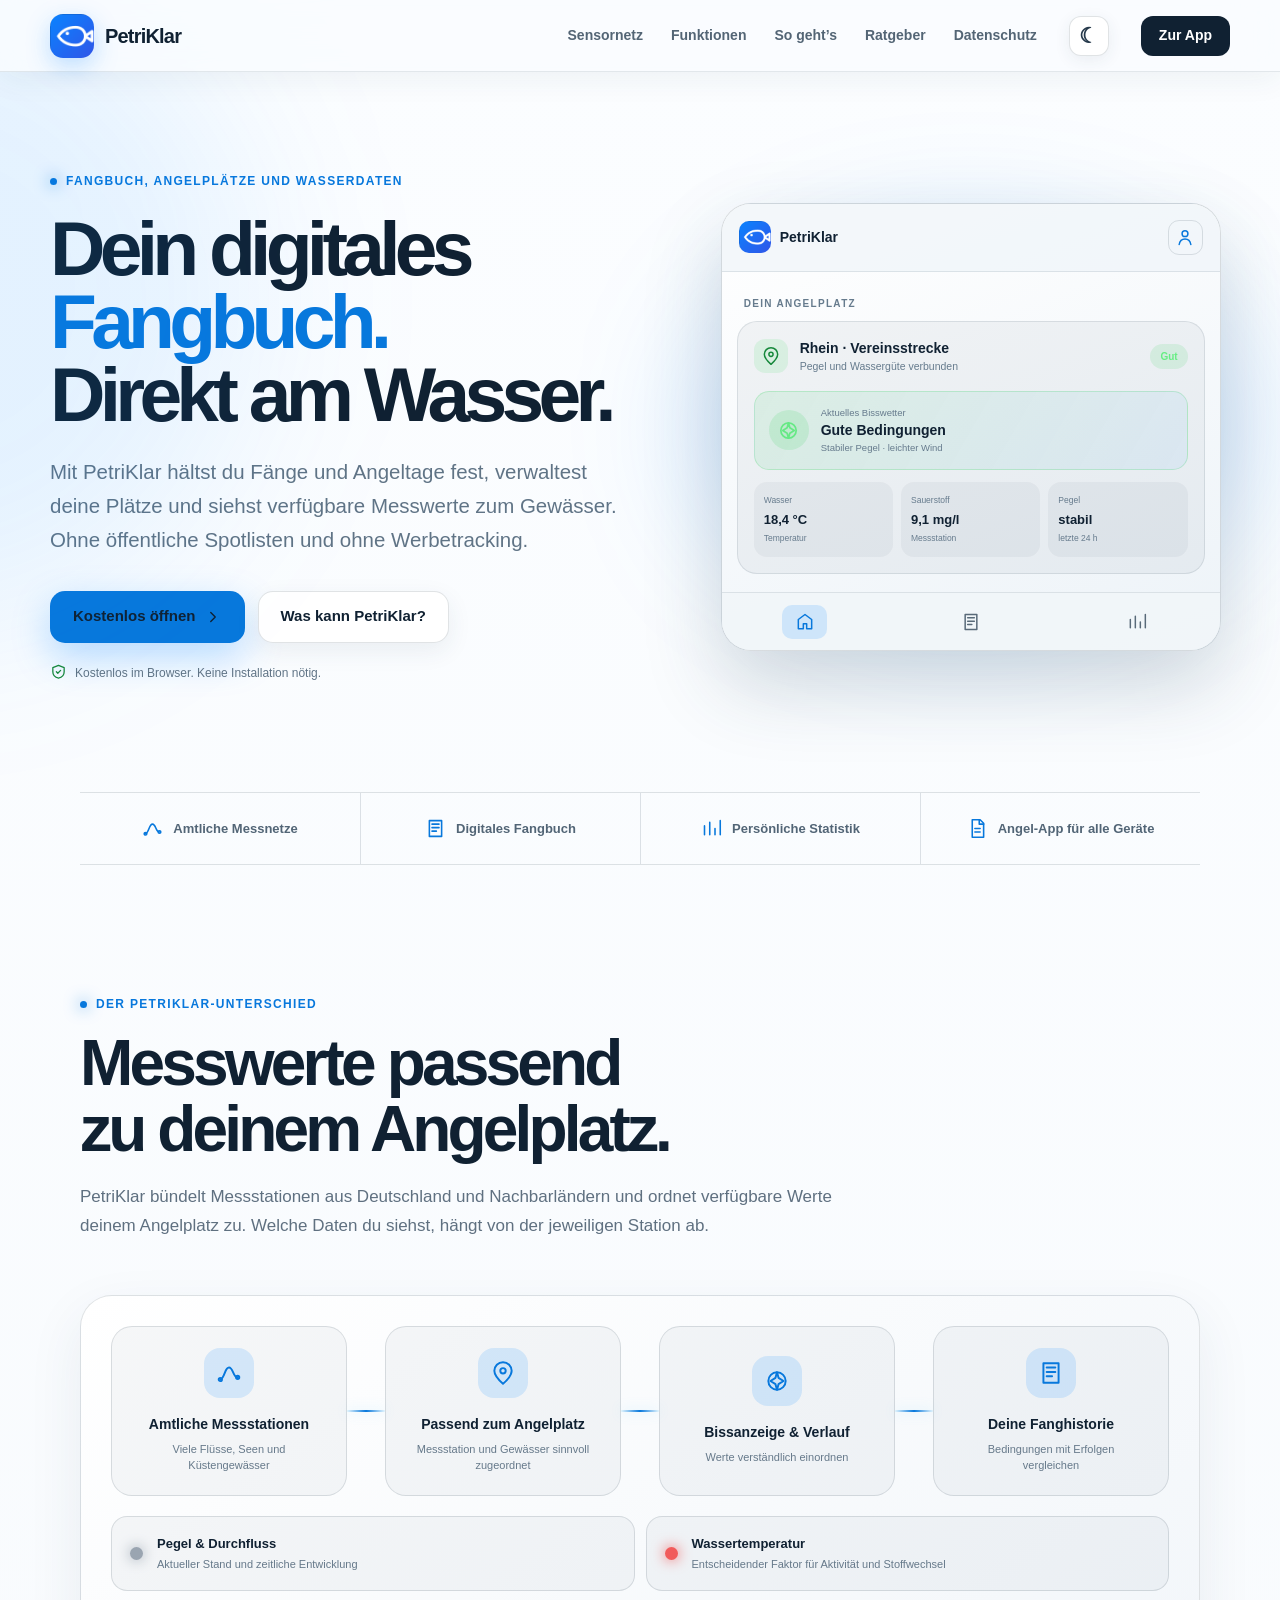
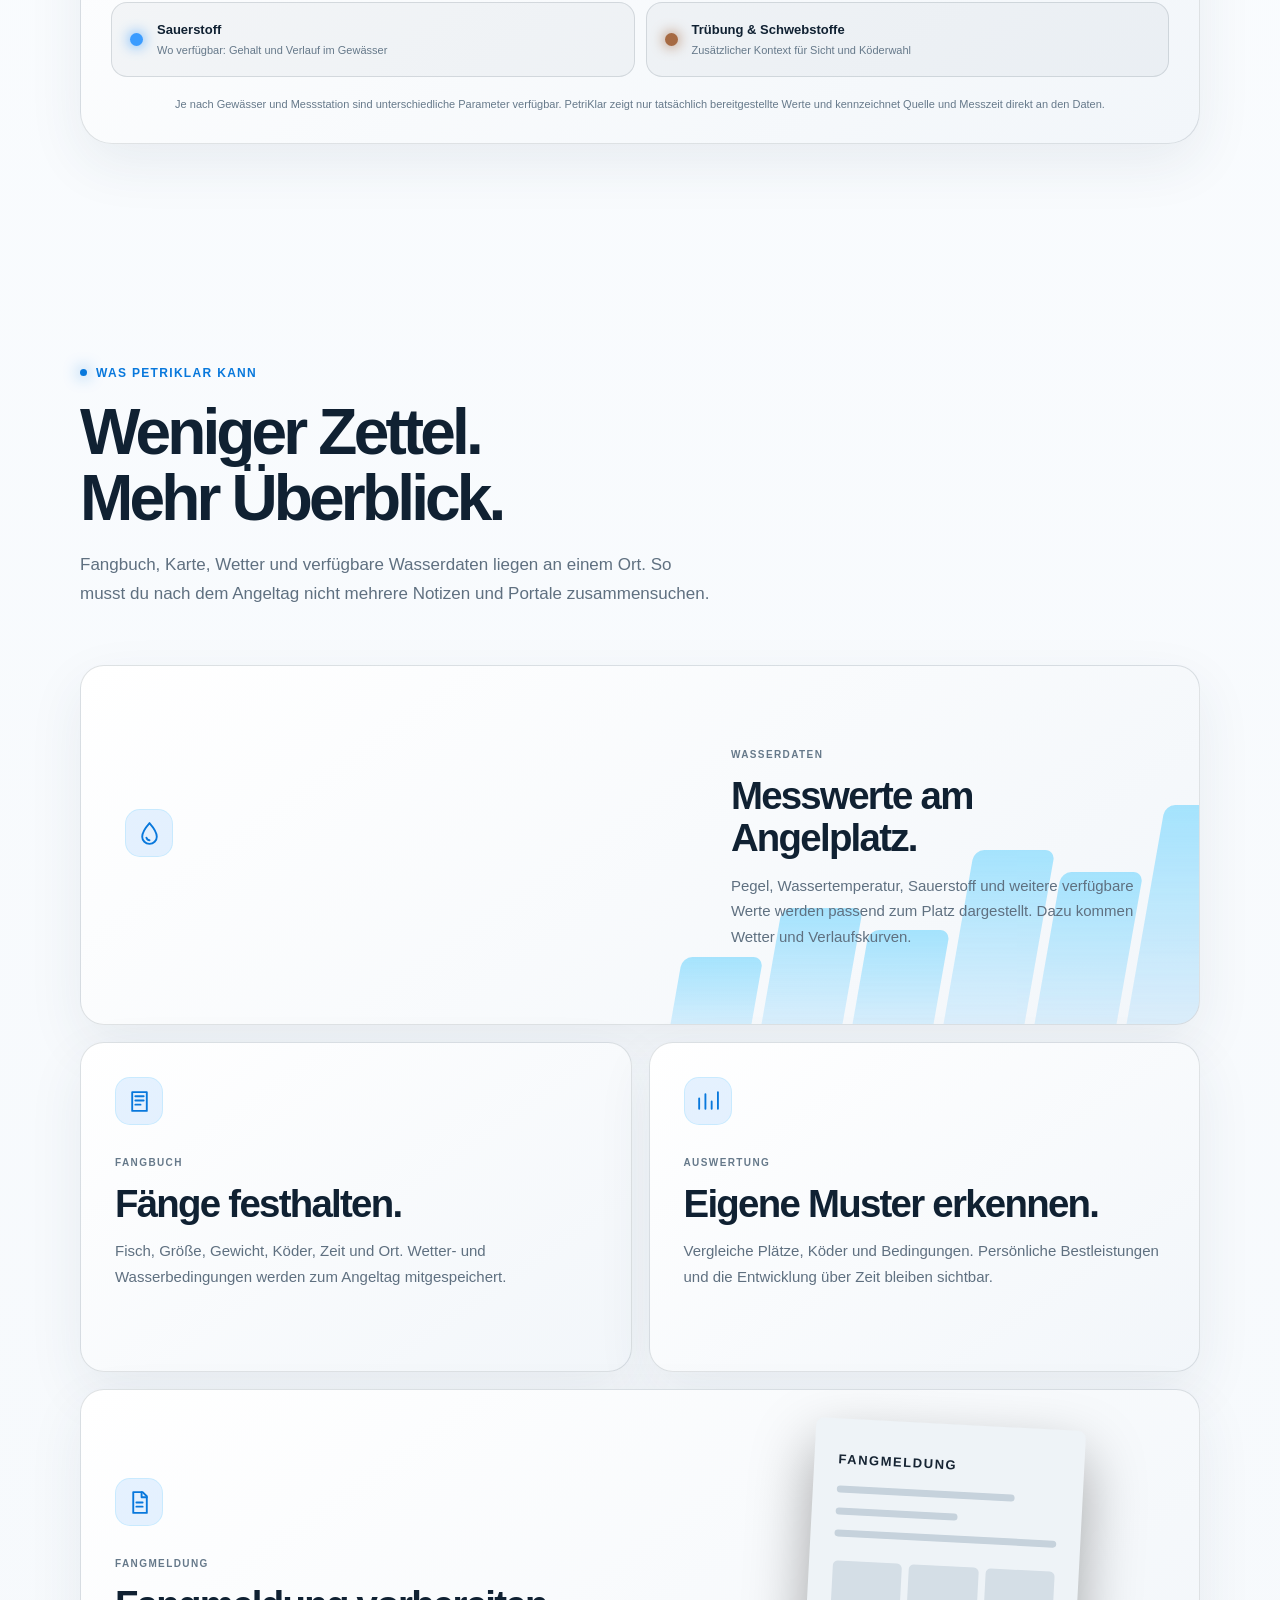
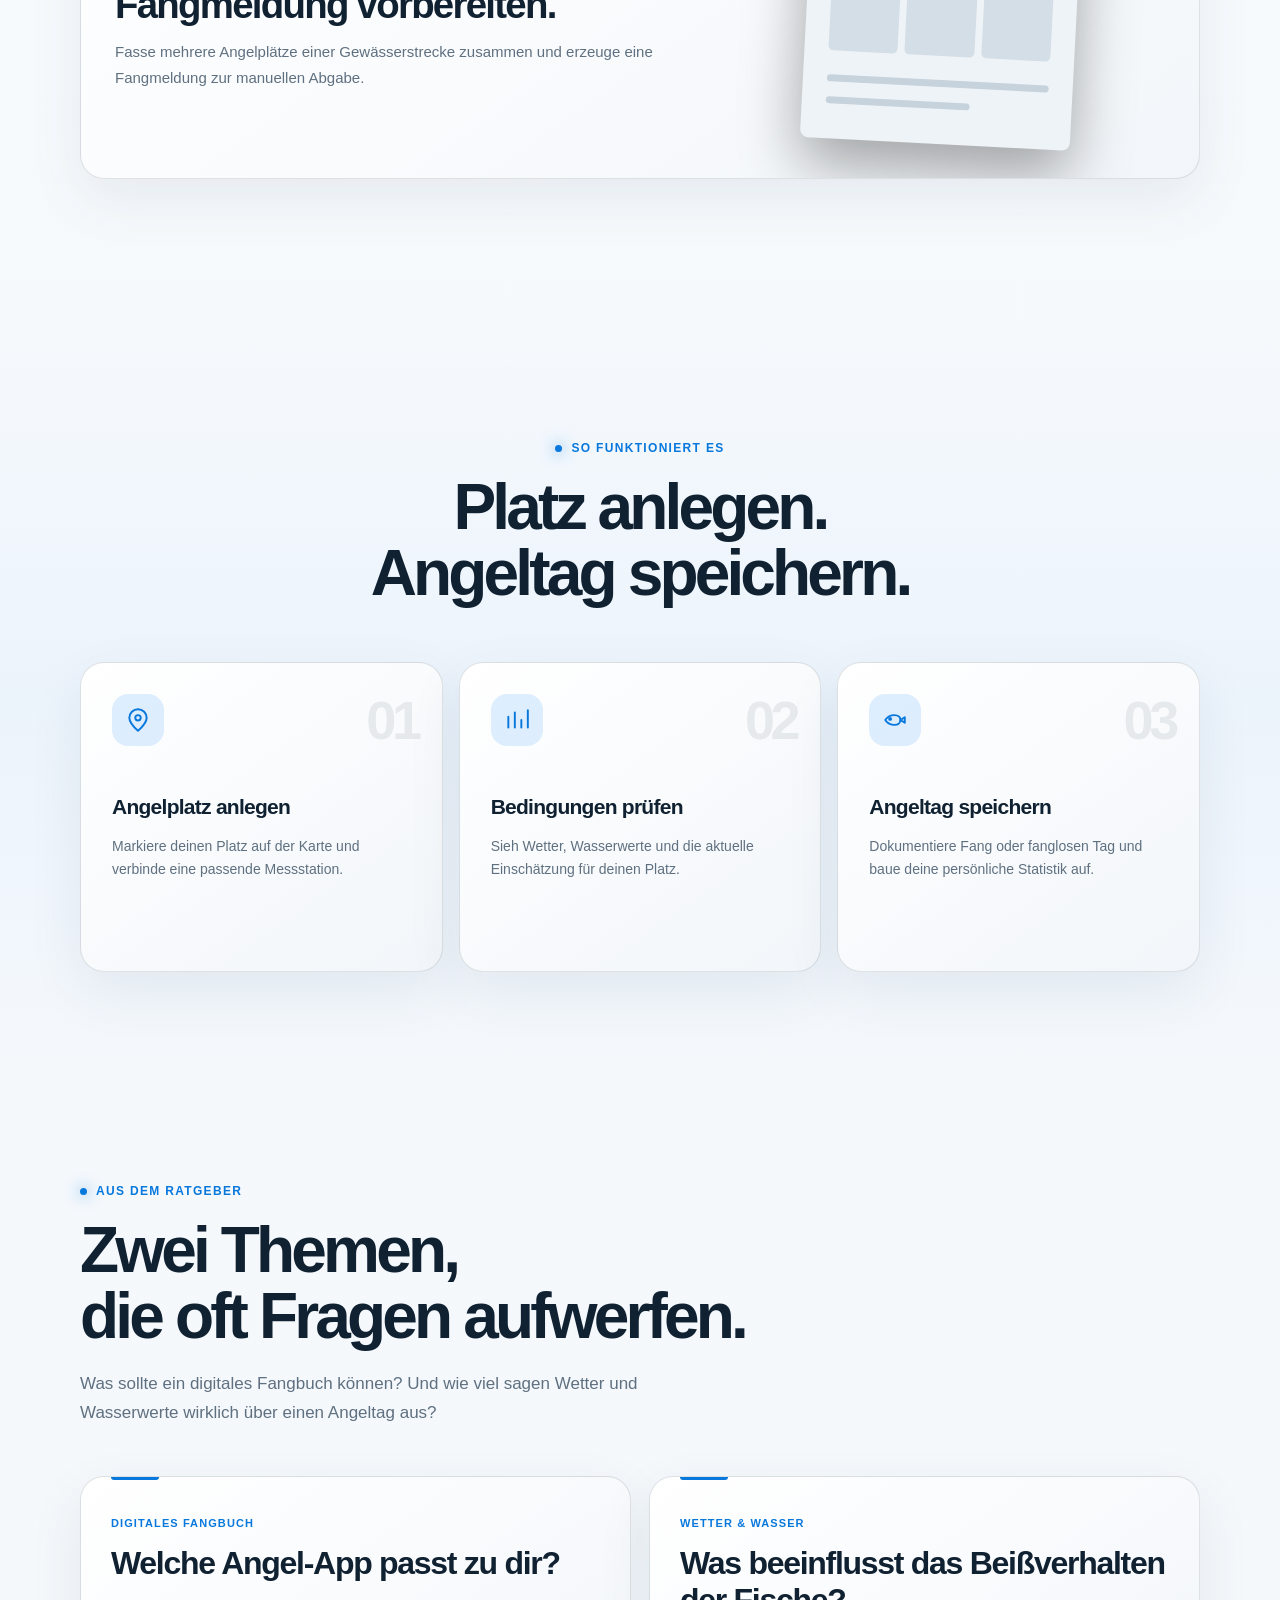
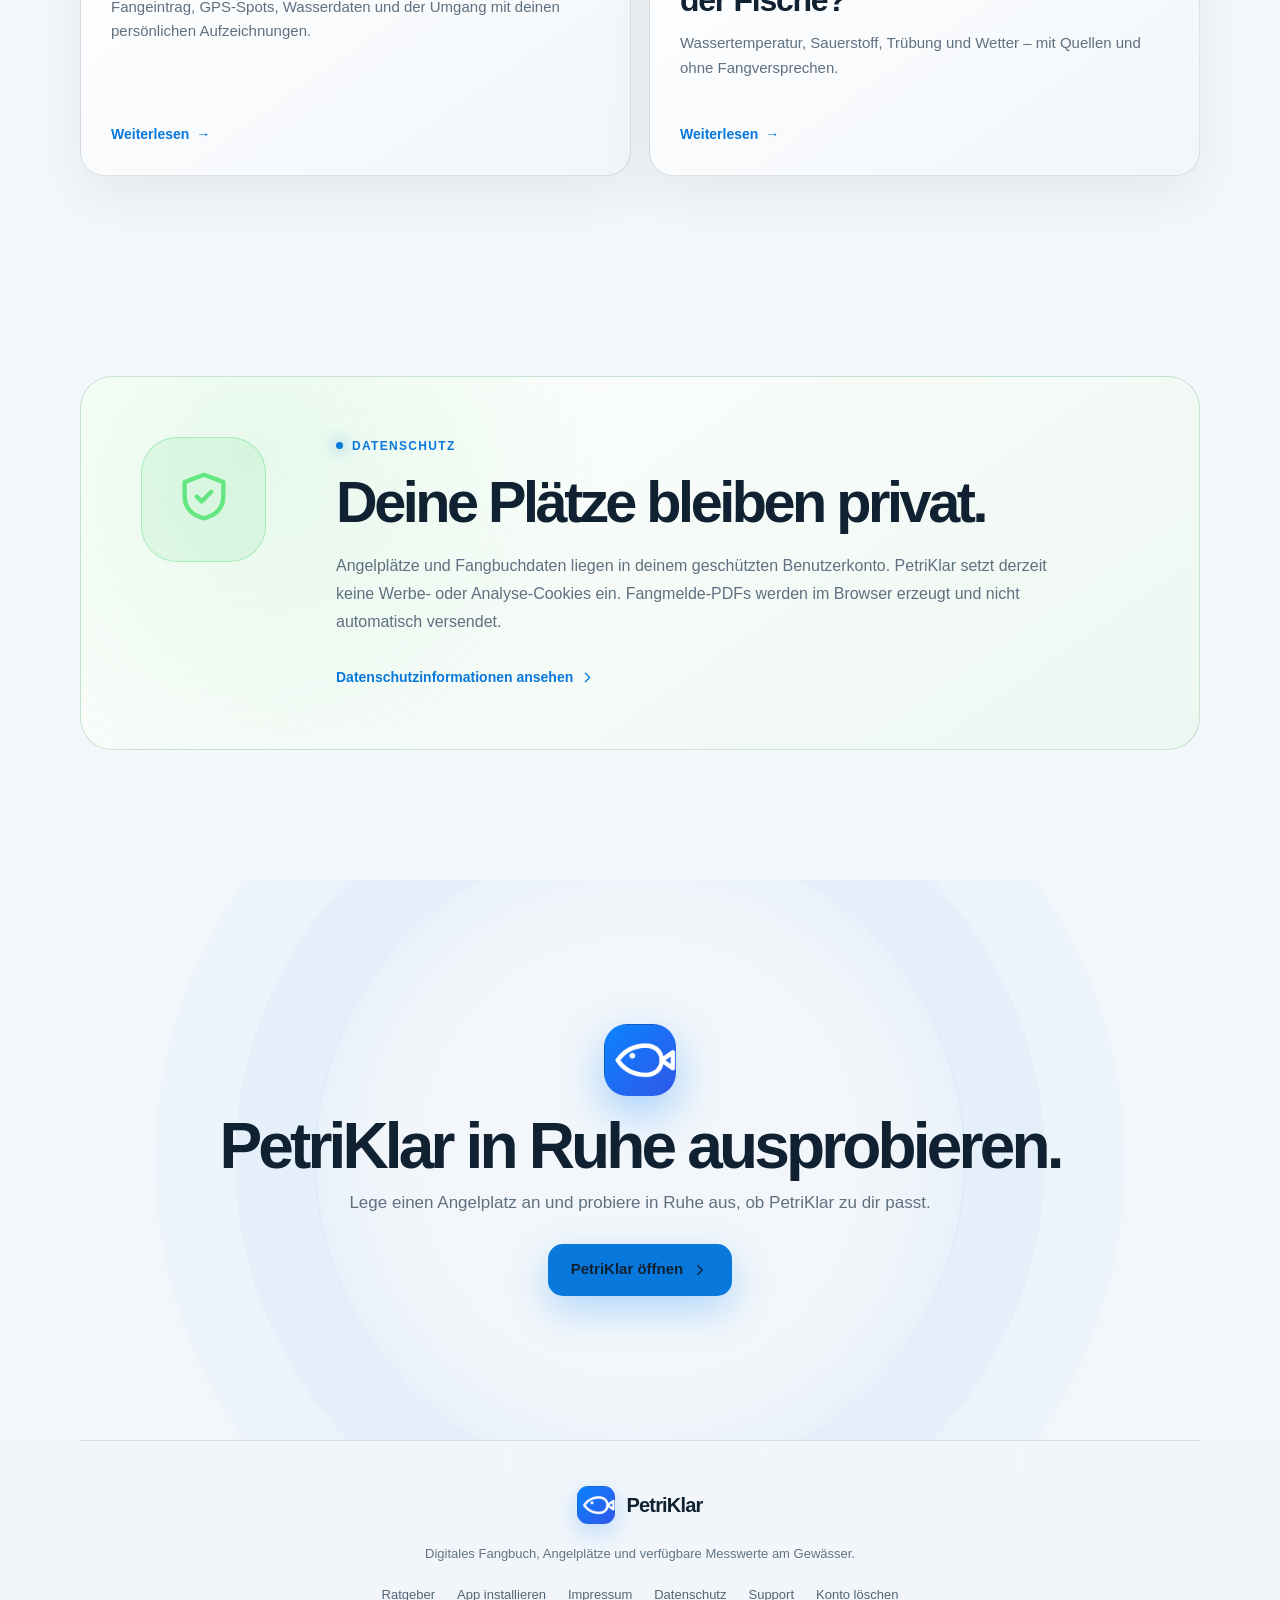
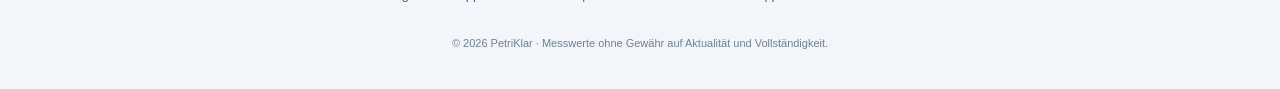
<file: index.html>
<!doctype html>
<html lang="de">
<head>
  <meta charset="utf-8">
  <meta name="viewport" content="width=device-width,initial-scale=1,viewport-fit=cover">
  <meta name="theme-color" content="#071018">
  <meta name="robots" content="index,follow,max-image-preview:large,max-snippet:-1,max-video-preview:-1">
  <meta name="description" content="PetriKlar ist ein digitales Fangbuch mit Angelplätzen und verfügbaren Messwerten am Gewässer. Privat, kostenlos und direkt im Browser.">
  <meta property="og:type" content="website">
  <meta property="og:locale" content="de_DE">
  <meta property="og:site_name" content="PetriKlar">
  <meta property="og:title" content="PetriKlar – digitales Fangbuch und Wasserdaten">
  <meta property="og:description" content="Fänge festhalten, Angelplätze verwalten und verfügbare Messwerte am Gewässer im Blick behalten.">
  <meta property="og:url" content="https://www.petriklar.com/">
  <meta name="twitter:card" content="summary">
  <meta name="twitter:title" content="PetriKlar – digitales Fangbuch und Wasserdaten">
  <meta name="twitter:description" content="Fänge festhalten, Angelplätze verwalten und Bedingungen am Gewässer einordnen.">
  <link rel="canonical" href="https://www.petriklar.com/">
  <link rel="manifest" href="manifest.webmanifest">
  <link rel="icon" href="/assets/icons/favicon.svg" type="image/svg+xml" sizes="any">
  <link rel="icon" href="/assets/icons/petriklar-192.png" type="image/png" sizes="192x192">
  <link rel="shortcut icon" href="/assets/icons/petriklar-192.png" type="image/png">
  <link rel="apple-touch-icon" href="/assets/icons/apple-touch-icon.png">
  <script src="theme.js?v=1"></script>
  <link rel="stylesheet" href="landing.css?v=7">
  <title>PetriKlar – Angel-App mit Fangbuch &amp; Live-Wasserdaten</title>
  <script type="application/ld+json">
  {
    "@context":"https://schema.org",
    "@graph":[
      {
        "@type":"WebSite",
        "@id":"https://www.petriklar.com/#website",
        "url":"https://www.petriklar.com/",
        "name":"PetriKlar",
        "alternateName":["PetriKlar Angel-App","petriklar.com"],
        "inLanguage":"de-DE",
        "publisher":{"@id":"https://www.petriklar.com/#organization"}
      },
      {
        "@type":"Organization",
        "@id":"https://www.petriklar.com/#organization",
        "name":"PetriKlar",
        "url":"https://www.petriklar.com/",
        "logo":{"@type":"ImageObject","url":"https://www.petriklar.com/assets/icons/petriklar-512.png","width":512,"height":512}
      },
      {
        "@type":"WebPage",
        "@id":"https://www.petriklar.com/#webpage",
        "url":"https://www.petriklar.com/",
        "name":"PetriKlar – Angel-App mit Fangbuch und Live-Wasserdaten",
        "description":"Digitales Fangbuch mit Angelplätzen und verfügbaren Messwerten am Gewässer.",
        "isPartOf":{"@id":"https://www.petriklar.com/#website"},
        "about":{"@id":"https://www.petriklar.com/#app"},
        "inLanguage":"de-DE"
      },
      {
        "@type":"WebApplication",
        "@id":"https://www.petriklar.com/#app",
        "name":"PetriKlar",
        "url":"https://www.petriklar.com/app.html",
        "installUrl":"https://www.petriklar.com/installieren.html",
        "applicationCategory":"LifestyleApplication",
        "applicationSubCategory":"Angel-App und digitales Fangbuch",
        "operatingSystem":"iOS, Android, Windows, macOS, Linux",
        "browserRequirements":"Moderner Browser mit JavaScript und Internetverbindung",
        "description":"PetriKlar hält Fänge und Angeltage fest und zeigt verfügbare Wasser- und Pegeldaten am gewählten Angelplatz.",
        "featureList":["Digitales Fangbuch","GPS-Angelplätze und optionale genaue Fangorte","Wetter-, Pegel- und Wasserdaten","Persönliche Fangstatistik","CSV-Export und Fangmelde-PDF"],
        "isAccessibleForFree":true,
        "offers":{"@type":"Offer","price":"0","priceCurrency":"EUR","availability":"https://schema.org/OnlineOnly"},
        "publisher":{"@id":"https://www.petriklar.com/#organization"},
        "inLanguage":"de-DE"
      }
    ]
  }
  </script>
</head>
<body>
  <header class="site-header">
    <a class="brand" href="./" aria-label="PetriKlar Startseite">
      <img src="assets/icons/petriklar-192.png" alt="" width="44" height="44">
      <span>PetriKlar</span>
    </a>
    <nav aria-label="Hauptnavigation">
      <a href="#sensornetz">Sensornetz</a>
      <a href="#funktionen">Funktionen</a>
      <a href="#ablauf">So geht’s</a>
      <a href="ratgeber/">Ratgeber</a>
      <a href="#vertrauen">Datenschutz</a>
    </nav>
    <button type="button" class="theme-toggle" data-theme-toggle onclick="toggleTheme()" aria-label="Darstellung wechseln" aria-pressed="false"><span aria-hidden="true">☾</span></button>
    <a class="header-cta" href="app.html">Zur App</a>
  </header>

  <main>
    <section class="hero">
      <div class="hero-copy">
        <div class="eyebrow"><span></span> Fangbuch, Angelplätze und Wasserdaten</div>
        <h1>Dein digitales<br><strong>Fangbuch.</strong><br>Direkt am Wasser.</h1>
        <p class="hero-lead">Mit PetriKlar hältst du Fänge und Angeltage fest, verwaltest deine Plätze und siehst verfügbare Messwerte zum Gewässer. Ohne öffentliche Spotlisten und ohne Werbetracking.</p>
        <div class="hero-actions">
          <a class="button primary" href="app.html">Kostenlos öffnen <svg viewBox="0 0 24 24" aria-hidden="true"><path d="m9 18 6-6-6-6"/></svg></a>
          <a class="button secondary" href="#funktionen">Was kann PetriKlar?</a>
        </div>
        <p class="hero-note"><svg viewBox="0 0 24 24" aria-hidden="true"><path d="M20 11c0 5-3.5 8-8 9-4.5-1-8-4-8-9V5l8-3 8 3v6Z"/><path d="m9 11 2 2 4-4"/></svg> Kostenlos im Browser. Keine Installation nötig.</p>
      </div>

      <div class="hero-demo" aria-label="Beispiel einer PetriKlar-Gewässeransicht">
        <div class="demo-glow"></div>
        <div class="app-window">
          <div class="window-head">
            <div class="mini-brand"><img src="assets/icons/petriklar-192.png" alt="" width="32" height="32"><span>PetriKlar</span></div>
            <div class="account-dot" aria-hidden="true"><svg viewBox="0 0 24 24"><circle cx="12" cy="8" r="3.5"/><path d="M5 21c.7-4.3 3-6.5 7-6.5s6.3 2.2 7 6.5"/></svg></div>
          </div>
          <div class="demo-label">DEIN ANGELPLATZ</div>
          <div class="spot-card">
            <div class="spot-top">
              <div class="pin green"><svg viewBox="0 0 24 24"><path d="M20 10c0 5-8 12-8 12S4 15 4 10a8 8 0 1 1 16 0Z"/><circle cx="12" cy="10" r="2.5"/></svg></div>
              <div><strong>Rhein · Vereinsstrecke</strong><span>Pegel und Wassergüte verbunden</span></div>
              <span class="condition good">Gut</span>
            </div>
            <div class="bite-card">
              <div class="bite-icon"><svg viewBox="0 0 24 24"><circle cx="12" cy="12" r="8"/><path d="m12 4 1.4 5.1L18 12l-4.6 2.9L12 20l-1.4-5.1L6 12l4.6-2.9L12 4Z"/></svg></div>
              <div><span>Aktuelles Bisswetter</span><strong>Gute Bedingungen</strong><small>Stabiler Pegel · leichter Wind</small></div>
            </div>
            <div class="sensor-grid">
              <div><span>Wasser</span><strong>18,4 °C</strong><small>Temperatur</small></div>
              <div><span>Sauerstoff</span><strong>9,1 mg/l</strong><small>Messstation</small></div>
              <div><span>Pegel</span><strong>stabil</strong><small>letzte 24 h</small></div>
            </div>
          </div>
          <div class="demo-tabs" aria-hidden="true">
            <span class="active"><svg viewBox="0 0 24 24"><path d="M4 20V9l8-6 8 6v11h-6v-6h-4v6H4Z"/></svg></span>
            <span><svg viewBox="0 0 24 24"><path d="M5 3h14v18H5z"/><path d="M8 7h8M8 11h8M8 15h5"/></svg></span>
            <span><svg viewBox="0 0 24 24"><path d="M4 19V9M10 19V5M16 19v-7M22 19V3"/></svg></span>
          </div>
        </div>
      </div>
    </section>

    <section class="trust-strip" aria-label="Vorteile">
      <div><svg viewBox="0 0 24 24"><path d="M4 18c4-1 4-11 8-11s4 10 8 9"/><circle cx="4" cy="18" r="1.5"/><circle cx="20" cy="16" r="1.5"/></svg><span>Amtliche Messnetze</span></div>
      <div><svg viewBox="0 0 24 24"><path d="M5 3h14v18H5z"/><path d="M8 7h8M8 11h8M8 15h5"/></svg><span>Digitales Fangbuch</span></div>
      <div><svg viewBox="0 0 24 24"><path d="M4 19V9M10 19V5M16 19v-7M22 19V3"/></svg><span>Persönliche Statistik</span></div>
      <div><svg viewBox="0 0 24 24"><path d="M6 2h9l4 4v16H6z"/><path d="M14 2v5h5M9 12h6M9 16h6"/></svg><span>Angel-App für alle Geräte</span></div>
    </section>

    <section id="sensornetz" class="section network-section">
      <div class="section-head network-head">
        <div class="eyebrow"><span></span> Der PetriKlar-Unterschied</div>
        <h2>Messwerte passend<br>zu deinem Angelplatz.</h2>
        <p>PetriKlar bündelt Messstationen aus Deutschland und Nachbarländern und ordnet verfügbare Werte deinem Angelplatz zu. Welche Daten du siehst, hängt von der jeweiligen Station ab.</p>
      </div>
      <div class="network-panel">
        <div class="network-flow" aria-label="Vom amtlichen Messwert zur persönlichen Fangerkenntnis">
          <div><span class="flow-icon"><svg viewBox="0 0 24 24"><path d="M4 18c4-1 4-11 8-11s4 10 8 9"/><circle cx="4" cy="18" r="1.5"/><circle cx="20" cy="16" r="1.5"/></svg></span><strong>Amtliche Messstationen</strong><small>Viele Flüsse, Seen und Küstengewässer</small></div>
          <i aria-hidden="true"></i>
          <div><span class="flow-icon"><svg viewBox="0 0 24 24"><path d="M20 10c0 5-8 12-8 12S4 15 4 10a8 8 0 1 1 16 0Z"/><circle cx="12" cy="10" r="2.5"/></svg></span><strong>Passend zum Angelplatz</strong><small>Messstation und Gewässer sinnvoll zugeordnet</small></div>
          <i aria-hidden="true"></i>
          <div><span class="flow-icon"><svg viewBox="0 0 24 24"><circle cx="12" cy="12" r="8"/><path d="m12 4 1.4 5.1L18 12l-4.6 2.9L12 20l-1.4-5.1L6 12l4.6-2.9L12 4Z"/></svg></span><strong>Bissanzeige &amp; Verlauf</strong><small>Werte verständlich einordnen</small></div>
          <i aria-hidden="true"></i>
          <div><span class="flow-icon"><svg viewBox="0 0 24 24"><path d="M5 3h14v18H5z"/><path d="M8 7h8M8 11h8M8 15h5"/></svg></span><strong>Deine Fanghistorie</strong><small>Bedingungen mit Erfolgen vergleichen</small></div>
        </div>
        <div class="parameter-grid">
          <article><span class="parameter-dot level"></span><div><strong>Pegel &amp; Durchfluss</strong><small>Aktueller Stand und zeitliche Entwicklung</small></div></article>
          <article><span class="parameter-dot temperature"></span><div><strong>Wassertemperatur</strong><small>Entscheidender Faktor für Aktivität und Stoffwechsel</small></div></article>
          <article><span class="parameter-dot oxygen"></span><div><strong>Sauerstoff</strong><small>Wo verfügbar: Gehalt und Verlauf im Gewässer</small></div></article>
          <article><span class="parameter-dot turbidity"></span><div><strong>Trübung &amp; Schwebstoffe</strong><small>Zusätzlicher Kontext für Sicht und Köderwahl</small></div></article>
        </div>
        <p class="network-note">Je nach Gewässer und Messstation sind unterschiedliche Parameter verfügbar. PetriKlar zeigt nur tatsächlich bereitgestellte Werte und kennzeichnet Quelle und Messzeit direkt an den Daten.</p>
      </div>
    </section>

    <section id="funktionen" class="section features">
      <div class="section-head">
        <div class="eyebrow"><span></span> Was PetriKlar kann</div>
        <h2>Weniger Zettel.<br>Mehr Überblick.</h2>
        <p>Fangbuch, Karte, Wetter und verfügbare Wasserdaten liegen an einem Ort. So musst du nach dem Angeltag nicht mehrere Notizen und Portale zusammensuchen.</p>
      </div>
      <div class="feature-grid">
        <article class="feature feature-wide water-feature">
          <div class="feature-icon"><svg viewBox="0 0 24 24"><path d="M12 2S5 10 5 15a7 7 0 0 0 14 0c0-5-7-13-7-13Z"/><path d="M9 16c.7 1.7 1.7 2.5 3 2.5"/></svg></div>
          <div><span class="feature-kicker">WASSERDATEN</span><h3>Messwerte am Angelplatz.</h3><p>Pegel, Wassertemperatur, Sauerstoff und weitere verfügbare Werte werden passend zum Platz dargestellt. Dazu kommen Wetter und Verlaufskurven.</p></div>
          <div class="water-lines" aria-hidden="true"><i></i><i></i><i></i><i></i><i></i><i></i></div>
        </article>

        <article class="feature">
          <div class="feature-icon"><svg viewBox="0 0 24 24"><path d="M5 3h14v18H5z"/><path d="M8 7h8M8 11h8M8 15h5"/></svg></div>
          <span class="feature-kicker">FANGBUCH</span><h3>Fänge festhalten.</h3><p>Fisch, Größe, Gewicht, Köder, Zeit und Ort. Wetter- und Wasserbedingungen werden zum Angeltag mitgespeichert.</p>
        </article>

        <article class="feature">
          <div class="feature-icon"><svg viewBox="0 0 24 24"><path d="M4 19V9M10 19V5M16 19v-7M22 19V3"/></svg></div>
          <span class="feature-kicker">AUSWERTUNG</span><h3>Eigene Muster erkennen.</h3><p>Vergleiche Plätze, Köder und Bedingungen. Persönliche Bestleistungen und die Entwicklung über Zeit bleiben sichtbar.</p>
        </article>

        <article class="feature feature-wide report-feature">
          <div class="report-copy">
            <div class="feature-icon"><svg viewBox="0 0 24 24"><path d="M6 2h9l4 4v16H6z"/><path d="M14 2v5h5M9 12h6M9 16h6"/></svg></div>
            <span class="feature-kicker">FANGMELDUNG</span><h3>Fangmeldung vorbereiten.</h3><p>Fasse mehrere Angelplätze einer Gewässerstrecke zusammen und erzeuge eine Fangmeldung zur manuellen Abgabe.</p>
          </div>
          <div class="report-sheet" aria-hidden="true"><b>FANGMELDUNG</b><span></span><span></span><span></span><div><i></i><i></i><i></i></div><span></span><span></span></div>
        </article>
      </div>
    </section>

    <section id="ablauf" class="section steps-section">
      <div class="section-head centered">
        <div class="eyebrow"><span></span> So funktioniert es</div>
        <h2>Platz anlegen.<br>Angeltag speichern.</h2>
      </div>
      <div class="steps">
        <article><span class="step-number">01</span><div class="step-icon"><svg viewBox="0 0 24 24"><path d="M20 10c0 5-8 12-8 12S4 15 4 10a8 8 0 1 1 16 0Z"/><circle cx="12" cy="10" r="2.5"/></svg></div><h3>Angelplatz anlegen</h3><p>Markiere deinen Platz auf der Karte und verbinde eine passende Messstation.</p></article>
        <article><span class="step-number">02</span><div class="step-icon"><svg viewBox="0 0 24 24"><path d="M4 19V9M10 19V5M16 19v-7M22 19V3"/></svg></div><h3>Bedingungen prüfen</h3><p>Sieh Wetter, Wasserwerte und die aktuelle Einschätzung für deinen Platz.</p></article>
        <article><span class="step-number">03</span><div class="step-icon"><svg viewBox="0 0 24 24"><path d="M3 12c2-3 5-4.5 8.5-4.5S17 9.5 17 12s-2 4.5-5.5 4.5S5 15 3 12Z"/><path d="M17 12l4-2.5v5z"/><circle cx="7.5" cy="11" r=".9"/></svg></div><h3>Angeltag speichern</h3><p>Dokumentiere Fang oder fanglosen Tag und baue deine persönliche Statistik auf.</p></article>
      </div>
    </section>

    <section id="ratgeber" class="section guide-section">
      <div class="section-head">
        <div class="eyebrow"><span></span> Aus dem Ratgeber</div>
        <h2>Zwei Themen,<br>die oft Fragen aufwerfen.</h2>
        <p>Was sollte ein digitales Fangbuch können? Und wie viel sagen Wetter und Wasserwerte wirklich über einen Angeltag aus?</p>
      </div>
      <div class="home-guide-grid">
        <article class="home-guide-card">
          <div class="home-guide-copy"><span>Digitales Fangbuch</span><h3><a href="ratgeber/angel-app-digitales-fangbuch.html">Welche Angel-App passt zu dir?</a></h3><p>Fangeintrag, GPS-Spots, Wasserdaten und der Umgang mit deinen persönlichen Aufzeichnungen.</p><a class="guide-link" href="ratgeber/angel-app-digitales-fangbuch.html">Weiterlesen <span aria-hidden="true">→</span></a></div>
        </article>
        <article class="home-guide-card">
          <div class="home-guide-copy"><span>Wetter &amp; Wasser</span><h3><a href="ratgeber/beissverhalten-der-fische.html">Was beeinflusst das Beißverhalten der Fische?</a></h3><p>Wassertemperatur, Sauerstoff, Trübung und Wetter – mit Quellen und ohne Fangversprechen.</p><a class="guide-link" href="ratgeber/beissverhalten-der-fische.html">Weiterlesen <span aria-hidden="true">→</span></a></div>
        </article>
      </div>
    </section>

    <section id="vertrauen" class="section privacy-section">
      <div class="privacy-card">
        <div class="privacy-icon"><svg viewBox="0 0 24 24"><path d="M20 11c0 5-3.5 8-8 9-4.5-1-8-4-8-9V5l8-3 8 3v6Z"/><path d="m9 11 2 2 4-4"/></svg></div>
        <div><div class="eyebrow"><span></span> Datenschutz</div><h2>Deine Plätze bleiben privat.</h2><p>Angelplätze und Fangbuchdaten liegen in deinem geschützten Benutzerkonto. PetriKlar setzt derzeit keine Werbe- oder Analyse-Cookies ein. Fangmelde-PDFs werden im Browser erzeugt und nicht automatisch versendet.</p><a href="legal/datenschutz.html">Datenschutzinformationen ansehen <svg viewBox="0 0 24 24"><path d="m9 18 6-6-6-6"/></svg></a></div>
      </div>
    </section>

    <section class="final-cta">
      <div class="cta-rings" aria-hidden="true"></div>
      <img src="assets/icons/petriklar-192.png" alt="" width="72" height="72">
      <h2>PetriKlar in Ruhe ausprobieren.</h2>
      <p>Lege einen Angelplatz an und probiere in Ruhe aus, ob PetriKlar zu dir passt.</p>
      <a class="button primary" href="app.html">PetriKlar öffnen <svg viewBox="0 0 24 24" aria-hidden="true"><path d="m9 18 6-6-6-6"/></svg></a>
    </section>
  </main>

  <footer>
    <a class="brand footer-brand" href="./"><img src="assets/icons/petriklar-192.png" alt="" width="38" height="38"><span>PetriKlar</span></a>
    <p>Digitales Fangbuch, Angelplätze und verfügbare Messwerte am Gewässer.</p>
    <div class="footer-links"><a href="ratgeber/">Ratgeber</a><a href="installieren.html">App installieren</a><a href="legal/impressum.html">Impressum</a><a href="legal/datenschutz.html">Datenschutz</a><a href="legal/support.html">Support</a><a href="legal/konto-loeschen.html">Konto löschen</a></div>
    <small>© <span id="year"></span> PetriKlar · Messwerte ohne Gewähr auf Aktualität und Vollständigkeit.</small>
  </footer>
  <script>document.getElementById("year").textContent=new Date().getFullYear();</script>
</body>
</html>
</file>
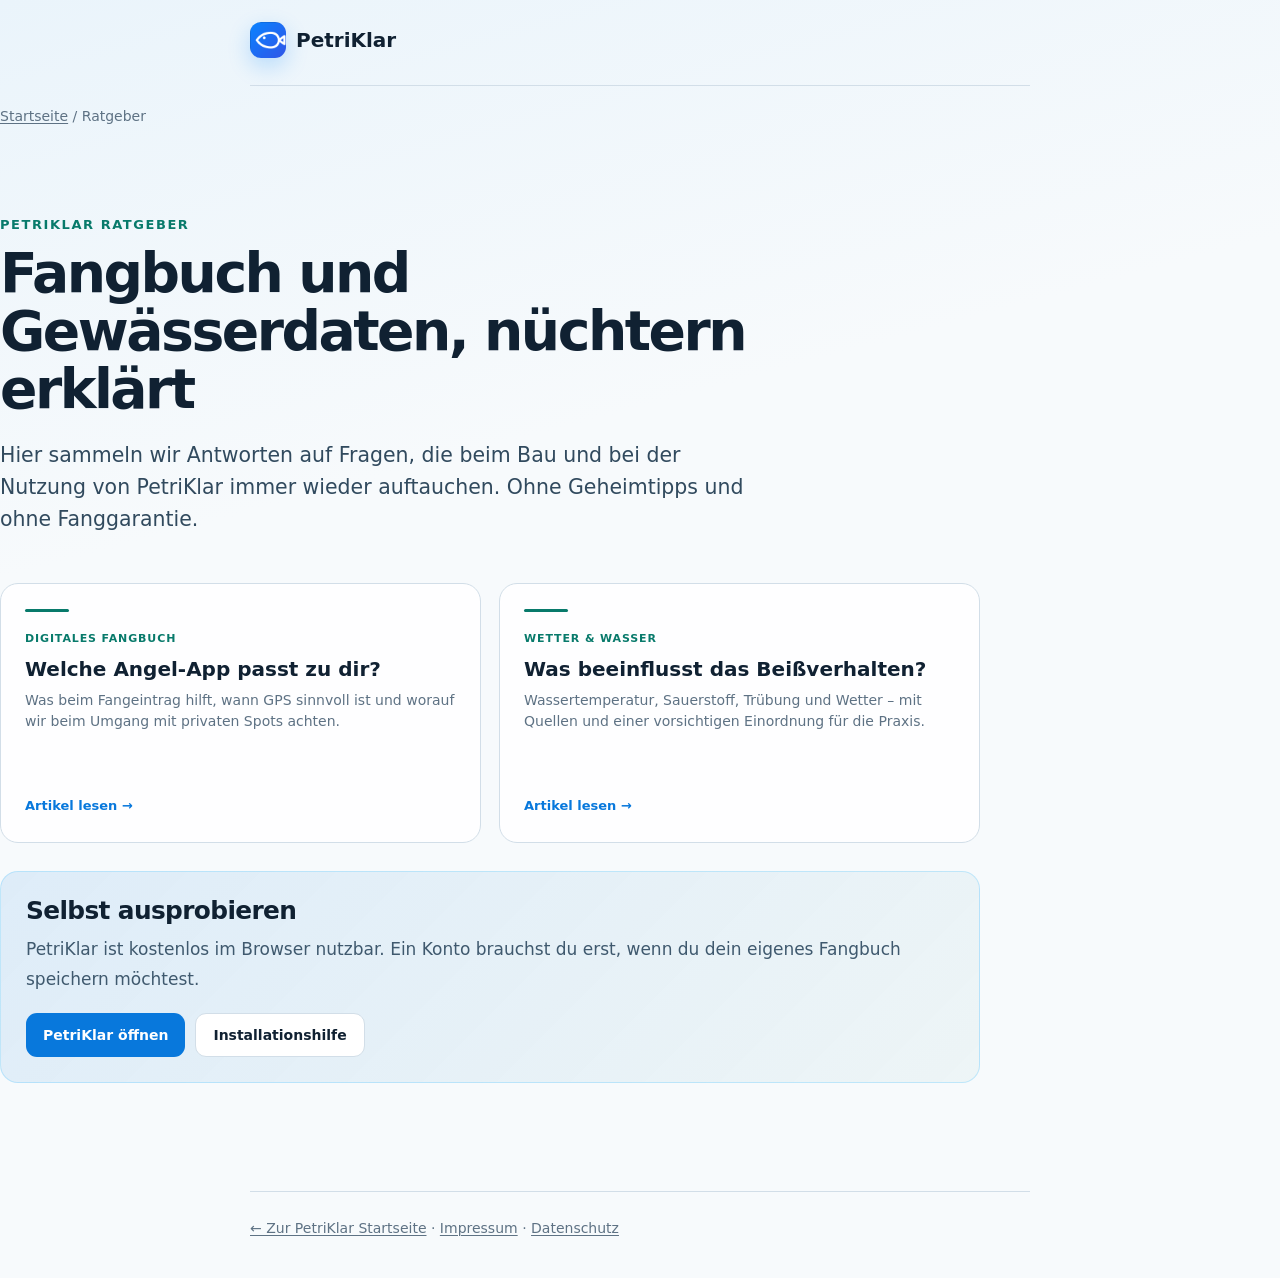
<file: ratgeber/index.html>
<!doctype html>
<html lang="de">
<head>
  <meta charset="utf-8">
  <meta name="viewport" content="width=device-width,initial-scale=1,viewport-fit=cover">
  <meta name="theme-color" content="#071019">
  <meta name="robots" content="index,follow,max-image-preview:large,max-snippet:-1,max-video-preview:-1">
  <title>Ratgeber zu Fangbuch und Gewässerdaten | PetriKlar</title>
  <meta name="description" content="PetriKlar ordnet Fragen zu digitalen Fangbüchern, privaten GPS-Spots, Wasserdaten und Beißverhalten verständlich und mit Quellen ein.">
  <link rel="canonical" href="https://www.petriklar.com/ratgeber/">
  <link rel="icon" href="../assets/icons/favicon.svg" type="image/svg+xml" sizes="any">
  <link rel="apple-touch-icon" href="../assets/icons/apple-touch-icon.png">
  <meta property="og:type" content="website">
  <meta property="og:locale" content="de_DE">
  <meta property="og:site_name" content="PetriKlar">
  <meta property="og:title" content="Ratgeber zu Fangbuch und Gewässerdaten | PetriKlar">
  <meta property="og:description" content="Zwei nüchterne Einordnungen zu digitalen Fangbüchern und Bedingungen am Gewässer.">
  <meta property="og:url" content="https://www.petriklar.com/ratgeber/">
  <meta name="twitter:card" content="summary">
  <meta name="twitter:title" content="Ratgeber zu Fangbuch und Gewässerdaten | PetriKlar">
  <meta name="twitter:description" content="Digitale Fangbücher und Bedingungen am Gewässer, verständlich und ohne Fangversprechen eingeordnet.">
  <link rel="stylesheet" href="ratgeber.css?v=2">
  <script type="application/ld+json">
  {
    "@context":"https://schema.org",
    "@type":"CollectionPage",
    "name":"Ratgeber von PetriKlar",
    "description":"Einordnungen zu digitalen Fangbüchern, privaten GPS-Spots, Gewässerdaten und Beißverhalten.",
    "url":"https://www.petriklar.com/ratgeber/",
    "inLanguage":"de-DE",
    "isPartOf":{"@type":"WebSite","name":"PetriKlar","url":"https://www.petriklar.com/"}
  }
  </script>
  <script type="application/ld+json">
  {"@context":"https://schema.org","@type":"BreadcrumbList","itemListElement":[{"@type":"ListItem","position":1,"name":"Startseite","item":"https://www.petriklar.com/"},{"@type":"ListItem","position":2,"name":"Ratgeber","item":"https://www.petriklar.com/ratgeber/"}]}
  </script>
</head>
<body>
  <header class="shell site-head"><a class="brand" href="../" aria-label="PetriKlar Startseite"><img src="../assets/icons/petriklar-192.png" alt="" width="36" height="36">PetriKlar</a></header>
  <main class="collection">
    <nav class="crumbs" aria-label="Brotkrümelnavigation"><a href="../">Startseite</a> <span aria-hidden="true">/</span> Ratgeber</nav>
    <div class="collection-intro">
      <p class="eyebrow">PetriKlar Ratgeber</p>
      <h1>Fangbuch und Gewässerdaten, nüchtern erklärt</h1>
      <p class="lead">Hier sammeln wir Antworten auf Fragen, die beim Bau und bei der Nutzung von PetriKlar immer wieder auftauchen. Ohne Geheimtipps und ohne Fanggarantie.</p>
    </div>
    <div class="guide-grid">
      <a class="guide-card" href="angel-app-digitales-fangbuch.html">
        <span class="guide-card-copy"><small>Digitales Fangbuch</small><strong>Welche Angel-App passt zu dir?</strong><p>Was beim Fangeintrag hilft, wann GPS sinnvoll ist und worauf wir beim Umgang mit privaten Spots achten.</p><span class="card-link">Artikel lesen →</span></span>
      </a>
      <a class="guide-card" href="beissverhalten-der-fische.html">
        <span class="guide-card-copy"><small>Wetter &amp; Wasser</small><strong>Was beeinflusst das Beißverhalten?</strong><p>Wassertemperatur, Sauerstoff, Trübung und Wetter – mit Quellen und einer vorsichtigen Einordnung für die Praxis.</p><span class="card-link">Artikel lesen →</span></span>
      </a>
    </div>
    <aside class="app-cta">
      <h2>Selbst ausprobieren</h2>
      <p>PetriKlar ist kostenlos im Browser nutzbar. Ein Konto brauchst du erst, wenn du dein eigenes Fangbuch speichern möchtest.</p>
      <div class="cta-actions"><a class="cta-button" href="../app.html">PetriKlar öffnen</a><a class="cta-button secondary" href="../installieren.html">Installationshilfe</a></div>
    </aside>
  </main>
  <footer class="shell site-foot"><a href="../">← Zur PetriKlar Startseite</a> · <a href="../legal/impressum.html">Impressum</a> · <a href="../legal/datenschutz.html">Datenschutz</a></footer>
</body>
</html>
</file>
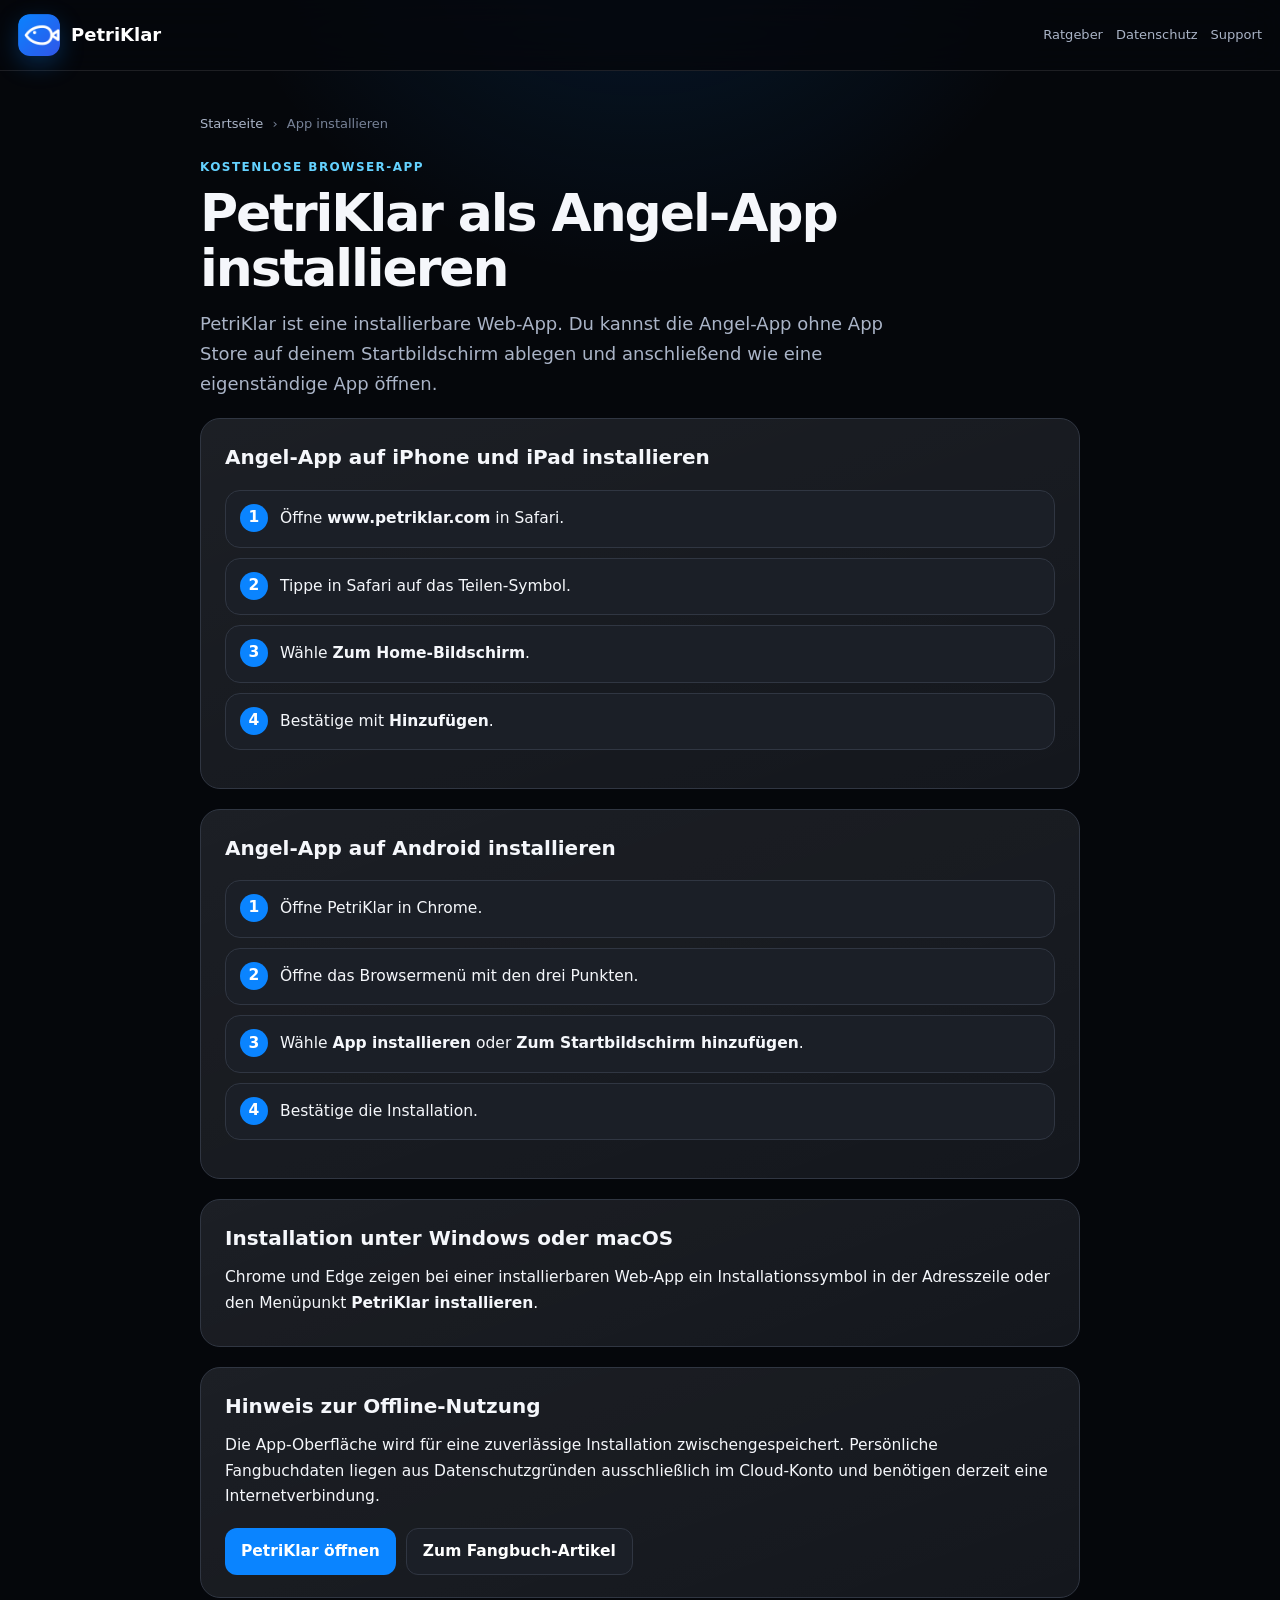
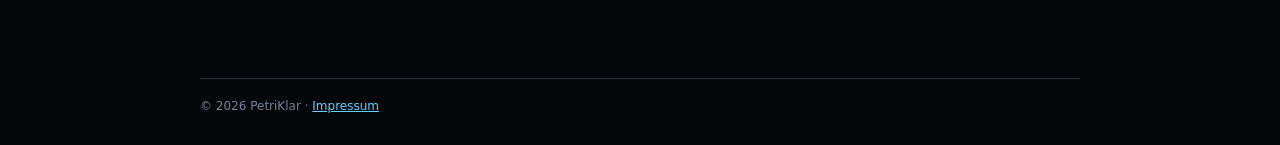
<file: installieren.html>
<!doctype html>
<html lang="de">
<head>
  <meta charset="utf-8">
  <meta name="viewport" content="width=device-width,initial-scale=1,viewport-fit=cover">
  <meta name="theme-color" content="#0a84ff">
  <meta name="robots" content="index,follow,max-image-preview:large,max-snippet:-1,max-video-preview:-1">
  <meta name="description" content="PetriKlar als Angel-App auf iPhone, Android, Windows oder Mac installieren – kostenlos und direkt aus dem Browser, ohne App Store.">
  <link rel="canonical" href="https://www.petriklar.com/installieren.html">
  <link rel="manifest" href="manifest.webmanifest">
  <link rel="icon" href="assets/icons/petriklar-192.png" sizes="192x192">
  <link rel="apple-touch-icon" href="assets/icons/apple-touch-icon.png">
  <link rel="stylesheet" href="legal/legal.css">
  <meta property="og:type" content="website">
  <meta property="og:locale" content="de_DE">
  <meta property="og:site_name" content="PetriKlar">
  <meta property="og:title" content="Angel-App installieren auf iPhone &amp; Android | PetriKlar">
  <meta property="og:description" content="Installiere PetriKlar kostenlos als Angel-App auf deinem Startbildschirm – ohne App Store.">
  <meta property="og:url" content="https://www.petriklar.com/installieren.html">
  <meta name="twitter:card" content="summary">
  <meta name="twitter:title" content="PetriKlar als Angel-App installieren">
  <meta name="twitter:description" content="Kostenlos auf iPhone, Android, Windows oder Mac installieren – ohne App Store.">
  <title>Angel-App installieren auf iPhone &amp; Android | PetriKlar</title>
  <script type="application/ld+json">
  {
    "@context":"https://schema.org",
    "@graph":[
      {
        "@type":"WebPage",
        "@id":"https://www.petriklar.com/installieren.html#webpage",
        "url":"https://www.petriklar.com/installieren.html",
        "name":"Angel-App installieren auf iPhone & Android | PetriKlar",
        "description":"Anleitung, um PetriKlar kostenlos als Angel-App auf iPhone, Android, Windows oder Mac zu installieren.",
        "inLanguage":"de-DE",
        "isPartOf":{"@id":"https://www.petriklar.com/#website"},
        "breadcrumb":{"@id":"https://www.petriklar.com/installieren.html#breadcrumb"}
      },
      {
        "@type":"BreadcrumbList",
        "@id":"https://www.petriklar.com/installieren.html#breadcrumb",
        "itemListElement":[
          {"@type":"ListItem","position":1,"name":"Startseite","item":"https://www.petriklar.com/"},
          {"@type":"ListItem","position":2,"name":"Angel-App installieren","item":"https://www.petriklar.com/installieren.html"}
        ]
      }
    ]
  }
  </script>
</head>
<body>
  <header class="sitehead">
    <a class="brand" href="./"><img src="assets/icons/petriklar-192.png" alt="" width="42" height="42">PetriKlar</a>
    <nav><a href="ratgeber/">Ratgeber</a><a href="legal/datenschutz.html">Datenschutz</a><a href="legal/support.html">Support</a></nav>
  </header>
  <main class="legal-main">
    <nav class="breadcrumbs" aria-label="Brotkrümelnavigation"><a href="./">Startseite</a> <span aria-hidden="true">›</span> <span>App installieren</span></nav>
    <div class="eyebrow">Kostenlose Browser-App</div>
    <h1>PetriKlar als Angel-App installieren</h1>
    <p class="lead">PetriKlar ist eine installierbare Web-App. Du kannst die Angel-App ohne App Store auf deinem Startbildschirm ablegen und anschließend wie eine eigenständige App öffnen.</p>
    <section>
      <h2>Angel-App auf iPhone und iPad installieren</h2>
      <ol class="steps"><li>Öffne <strong>www.petriklar.com</strong> in Safari.</li><li>Tippe in Safari auf das Teilen-Symbol.</li><li>Wähle <strong>Zum Home-Bildschirm</strong>.</li><li>Bestätige mit <strong>Hinzufügen</strong>.</li></ol>
    </section>
    <section>
      <h2>Angel-App auf Android installieren</h2>
      <ol class="steps"><li>Öffne PetriKlar in Chrome.</li><li>Öffne das Browsermenü mit den drei Punkten.</li><li>Wähle <strong>App installieren</strong> oder <strong>Zum Startbildschirm hinzufügen</strong>.</li><li>Bestätige die Installation.</li></ol>
    </section>
    <section>
      <h2>Installation unter Windows oder macOS</h2>
      <p>Chrome und Edge zeigen bei einer installierbaren Web-App ein Installationssymbol in der Adresszeile oder den Menüpunkt <strong>PetriKlar installieren</strong>.</p>
    </section>
    <section>
      <h2>Hinweis zur Offline-Nutzung</h2>
      <p>Die App-Oberfläche wird für eine zuverlässige Installation zwischengespeichert. Persönliche Fangbuchdaten liegen aus Datenschutzgründen ausschließlich im Cloud-Konto und benötigen derzeit eine Internetverbindung.</p>
      <div class="buttonrow"><a class="button" href="app.html">PetriKlar öffnen</a><a class="button secondary" href="ratgeber/angel-app-digitales-fangbuch.html">Zum Fangbuch-Artikel</a></div>
    </section>
  </main>
  <footer class="sitefoot">© <span data-current-year></span> PetriKlar · <a href="legal/impressum.html">Impressum</a></footer>
  <script>document.querySelectorAll('[data-current-year]').forEach(e=>e.textContent=new Date().getFullYear());if('serviceWorker'in navigator&&(location.protocol==='https:'||location.hostname==='localhost'))navigator.serviceWorker.register('./service-worker.js?v=90');</script>
</body>
</html>
</file>
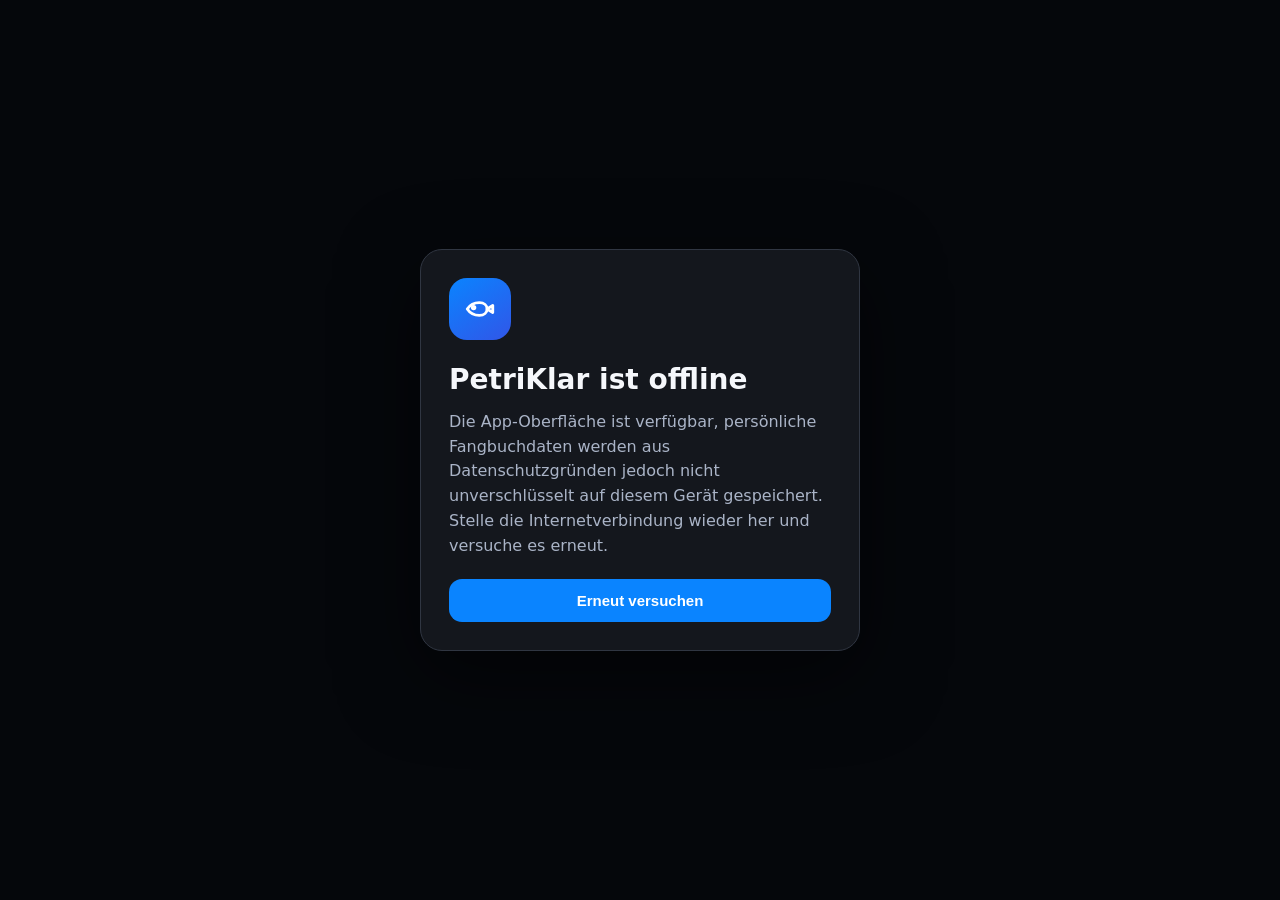
<file: offline.html>
<!doctype html>
<html lang="de">
<head>
  <meta charset="utf-8">
  <meta name="viewport" content="width=device-width,initial-scale=1,viewport-fit=cover">
  <meta name="theme-color" content="#0a84ff">
  <meta name="robots" content="noindex,nofollow">
  <title>PetriKlar · Offline</title>
  <style>html{color-scheme:dark}body{margin:0;min-height:100vh;display:grid;place-items:center;background:#05070b;color:#f5f7fb;font:16px/1.55 system-ui,-apple-system,BlinkMacSystemFont,"Segoe UI",sans-serif;padding:24px;box-sizing:border-box}.card{width:min(440px,100%);background:#14171d;border:1px solid #303642;border-radius:22px;padding:28px;box-sizing:border-box;box-shadow:0 24px 80px #0008}.logo{width:62px;height:62px;border-radius:18px;background:linear-gradient(145deg,#0a84ff,#3156e8);display:grid;place-items:center;margin-bottom:18px}.logo svg{width:34px;fill:none;stroke:white;stroke-width:2;stroke-linecap:round;stroke-linejoin:round}h1{margin:0 0 8px;font-size:28px}p{color:#aab4c7;margin:0 0 20px}button{width:100%;border:0;border-radius:13px;background:#0a84ff;color:white;padding:13px;font-weight:700;font-size:15px;cursor:pointer}</style>
</head>
<body><main class="card"><div class="logo"><svg viewBox="0 0 24 24"><path d="M3 12c2-3 5-4.5 8.5-4.5S17 9.5 17 12s-2 4.5-5.5 4.5S5 15 3 12Z"/><path d="M17 12l4-2.5v5z"/><circle cx="7.5" cy="11" r=".9"/></svg></div><h1>PetriKlar ist offline</h1><p>Die App-Oberfläche ist verfügbar, persönliche Fangbuchdaten werden aus Datenschutzgründen jedoch nicht unverschlüsselt auf diesem Gerät gespeichert. Stelle die Internetverbindung wieder her und versuche es erneut.</p><button onclick="location.reload()">Erneut versuchen</button></main></body>
</html>
</file>
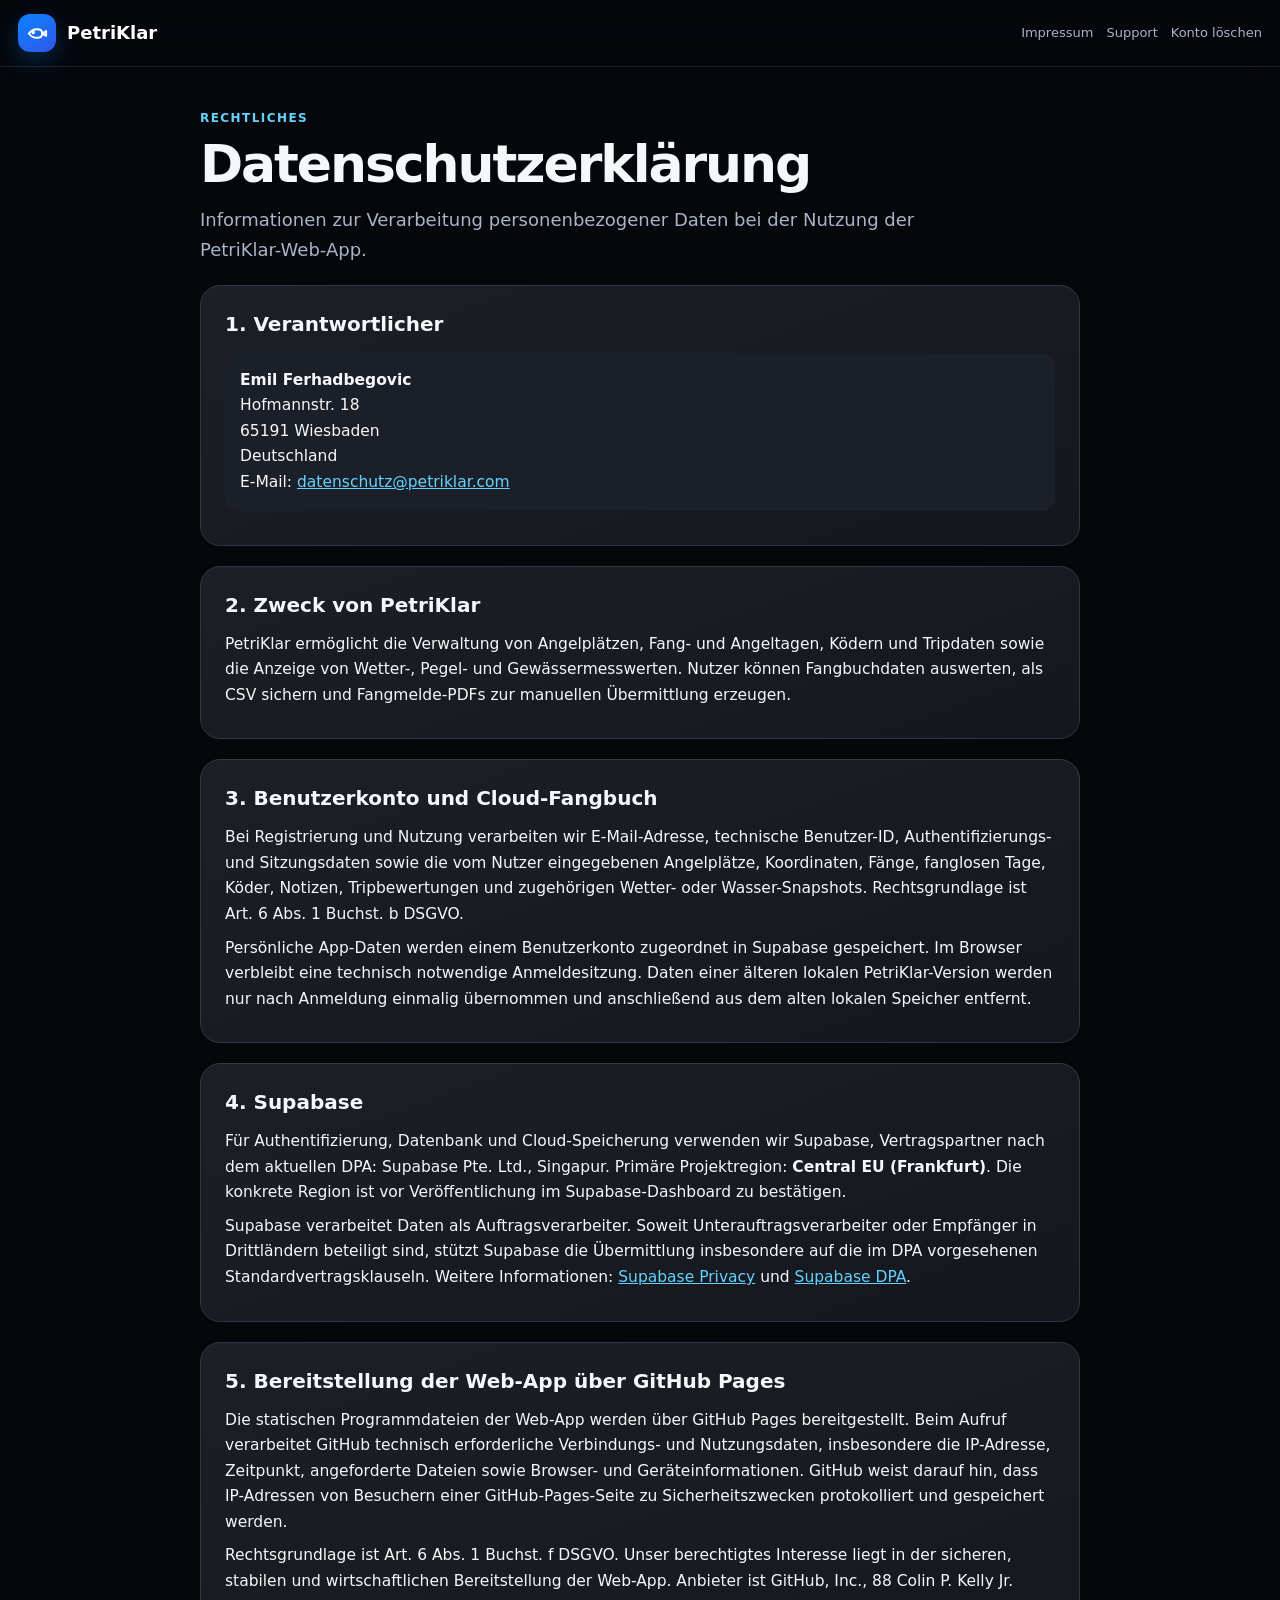
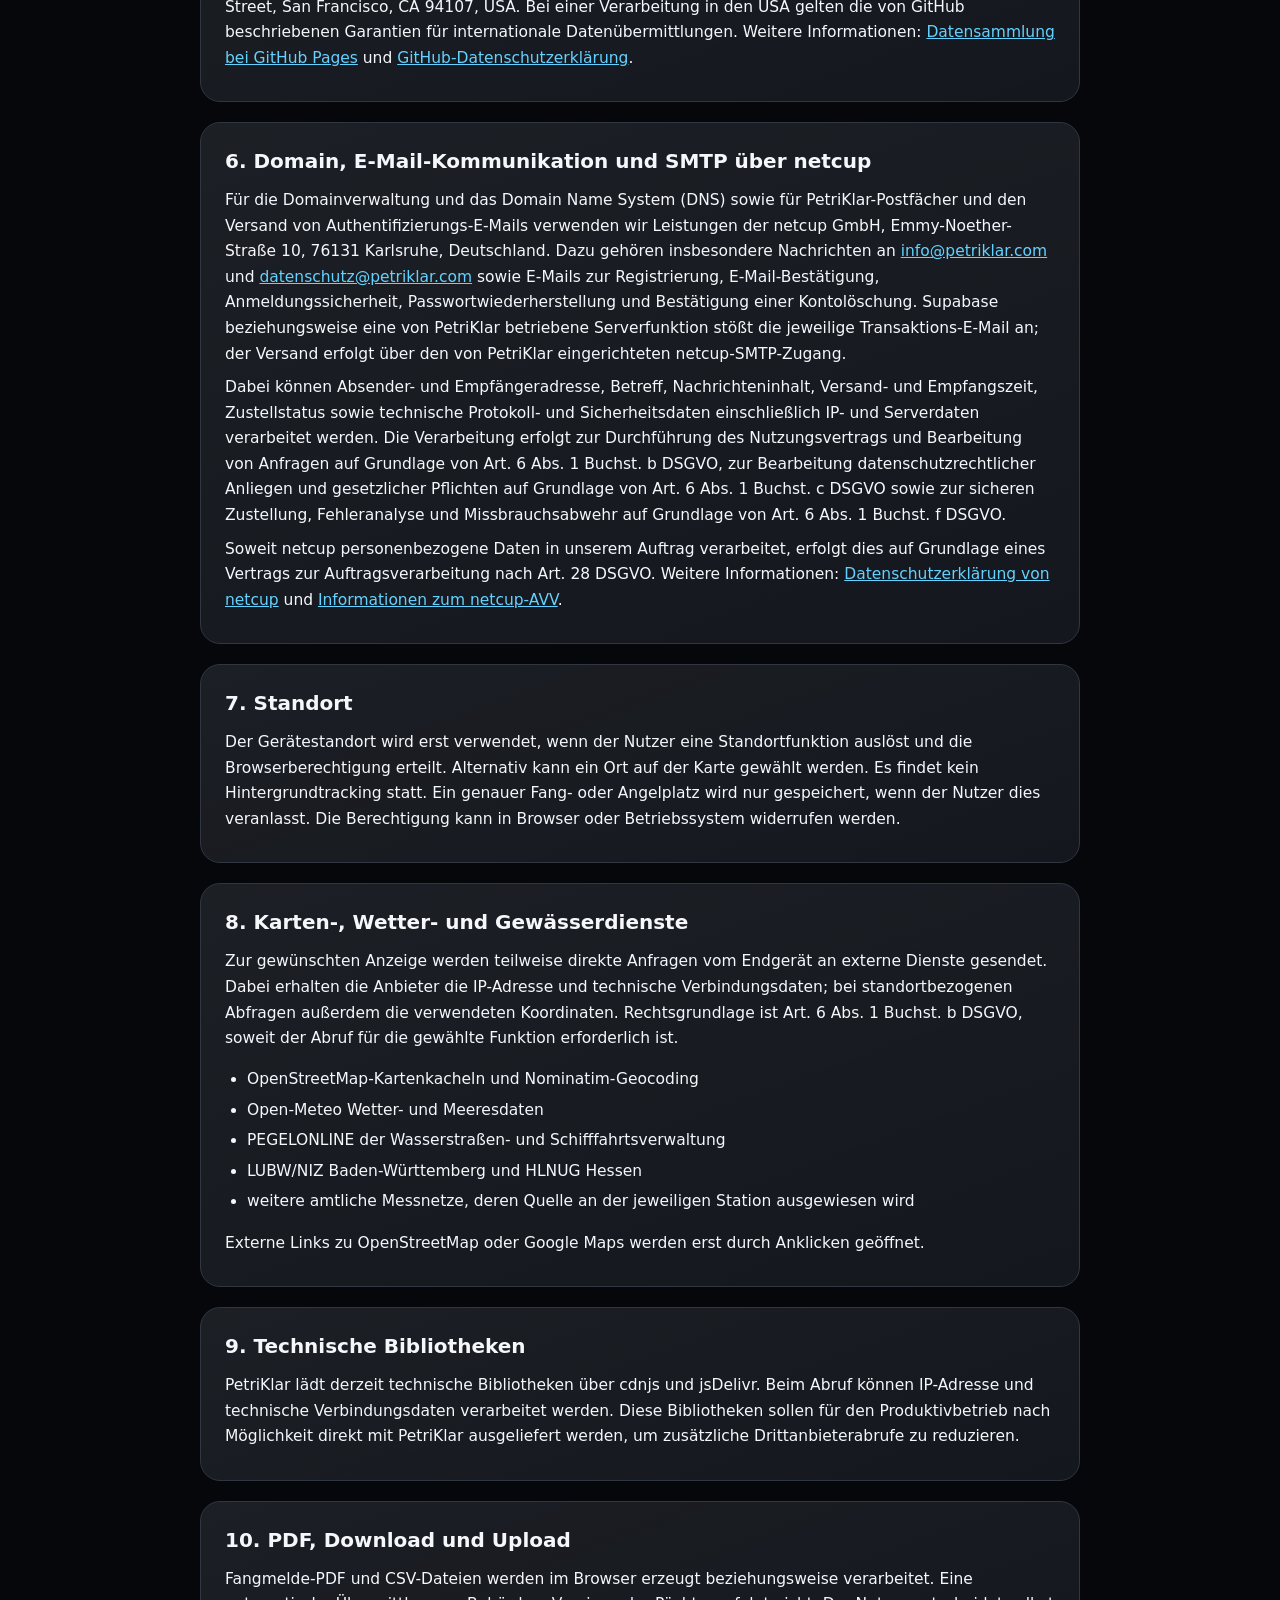
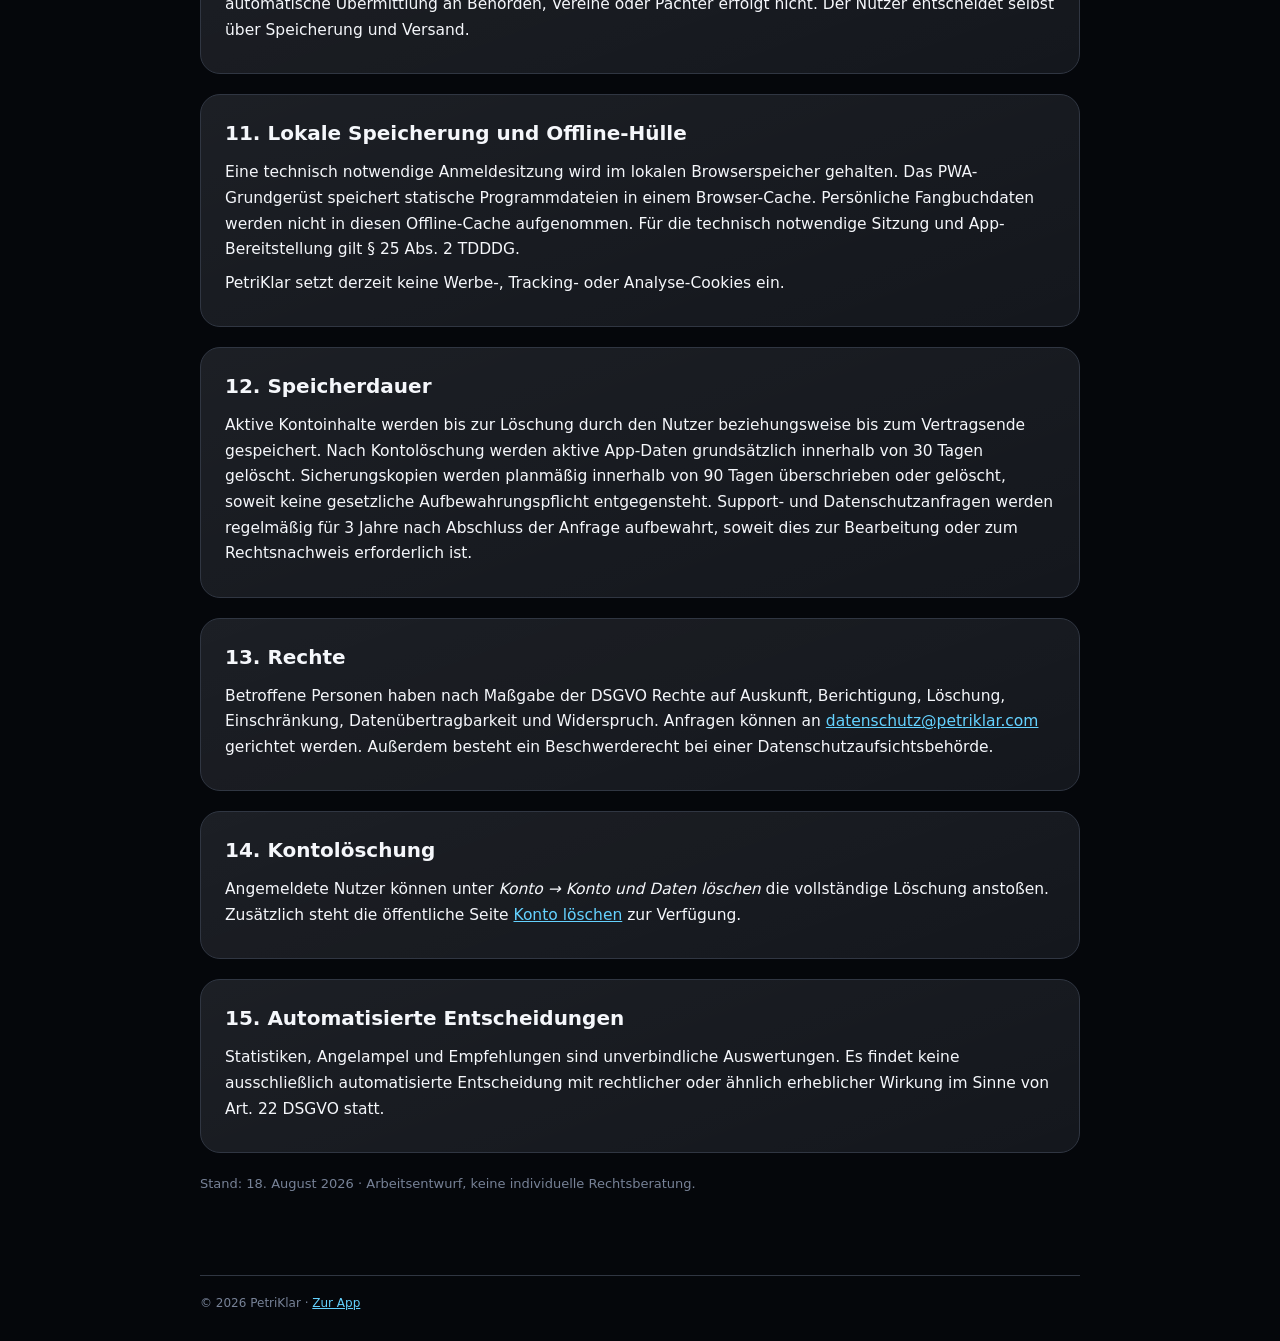
<file: legal/datenschutz.html>
<!doctype html>
<html lang="de"><head><meta charset="utf-8"><meta name="viewport" content="width=device-width,initial-scale=1,viewport-fit=cover"><meta name="theme-color" content="#0a84ff"><meta name="robots" content="noindex,follow"><title>Datenschutz · PetriKlar</title><link rel="stylesheet" href="legal.css"></head>
<body><header class="sitehead"><a class="brand" href="../"><span class="brand-icon"><svg viewBox="0 0 24 24"><path d="M3 12c2-3 5-4.5 8.5-4.5S17 9.5 17 12s-2 4.5-5.5 4.5S5 15 3 12Z"/><path d="M17 12l4-2.5v5z"/><circle cx="7.5" cy="11" r=".9"/></svg></span>PetriKlar</a><nav><a href="impressum.html">Impressum</a><a href="support.html">Support</a><a href="konto-loeschen.html">Konto löschen</a></nav></header>
<main class="legal-main"><div class="eyebrow">Rechtliches</div><h1>Datenschutzerklärung</h1><p class="lead">Informationen zur Verarbeitung personenbezogener Daten bei der Nutzung der PetriKlar-Web-App.</p>
<section id="legalDraftWarning" class="draft-warning"><strong>Hinweis:</strong> Diese Datenschutzerklärung bildet den derzeit vorgesehenen technischen Betrieb ab. Betreiberangaben, Supabase-Projektregion, Löschfristen und die abgeschlossenen Auftragsverarbeitungsverträge sollten vor dem Produktivstart fachkundig geprüft werden.</section>
<section><h2>1. Verantwortlicher</h2><address class="contact-box"><strong><span data-legal="operator"></span></strong><br><span data-legal="street"></span><br><span data-legal="city"></span><br><span data-legal="country"></span><br>E-Mail: <a data-legal="privacyEmail"></a></address></section>
<section><h2>2. Zweck von PetriKlar</h2><p>PetriKlar ermöglicht die Verwaltung von Angelplätzen, Fang- und Angeltagen, Ködern und Tripdaten sowie die Anzeige von Wetter-, Pegel- und Gewässermesswerten. Nutzer können Fangbuchdaten auswerten, als CSV sichern und Fangmelde-PDFs zur manuellen Übermittlung erzeugen.</p></section>
<section><h2>3. Benutzerkonto und Cloud-Fangbuch</h2><p>Bei Registrierung und Nutzung verarbeiten wir E-Mail-Adresse, technische Benutzer-ID, Authentifizierungs- und Sitzungsdaten sowie die vom Nutzer eingegebenen Angelplätze, Koordinaten, Fänge, fanglosen Tage, Köder, Notizen, Tripbewertungen und zugehörigen Wetter- oder Wasser-Snapshots. Rechtsgrundlage ist Art. 6 Abs. 1 Buchst. b DSGVO.</p><p>Persönliche App-Daten werden einem Benutzerkonto zugeordnet in Supabase gespeichert. Im Browser verbleibt eine technisch notwendige Anmeldesitzung. Daten einer älteren lokalen PetriKlar-Version werden nur nach Anmeldung einmalig übernommen und anschließend aus dem alten lokalen Speicher entfernt.</p></section>
<section><h2>4. Supabase</h2><p>Für Authentifizierung, Datenbank und Cloud-Speicherung verwenden wir Supabase, Vertragspartner nach dem aktuellen DPA: Supabase Pte. Ltd., Singapur. Primäre Projektregion: <strong data-legal="region"></strong>. Die konkrete Region ist vor Veröffentlichung im Supabase-Dashboard zu bestätigen.</p><p>Supabase verarbeitet Daten als Auftragsverarbeiter. Soweit Unterauftragsverarbeiter oder Empfänger in Drittländern beteiligt sind, stützt Supabase die Übermittlung insbesondere auf die im DPA vorgesehenen Standardvertragsklauseln. Weitere Informationen: <a href="https://supabase.com/privacy" target="_blank" rel="noopener">Supabase Privacy</a> und <a href="https://supabase.com/legal/dpa" target="_blank" rel="noopener">Supabase DPA</a>.</p></section>
<section><h2>5. Bereitstellung der Web-App über GitHub Pages</h2><p>Die statischen Programmdateien der Web-App werden über GitHub Pages bereitgestellt. Beim Aufruf verarbeitet GitHub technisch erforderliche Verbindungs- und Nutzungsdaten, insbesondere die IP-Adresse, Zeitpunkt, angeforderte Dateien sowie Browser- und Geräteinformationen. GitHub weist darauf hin, dass IP-Adressen von Besuchern einer GitHub-Pages-Seite zu Sicherheitszwecken protokolliert und gespeichert werden.</p><p>Rechtsgrundlage ist Art. 6 Abs. 1 Buchst. f DSGVO. Unser berechtigtes Interesse liegt in der sicheren, stabilen und wirtschaftlichen Bereitstellung der Web-App. Anbieter ist GitHub, Inc., 88 Colin P. Kelly Jr. Street, San Francisco, CA 94107, USA. Bei einer Verarbeitung in den USA gelten die von GitHub beschriebenen Garantien für internationale Datenübermittlungen. Weitere Informationen: <a href="https://docs.github.com/de/pages/getting-started-with-github-pages/what-is-github-pages#datensammlung" target="_blank" rel="noopener">Datensammlung bei GitHub Pages</a> und <a href="https://docs.github.com/de/site-policy/privacy-policies/github-general-privacy-statement" target="_blank" rel="noopener">GitHub-Datenschutzerklärung</a>.</p></section>
<section><h2>6. Domain, E-Mail-Kommunikation und SMTP über netcup</h2><p>Für die Domainverwaltung und das Domain Name System (DNS) sowie für PetriKlar-Postfächer und den Versand von Authentifizierungs-E-Mails verwenden wir Leistungen der netcup GmbH, Emmy-Noether-Straße 10, 76131 Karlsruhe, Deutschland. Dazu gehören insbesondere Nachrichten an <a data-legal="infoEmail"></a> und <a data-legal="privacyEmail"></a> sowie E-Mails zur Registrierung, E-Mail-Bestätigung, Anmeldungssicherheit, Passwortwiederherstellung und Bestätigung einer Kontolöschung. Supabase beziehungsweise eine von PetriKlar betriebene Serverfunktion stößt die jeweilige Transaktions-E-Mail an; der Versand erfolgt über den von PetriKlar eingerichteten netcup-SMTP-Zugang.</p><p>Dabei können Absender- und Empfängeradresse, Betreff, Nachrichteninhalt, Versand- und Empfangszeit, Zustellstatus sowie technische Protokoll- und Sicherheitsdaten einschließlich IP- und Serverdaten verarbeitet werden. Die Verarbeitung erfolgt zur Durchführung des Nutzungsvertrags und Bearbeitung von Anfragen auf Grundlage von Art. 6 Abs. 1 Buchst. b DSGVO, zur Bearbeitung datenschutzrechtlicher Anliegen und gesetzlicher Pflichten auf Grundlage von Art. 6 Abs. 1 Buchst. c DSGVO sowie zur sicheren Zustellung, Fehleranalyse und Missbrauchsabwehr auf Grundlage von Art. 6 Abs. 1 Buchst. f DSGVO.</p><p>Soweit netcup personenbezogene Daten in unserem Auftrag verarbeitet, erfolgt dies auf Grundlage eines Vertrags zur Auftragsverarbeitung nach Art. 28 DSGVO. Weitere Informationen: <a href="https://www.netcup.com/de/kontakt/datenschutzerklaerung" target="_blank" rel="noopener">Datenschutzerklärung von netcup</a> und <a href="https://www.netcup.com/de/helpcenter/dokumentation/general/avv" target="_blank" rel="noopener">Informationen zum netcup-AVV</a>.</p></section>
<section><h2>7. Standort</h2><p>Der Gerätestandort wird erst verwendet, wenn der Nutzer eine Standortfunktion auslöst und die Browserberechtigung erteilt. Alternativ kann ein Ort auf der Karte gewählt werden. Es findet kein Hintergrundtracking statt. Ein genauer Fang- oder Angelplatz wird nur gespeichert, wenn der Nutzer dies veranlasst. Die Berechtigung kann in Browser oder Betriebssystem widerrufen werden.</p></section>
<section><h2>8. Karten-, Wetter- und Gewässerdienste</h2><p>Zur gewünschten Anzeige werden teilweise direkte Anfragen vom Endgerät an externe Dienste gesendet. Dabei erhalten die Anbieter die IP-Adresse und technische Verbindungsdaten; bei standortbezogenen Abfragen außerdem die verwendeten Koordinaten. Rechtsgrundlage ist Art. 6 Abs. 1 Buchst. b DSGVO, soweit der Abruf für die gewählte Funktion erforderlich ist.</p><ul><li>OpenStreetMap-Kartenkacheln und Nominatim-Geocoding</li><li>Open-Meteo Wetter- und Meeresdaten</li><li>PEGELONLINE der Wasserstraßen- und Schifffahrtsverwaltung</li><li>LUBW/NIZ Baden-Württemberg und HLNUG Hessen</li><li>weitere amtliche Messnetze, deren Quelle an der jeweiligen Station ausgewiesen wird</li></ul><p>Externe Links zu OpenStreetMap oder Google Maps werden erst durch Anklicken geöffnet.</p></section>
<section><h2>9. Technische Bibliotheken</h2><p>PetriKlar lädt derzeit technische Bibliotheken über cdnjs und jsDelivr. Beim Abruf können IP-Adresse und technische Verbindungsdaten verarbeitet werden. Diese Bibliotheken sollen für den Produktivbetrieb nach Möglichkeit direkt mit PetriKlar ausgeliefert werden, um zusätzliche Drittanbieterabrufe zu reduzieren.</p></section>
<section><h2>10. PDF, Download und Upload</h2><p>Fangmelde-PDF und CSV-Dateien werden im Browser erzeugt beziehungsweise verarbeitet. Eine automatische Übermittlung an Behörden, Vereine oder Pächter erfolgt nicht. Der Nutzer entscheidet selbst über Speicherung und Versand.</p></section>
<section><h2>11. Lokale Speicherung und Offline-Hülle</h2><p>Eine technisch notwendige Anmeldesitzung wird im lokalen Browserspeicher gehalten. Das PWA-Grundgerüst speichert statische Programmdateien in einem Browser-Cache. Persönliche Fangbuchdaten werden nicht in diesen Offline-Cache aufgenommen. Für die technisch notwendige Sitzung und App-Bereitstellung gilt § 25 Abs. 2 TDDDG.</p><p>PetriKlar setzt derzeit keine Werbe-, Tracking- oder Analyse-Cookies ein.</p></section>
<section><h2>12. Speicherdauer</h2><p>Aktive Kontoinhalte werden bis zur Löschung durch den Nutzer beziehungsweise bis zum Vertragsende gespeichert. Nach Kontolöschung werden aktive App-Daten grundsätzlich innerhalb von <span data-legal="activeDelete"></span> Tagen gelöscht. Sicherungskopien werden planmäßig innerhalb von <span data-legal="backupDelete"></span> Tagen überschrieben oder gelöscht, soweit keine gesetzliche Aufbewahrungspflicht entgegensteht. Support- und Datenschutzanfragen werden regelmäßig für <span data-legal="supportRetention"></span> aufbewahrt, soweit dies zur Bearbeitung oder zum Rechtsnachweis erforderlich ist.</p></section>
<section><h2>13. Rechte</h2><p>Betroffene Personen haben nach Maßgabe der DSGVO Rechte auf Auskunft, Berichtigung, Löschung, Einschränkung, Datenübertragbarkeit und Widerspruch. Anfragen können an <a data-legal="privacyEmail"></a> gerichtet werden. Außerdem besteht ein Beschwerderecht bei einer Datenschutzaufsichtsbehörde.</p></section>
<section><h2>14. Kontolöschung</h2><p>Angemeldete Nutzer können unter <em>Konto → Konto und Daten löschen</em> die vollständige Löschung anstoßen. Zusätzlich steht die öffentliche Seite <a href="konto-loeschen.html">Konto löschen</a> zur Verfügung.</p></section>
<section><h2>15. Automatisierte Entscheidungen</h2><p>Statistiken, Angelampel und Empfehlungen sind unverbindliche Auswertungen. Es findet keine ausschließlich automatisierte Entscheidung mit rechtlicher oder ähnlich erheblicher Wirkung im Sinne von Art. 22 DSGVO statt.</p></section>
<p class="legal-meta">Stand: 18. August 2026 · Arbeitsentwurf, keine individuelle Rechtsberatung.</p></main><footer class="sitefoot">© <span data-current-year></span> PetriKlar · <a href="../app.html">Zur App</a></footer><script src="legal-config.js"></script><script src="legal.js"></script></body></html>
</file>
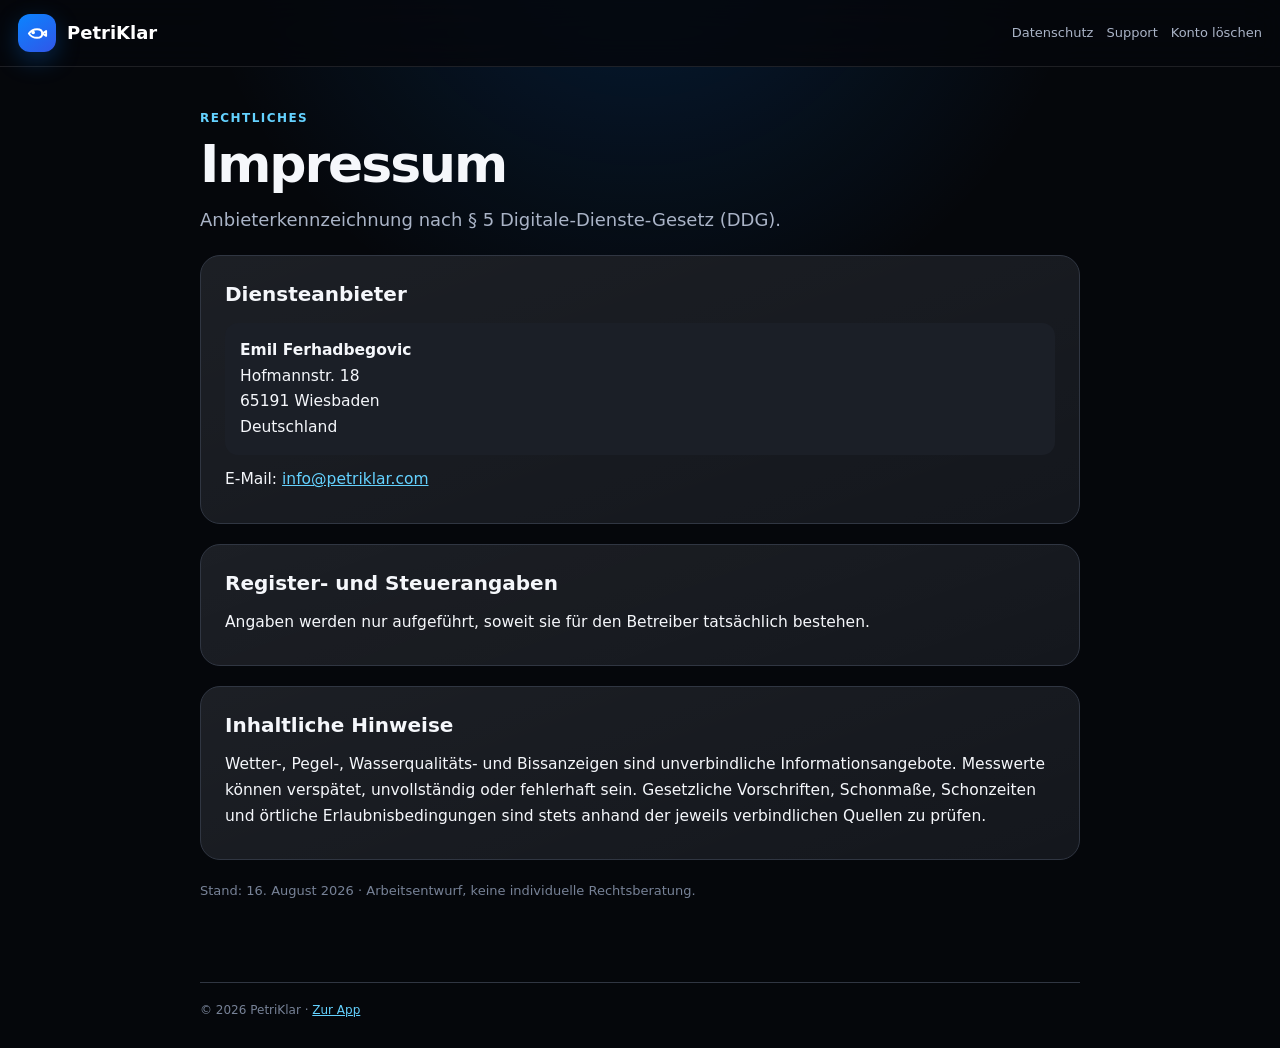
<file: legal/impressum.html>
<!doctype html>
<html lang="de"><head><meta charset="utf-8"><meta name="viewport" content="width=device-width,initial-scale=1,viewport-fit=cover"><meta name="theme-color" content="#0a84ff"><meta name="robots" content="noindex,follow"><title>Impressum · PetriKlar</title><link rel="stylesheet" href="legal.css"></head>
<body><header class="sitehead"><a class="brand" href="../"><span class="brand-icon"><svg viewBox="0 0 24 24"><path d="M3 12c2-3 5-4.5 8.5-4.5S17 9.5 17 12s-2 4.5-5.5 4.5S5 15 3 12Z"/><path d="M17 12l4-2.5v5z"/><circle cx="7.5" cy="11" r=".9"/></svg></span>PetriKlar</a><nav><a href="datenschutz.html">Datenschutz</a><a href="support.html">Support</a><a href="konto-loeschen.html">Konto löschen</a></nav></header>
<main class="legal-main"><div class="eyebrow">Rechtliches</div><h1>Impressum</h1><p class="lead">Anbieterkennzeichnung nach § 5 Digitale-Dienste-Gesetz (DDG).</p>
<section id="legalDraftWarning" class="draft-warning"><strong>Arbeitsentwurf:</strong> Die markierten Betreiber- und Anschriftsangaben müssen vor der öffentlichen Veröffentlichung in <code>legal/legal-config.js</code> ergänzt werden.</section>
<section><h2>Diensteanbieter</h2><address class="contact-box"><strong><span data-legal="operator"></span> <span data-legal="legalForm"></span></strong><br><span data-legal="street"></span><br><span data-legal="city"></span><br><span data-legal="country"></span></address><p>E-Mail: <a data-legal="infoEmail"></a></p><p data-legal-optional="phone">Telefon: <span></span></p></section>
<section><h2>Register- und Steuerangaben</h2><p data-legal-optional="registerName">Register: <span></span></p><p data-legal-optional="registerNumber">Registernummer: <span></span></p><p data-legal-optional="vatId">Umsatzsteuer-Identifikationsnummer gemäß § 27a UStG: <span></span></p><p>Angaben werden nur aufgeführt, soweit sie für den Betreiber tatsächlich bestehen.</p></section>
<section><h2>Inhaltliche Hinweise</h2><p>Wetter-, Pegel-, Wasserqualitäts- und Bissanzeigen sind unverbindliche Informationsangebote. Messwerte können verspätet, unvollständig oder fehlerhaft sein. Gesetzliche Vorschriften, Schonmaße, Schonzeiten und örtliche Erlaubnisbedingungen sind stets anhand der jeweils verbindlichen Quellen zu prüfen.</p></section>
<p class="legal-meta">Stand: 16. August 2026 · Arbeitsentwurf, keine individuelle Rechtsberatung.</p></main><footer class="sitefoot">© <span data-current-year></span> PetriKlar · <a href="../app.html">Zur App</a></footer><script src="legal-config.js"></script><script src="legal.js"></script></body></html>
</file>
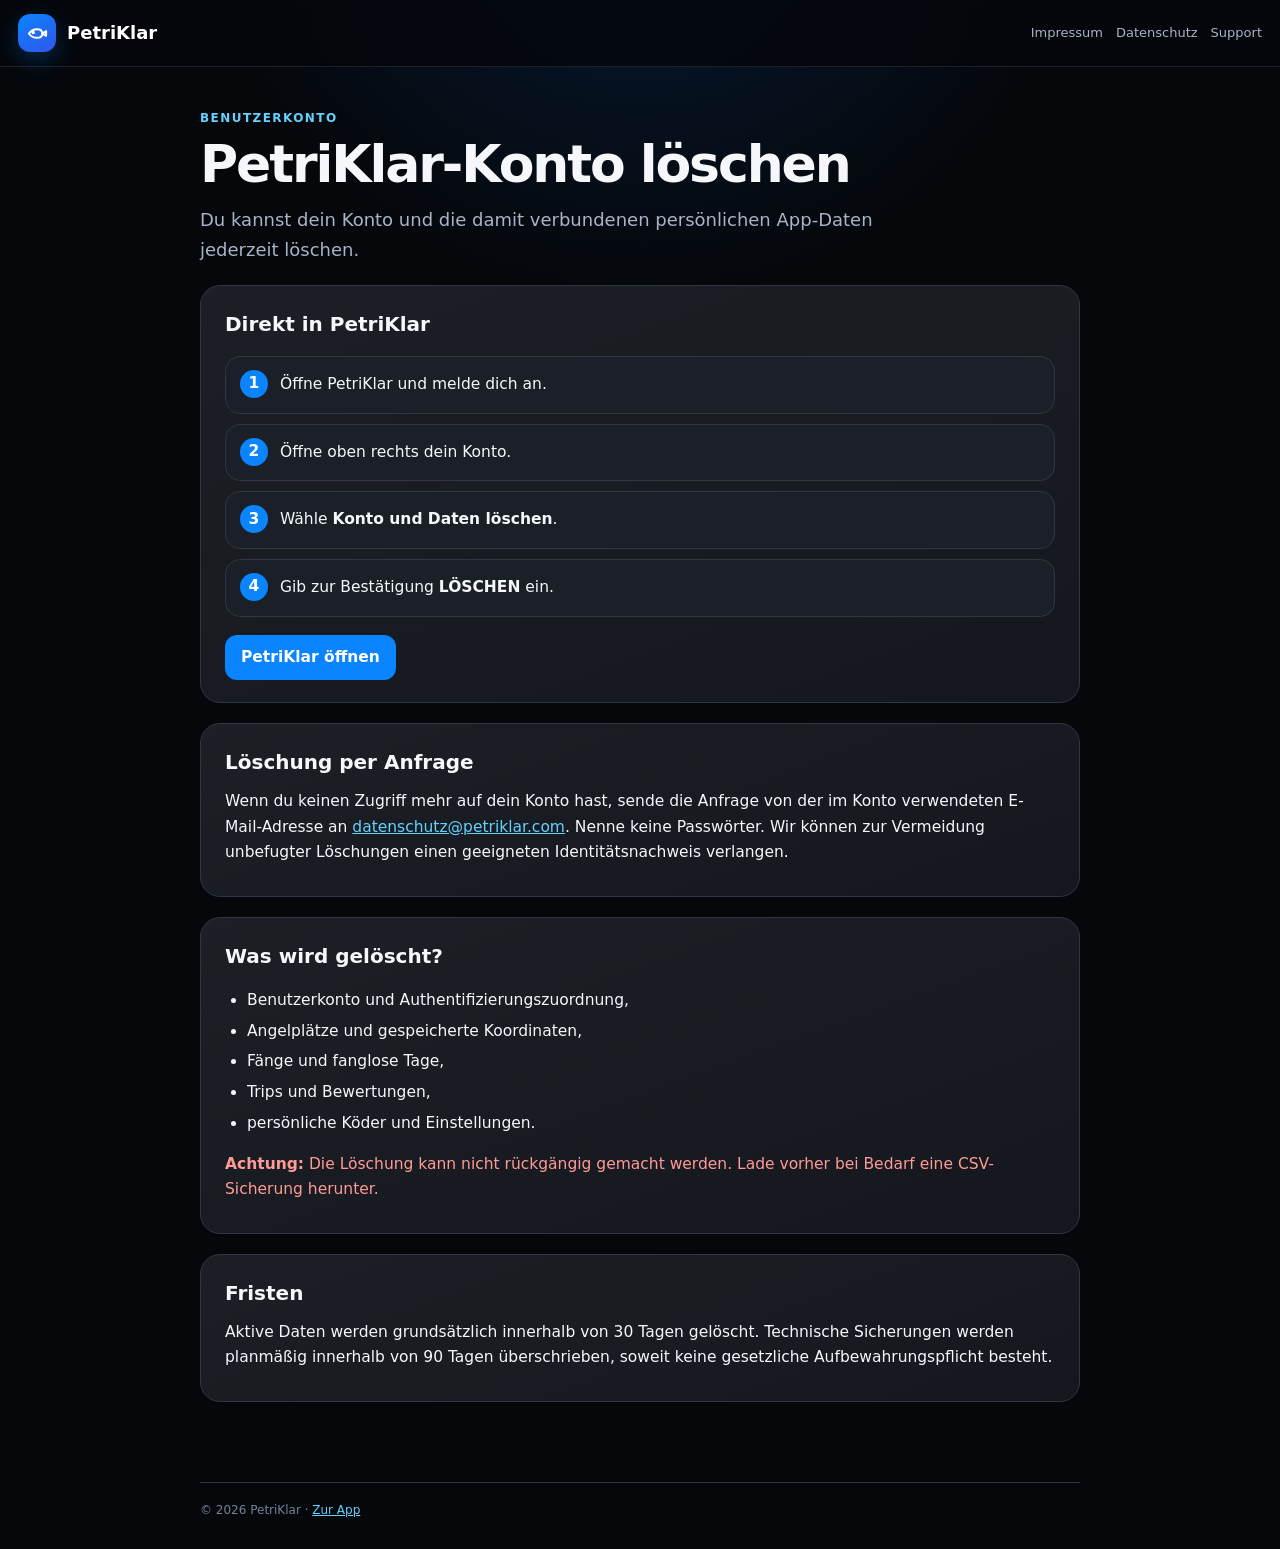
<file: legal/konto-loeschen.html>
<!doctype html>
<html lang="de"><head><meta charset="utf-8"><meta name="viewport" content="width=device-width,initial-scale=1,viewport-fit=cover"><meta name="theme-color" content="#0a84ff"><meta name="robots" content="noindex,follow"><title>Konto löschen · PetriKlar</title><link rel="stylesheet" href="legal.css"></head>
<body><header class="sitehead"><a class="brand" href="../"><span class="brand-icon"><svg viewBox="0 0 24 24"><path d="M3 12c2-3 5-4.5 8.5-4.5S17 9.5 17 12s-2 4.5-5.5 4.5S5 15 3 12Z"/><path d="M17 12l4-2.5v5z"/><circle cx="7.5" cy="11" r=".9"/></svg></span>PetriKlar</a><nav><a href="impressum.html">Impressum</a><a href="datenschutz.html">Datenschutz</a><a href="support.html">Support</a></nav></header>
<main class="legal-main"><div class="eyebrow">Benutzerkonto</div><h1>PetriKlar-Konto löschen</h1><p class="lead">Du kannst dein Konto und die damit verbundenen persönlichen App-Daten jederzeit löschen.</p>
<section><h2>Direkt in PetriKlar</h2><ol class="steps"><li>Öffne PetriKlar und melde dich an.</li><li>Öffne oben rechts dein Konto.</li><li>Wähle <strong>Konto und Daten löschen</strong>.</li><li>Gib zur Bestätigung <strong>LÖSCHEN</strong> ein.</li></ol><div class="buttonrow"><a class="button" href="../app.html">PetriKlar öffnen</a></div></section>
<section><h2>Löschung per Anfrage</h2><p>Wenn du keinen Zugriff mehr auf dein Konto hast, sende die Anfrage von der im Konto verwendeten E-Mail-Adresse an <a data-legal="privacyEmail"></a>. Nenne keine Passwörter. Wir können zur Vermeidung unbefugter Löschungen einen geeigneten Identitätsnachweis verlangen.</p></section>
<section><h2>Was wird gelöscht?</h2><ul><li>Benutzerkonto und Authentifizierungszuordnung,</li><li>Angelplätze und gespeicherte Koordinaten,</li><li>Fänge und fanglose Tage,</li><li>Trips und Bewertungen,</li><li>persönliche Köder und Einstellungen.</li></ul><p class="danger"><strong>Achtung:</strong> Die Löschung kann nicht rückgängig gemacht werden. Lade vorher bei Bedarf eine CSV-Sicherung herunter.</p></section>
<section><h2>Fristen</h2><p>Aktive Daten werden grundsätzlich innerhalb von <span data-legal="activeDelete"></span> Tagen gelöscht. Technische Sicherungen werden planmäßig innerhalb von <span data-legal="backupDelete"></span> Tagen überschrieben, soweit keine gesetzliche Aufbewahrungspflicht besteht.</p></section>
</main><footer class="sitefoot">© <span data-current-year></span> PetriKlar · <a href="../app.html">Zur App</a></footer><script src="legal-config.js"></script><script src="legal.js"></script></body></html>
</file>
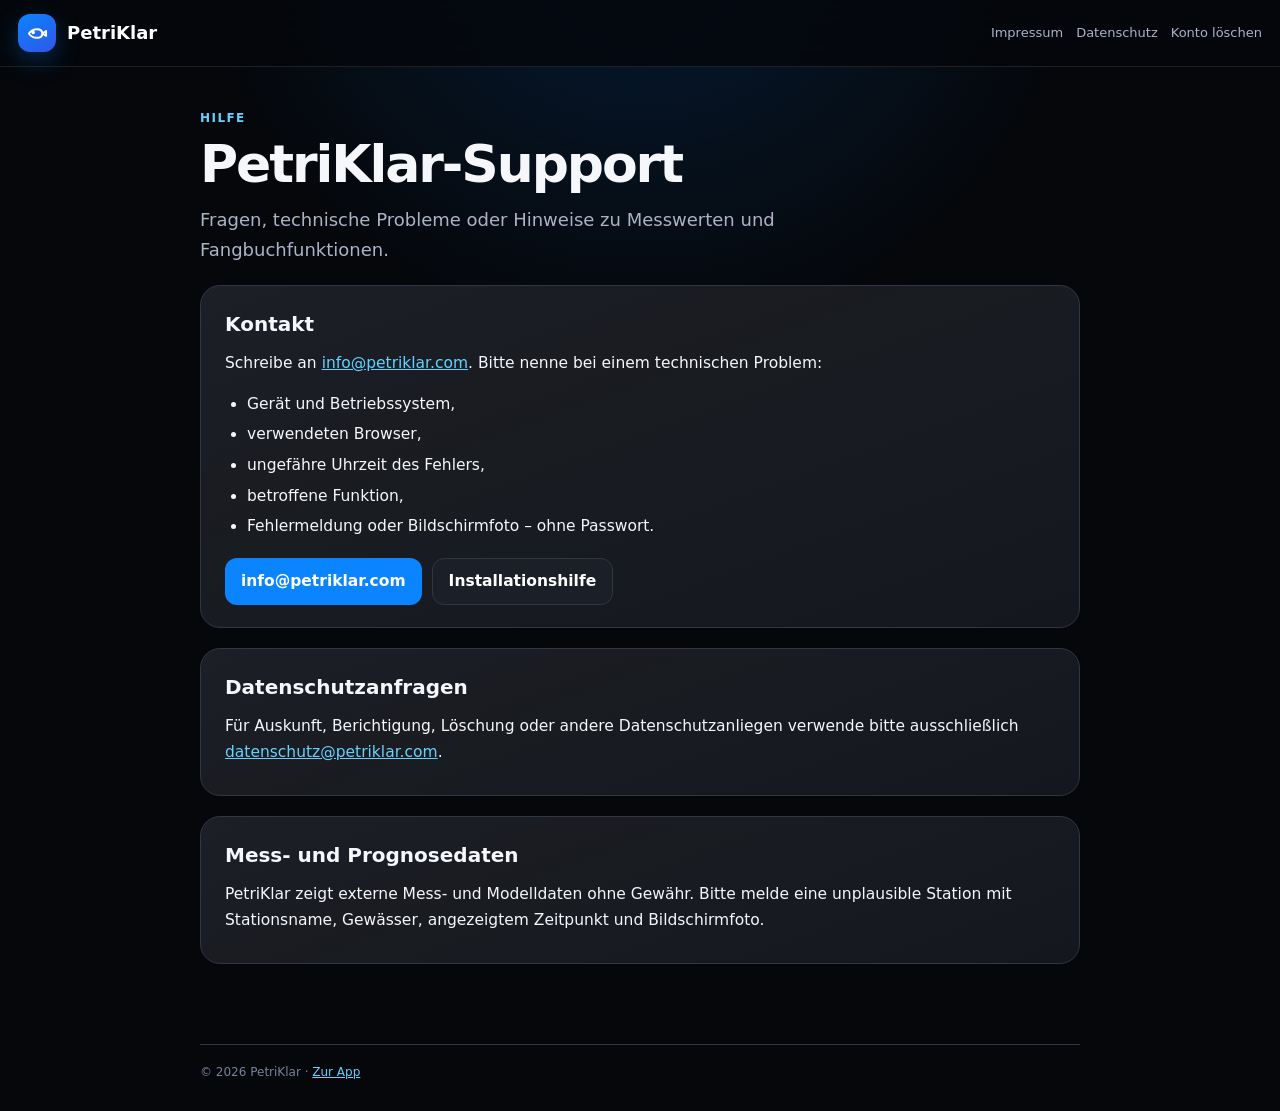
<file: legal/support.html>
<!doctype html>
<html lang="de"><head><meta charset="utf-8"><meta name="viewport" content="width=device-width,initial-scale=1,viewport-fit=cover"><meta name="theme-color" content="#0a84ff"><meta name="robots" content="noindex,follow"><title>Support · PetriKlar</title><link rel="stylesheet" href="legal.css"></head>
<body><header class="sitehead"><a class="brand" href="../"><span class="brand-icon"><svg viewBox="0 0 24 24"><path d="M3 12c2-3 5-4.5 8.5-4.5S17 9.5 17 12s-2 4.5-5.5 4.5S5 15 3 12Z"/><path d="M17 12l4-2.5v5z"/><circle cx="7.5" cy="11" r=".9"/></svg></span>PetriKlar</a><nav><a href="impressum.html">Impressum</a><a href="datenschutz.html">Datenschutz</a><a href="konto-loeschen.html">Konto löschen</a></nav></header>
<main class="legal-main"><div class="eyebrow">Hilfe</div><h1>PetriKlar-Support</h1><p class="lead">Fragen, technische Probleme oder Hinweise zu Messwerten und Fangbuchfunktionen.</p>
<section id="legalDraftWarning" class="draft-warning"><strong>Arbeitsentwurf:</strong> Vor Veröffentlichung müssen Betreiber- und Zielpostfachangaben geprüft werden.</section>
<section><h2>Kontakt</h2><p>Schreibe an <a data-legal="infoEmail"></a>. Bitte nenne bei einem technischen Problem:</p><ul><li>Gerät und Betriebssystem,</li><li>verwendeten Browser,</li><li>ungefähre Uhrzeit des Fehlers,</li><li>betroffene Funktion,</li><li>Fehlermeldung oder Bildschirmfoto – ohne Passwort.</li></ul><div class="buttonrow"><a class="button" data-legal="infoEmail">Support kontaktieren</a><a class="button secondary" href="../installieren.html">Installationshilfe</a></div></section>
<section><h2>Datenschutzanfragen</h2><p>Für Auskunft, Berichtigung, Löschung oder andere Datenschutzanliegen verwende bitte ausschließlich <a data-legal="privacyEmail"></a>.</p></section>
<section><h2>Mess- und Prognosedaten</h2><p>PetriKlar zeigt externe Mess- und Modelldaten ohne Gewähr. Bitte melde eine unplausible Station mit Stationsname, Gewässer, angezeigtem Zeitpunkt und Bildschirmfoto.</p></section>
</main><footer class="sitefoot">© <span data-current-year></span> PetriKlar · <a href="../app.html">Zur App</a></footer><script src="legal-config.js"></script><script src="legal.js"></script></body></html>
</file>
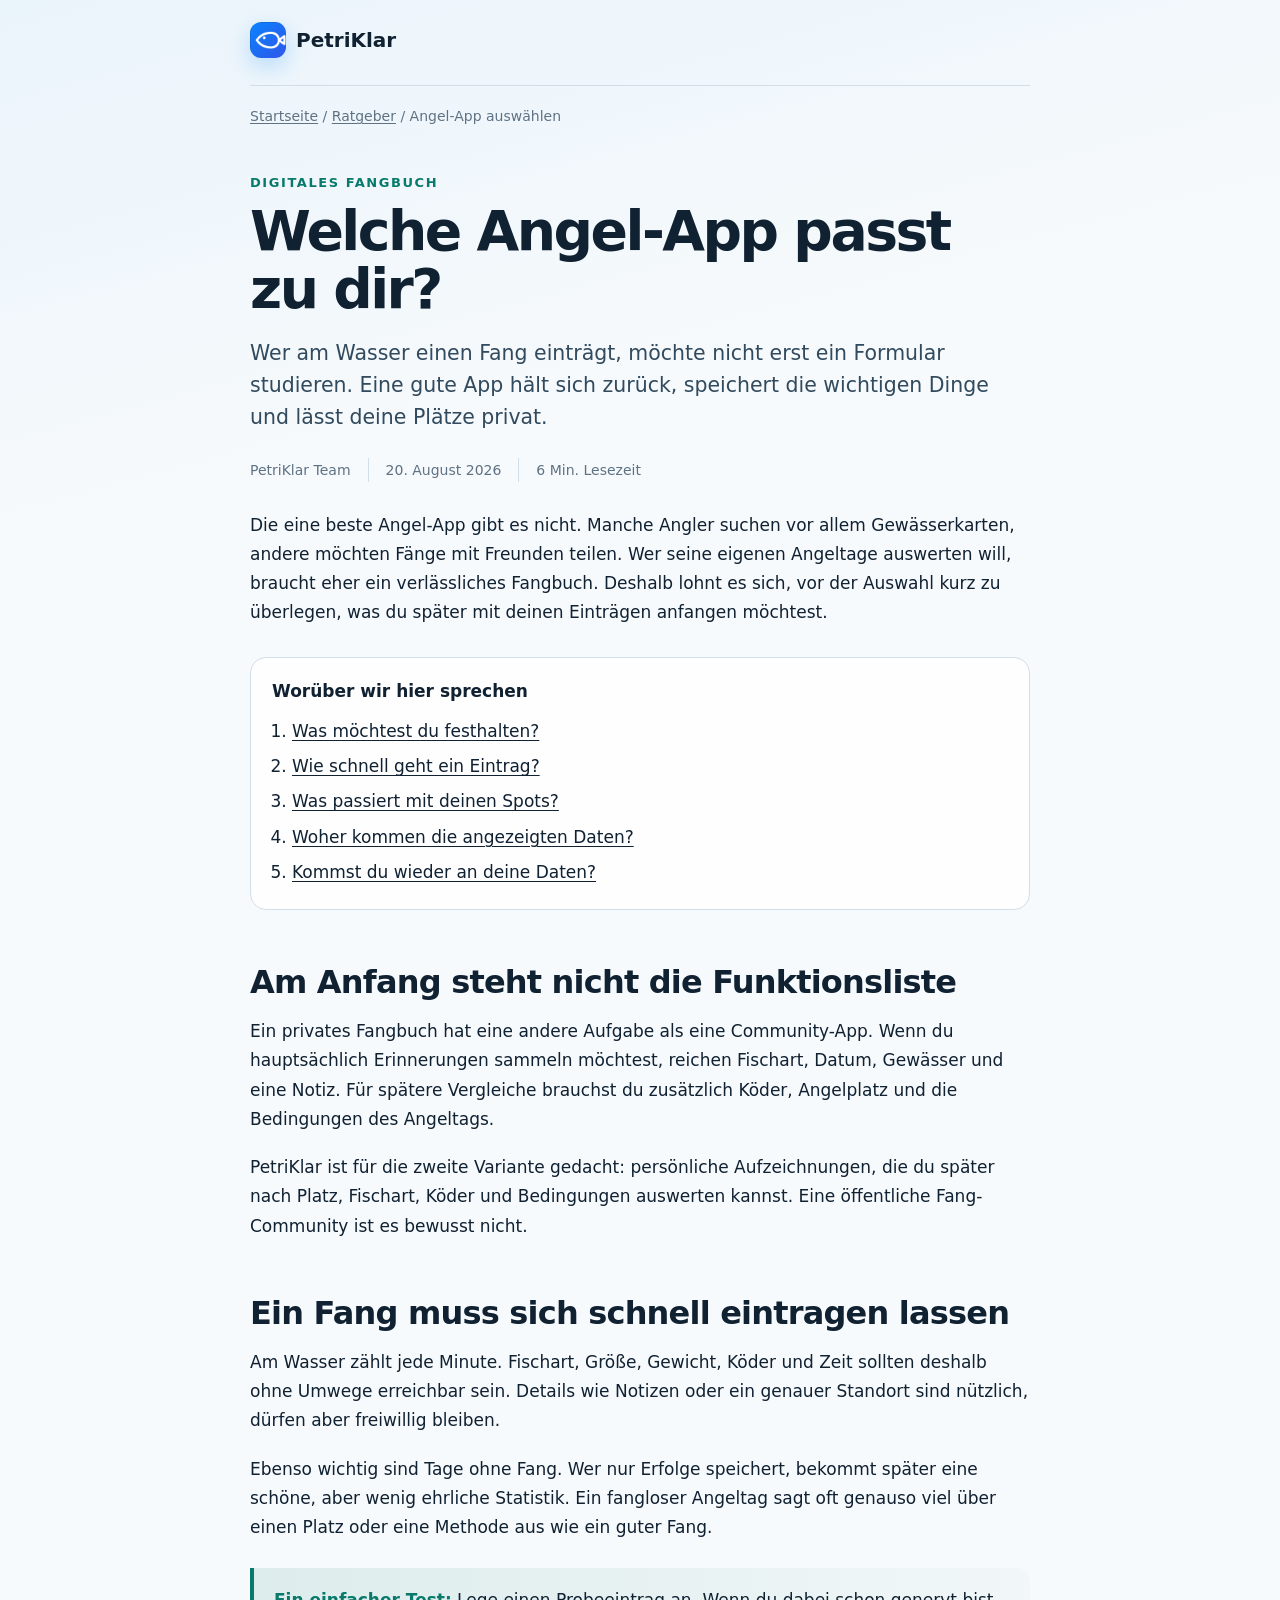
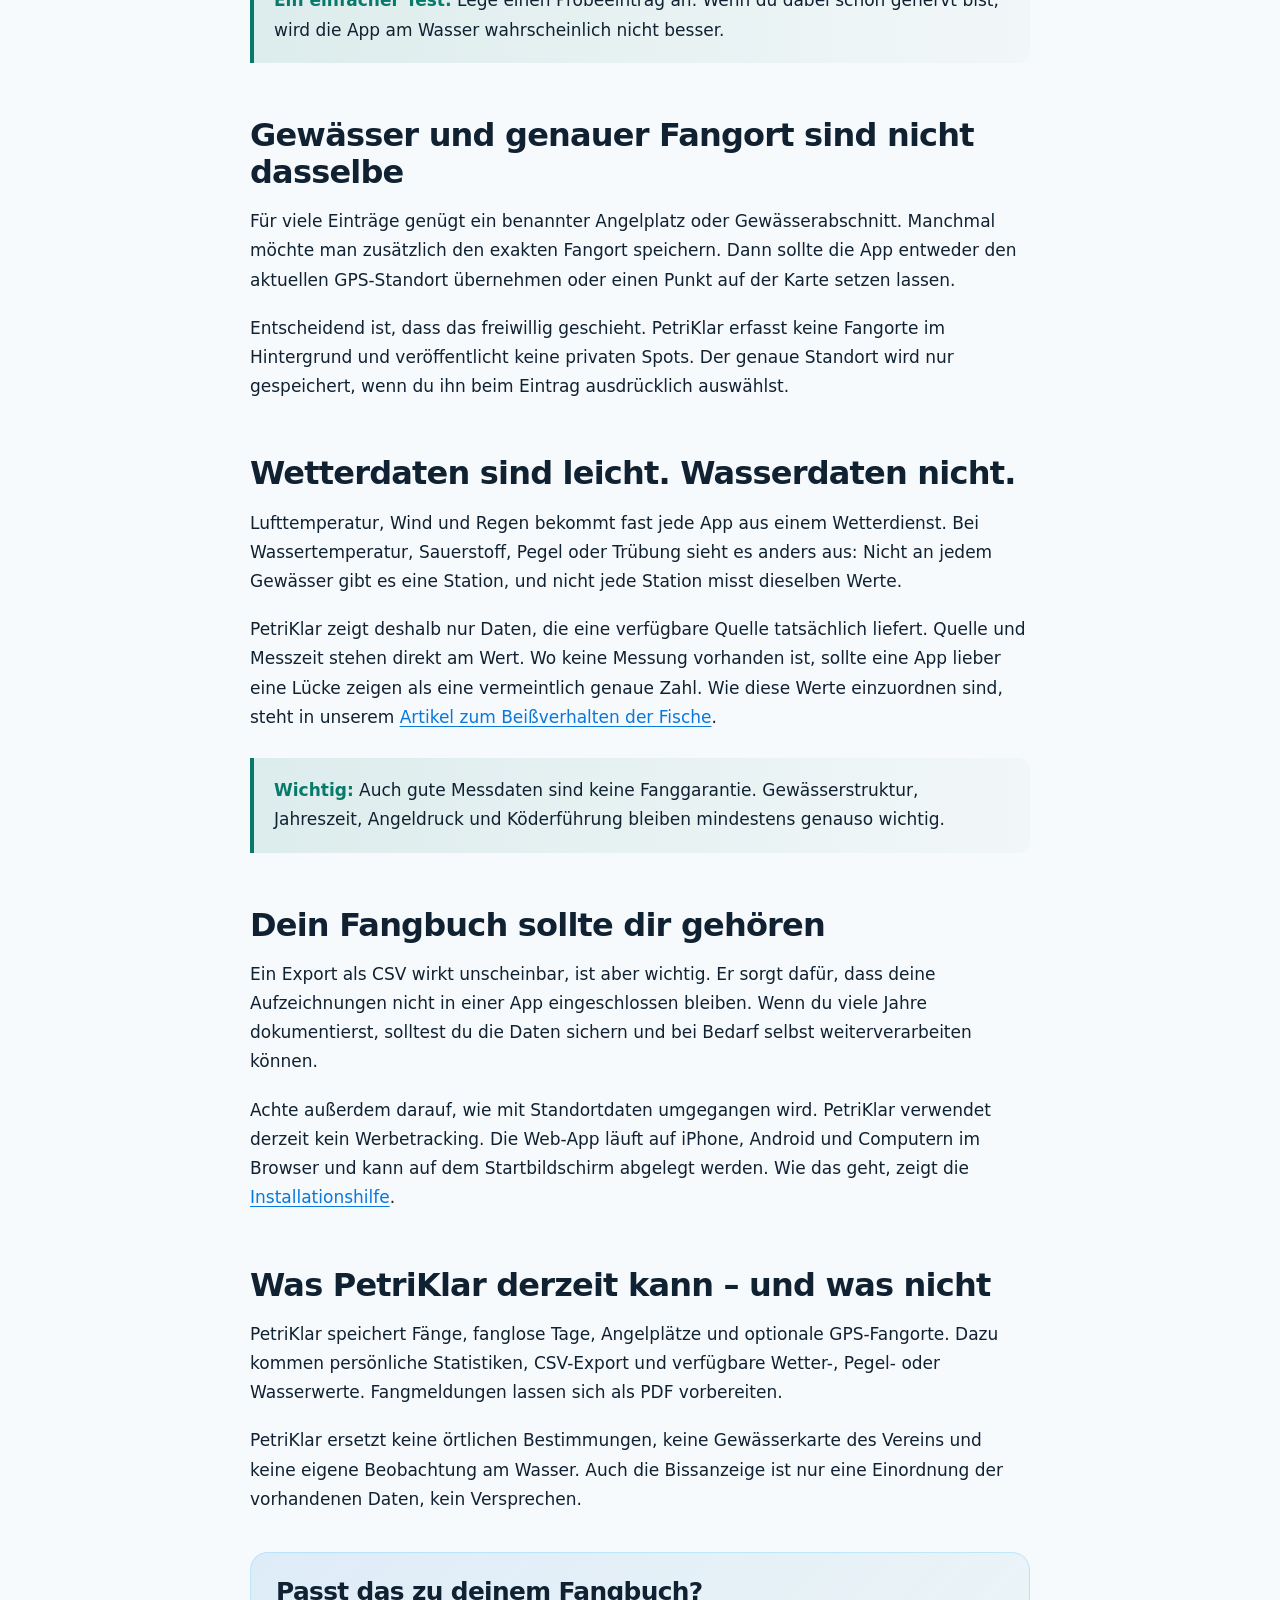
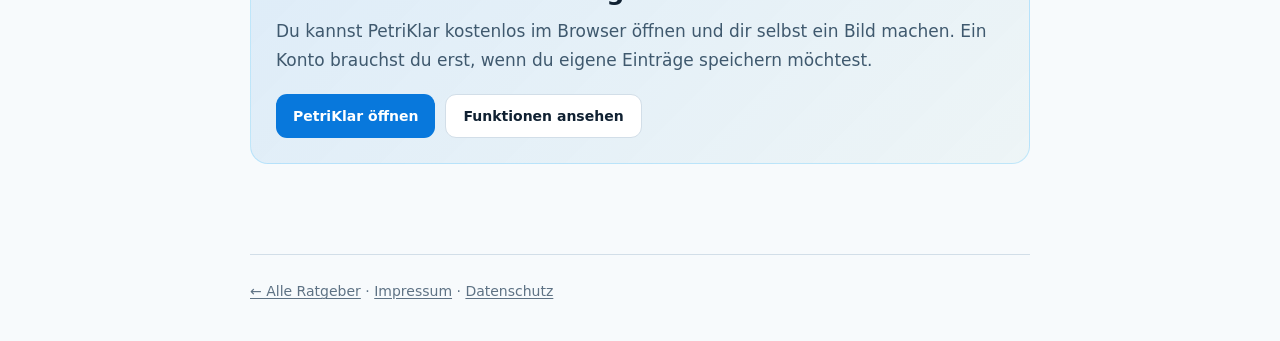
<file: ratgeber/angel-app-digitales-fangbuch.html>
<!doctype html>
<html lang="de">
<head>
  <meta charset="utf-8">
  <meta name="viewport" content="width=device-width,initial-scale=1,viewport-fit=cover">
  <meta name="theme-color" content="#071019">
  <meta name="robots" content="index,follow,max-image-preview:large,max-snippet:-1,max-video-preview:-1">
  <title>Welche Angel-App passt zu dir? | PetriKlar</title>
  <meta name="description" content="Schneller Fangeintrag, private GPS-Spots, Wasserdaten und Export: So findest du ein digitales Fangbuch, das zu deinen Angeltagen passt.">
  <link rel="canonical" href="https://www.petriklar.com/ratgeber/angel-app-digitales-fangbuch.html">
  <link rel="icon" href="../assets/icons/favicon.svg" type="image/svg+xml" sizes="any">
  <link rel="apple-touch-icon" href="../assets/icons/apple-touch-icon.png">
  <meta property="og:type" content="article">
  <meta property="og:locale" content="de_DE">
  <meta property="og:site_name" content="PetriKlar">
  <meta property="og:title" content="Welche Angel-App passt zu dir?">
  <meta property="og:description" content="Ein ehrlicher Überblick über Fangbuch, GPS-Spots, Wasserdaten, Export und Datenschutz.">
  <meta property="og:url" content="https://www.petriklar.com/ratgeber/angel-app-digitales-fangbuch.html">
  <meta property="article:published_time" content="2026-08-20">
  <meta property="article:modified_time" content="2026-08-20">
  <meta name="twitter:card" content="summary">
  <meta name="twitter:title" content="Welche Angel-App passt zu dir?">
  <meta name="twitter:description" content="Was ein digitales Fangbuch am Wasser praktisch macht – und worauf du bei deinen Spots achten solltest.">
  <link rel="stylesheet" href="ratgeber.css?v=2">
  <script type="application/ld+json">
  {
    "@context":"https://schema.org",
    "@type":"BlogPosting",
    "headline":"Welche Angel-App passt zu dir?",
    "description":"Ein ehrlicher Überblick über digitalen Fangeintrag, private GPS-Spots, Wasserdaten, Export und Datenschutz.",
    "inLanguage":"de-DE",
    "datePublished":"2026-08-20",
    "dateModified":"2026-08-20",
    "author":{"@type":"Organization","name":"PetriKlar Team","url":"https://www.petriklar.com/ratgeber/"},
    "publisher":{"@type":"Organization","name":"PetriKlar","url":"https://www.petriklar.com/","logo":{"@type":"ImageObject","url":"https://www.petriklar.com/assets/icons/petriklar-512.png","width":512,"height":512}},
    "mainEntityOfPage":{"@type":"WebPage","@id":"https://www.petriklar.com/ratgeber/angel-app-digitales-fangbuch.html"},
    "about":["Angel-App","Digitales Fangbuch","GPS-Angelplätze","Gewässerdaten"]
  }
  </script>
  <script type="application/ld+json">
  {
    "@context":"https://schema.org",
    "@type":"BreadcrumbList",
    "itemListElement":[
      {"@type":"ListItem","position":1,"name":"Startseite","item":"https://www.petriklar.com/"},
      {"@type":"ListItem","position":2,"name":"Ratgeber","item":"https://www.petriklar.com/ratgeber/"},
      {"@type":"ListItem","position":3,"name":"Welche Angel-App passt zu dir?","item":"https://www.petriklar.com/ratgeber/angel-app-digitales-fangbuch.html"}
    ]
  }
  </script>
</head>
<body>
  <header class="shell site-head"><a class="brand" href="../" aria-label="PetriKlar Startseite"><img src="../assets/icons/petriklar-192.png" alt="" width="36" height="36">PetriKlar</a></header>
  <main class="shell">
    <nav class="crumbs" aria-label="Brotkrümelnavigation"><a href="../">Startseite</a> <span aria-hidden="true">/</span> <a href="./">Ratgeber</a> <span aria-hidden="true">/</span> Angel-App auswählen</nav>
    <article>
      <p class="eyebrow">Digitales Fangbuch</p>
      <h1>Welche Angel-App passt zu dir?</h1>
      <p class="lead">Wer am Wasser einen Fang einträgt, möchte nicht erst ein Formular studieren. Eine gute App hält sich zurück, speichert die wichtigen Dinge und lässt deine Plätze privat.</p>
      <div class="meta"><span>PetriKlar Team</span><span><time datetime="2026-08-20">20. August 2026</time></span><span>6 Min. Lesezeit</span></div>

      <p>Die eine beste Angel-App gibt es nicht. Manche Angler suchen vor allem Gewässerkarten, andere möchten Fänge mit Freunden teilen. Wer seine eigenen Angeltage auswerten will, braucht eher ein verlässliches Fangbuch. Deshalb lohnt es sich, vor der Auswahl kurz zu überlegen, was du später mit deinen Einträgen anfangen möchtest.</p>

      <nav class="summary" aria-label="Inhaltsverzeichnis">
        <strong>Worüber wir hier sprechen</strong>
        <ol>
          <li><a href="#zweck">Was möchtest du festhalten?</a></li>
          <li><a href="#eingabe">Wie schnell geht ein Eintrag?</a></li>
          <li><a href="#spots">Was passiert mit deinen Spots?</a></li>
          <li><a href="#wasser">Woher kommen die angezeigten Daten?</a></li>
          <li><a href="#daten">Kommst du wieder an deine Daten?</a></li>
        </ol>
      </nav>

      <section id="zweck">
        <h2>Am Anfang steht nicht die Funktionsliste</h2>
        <p>Ein privates Fangbuch hat eine andere Aufgabe als eine Community-App. Wenn du hauptsächlich Erinnerungen sammeln möchtest, reichen Fischart, Datum, Gewässer und eine Notiz. Für spätere Vergleiche brauchst du zusätzlich Köder, Angelplatz und die Bedingungen des Angeltags.</p>
        <p>PetriKlar ist für die zweite Variante gedacht: persönliche Aufzeichnungen, die du später nach Platz, Fischart, Köder und Bedingungen auswerten kannst. Eine öffentliche Fang-Community ist es bewusst nicht.</p>
      </section>

      <section id="eingabe">
        <h2>Ein Fang muss sich schnell eintragen lassen</h2>
        <p>Am Wasser zählt jede Minute. Fischart, Größe, Gewicht, Köder und Zeit sollten deshalb ohne Umwege erreichbar sein. Details wie Notizen oder ein genauer Standort sind nützlich, dürfen aber freiwillig bleiben.</p>
        <p>Ebenso wichtig sind Tage ohne Fang. Wer nur Erfolge speichert, bekommt später eine schöne, aber wenig ehrliche Statistik. Ein fangloser Angeltag sagt oft genauso viel über einen Platz oder eine Methode aus wie ein guter Fang.</p>
        <aside class="tip"><strong>Ein einfacher Test:</strong> Lege einen Probeeintrag an. Wenn du dabei schon genervt bist, wird die App am Wasser wahrscheinlich nicht besser.</aside>
      </section>

      <section id="spots">
        <h2>Gewässer und genauer Fangort sind nicht dasselbe</h2>
        <p>Für viele Einträge genügt ein benannter Angelplatz oder Gewässerabschnitt. Manchmal möchte man zusätzlich den exakten Fangort speichern. Dann sollte die App entweder den aktuellen GPS-Standort übernehmen oder einen Punkt auf der Karte setzen lassen.</p>
        <p>Entscheidend ist, dass das freiwillig geschieht. PetriKlar erfasst keine Fangorte im Hintergrund und veröffentlicht keine privaten Spots. Der genaue Standort wird nur gespeichert, wenn du ihn beim Eintrag ausdrücklich auswählst.</p>
      </section>

      <section id="wasser">
        <h2>Wetterdaten sind leicht. Wasserdaten nicht.</h2>
        <p>Lufttemperatur, Wind und Regen bekommt fast jede App aus einem Wetterdienst. Bei Wassertemperatur, Sauerstoff, Pegel oder Trübung sieht es anders aus: Nicht an jedem Gewässer gibt es eine Station, und nicht jede Station misst dieselben Werte.</p>
        <p>PetriKlar zeigt deshalb nur Daten, die eine verfügbare Quelle tatsächlich liefert. Quelle und Messzeit stehen direkt am Wert. Wo keine Messung vorhanden ist, sollte eine App lieber eine Lücke zeigen als eine vermeintlich genaue Zahl. Wie diese Werte einzuordnen sind, steht in unserem <a href="beissverhalten-der-fische.html">Artikel zum Beißverhalten der Fische</a>.</p>
        <aside class="tip"><strong>Wichtig:</strong> Auch gute Messdaten sind keine Fanggarantie. Gewässerstruktur, Jahreszeit, Angeldruck und Köderführung bleiben mindestens genauso wichtig.</aside>
      </section>

      <section id="daten">
        <h2>Dein Fangbuch sollte dir gehören</h2>
        <p>Ein Export als CSV wirkt unscheinbar, ist aber wichtig. Er sorgt dafür, dass deine Aufzeichnungen nicht in einer App eingeschlossen bleiben. Wenn du viele Jahre dokumentierst, solltest du die Daten sichern und bei Bedarf selbst weiterverarbeiten können.</p>
        <p>Achte außerdem darauf, wie mit Standortdaten umgegangen wird. PetriKlar verwendet derzeit kein Werbetracking. Die Web-App läuft auf iPhone, Android und Computern im Browser und kann auf dem Startbildschirm abgelegt werden. Wie das geht, zeigt die <a href="../installieren.html">Installationshilfe</a>.</p>
      </section>

      <section>
        <h2>Was PetriKlar derzeit kann – und was nicht</h2>
        <p>PetriKlar speichert Fänge, fanglose Tage, Angelplätze und optionale GPS-Fangorte. Dazu kommen persönliche Statistiken, CSV-Export und verfügbare Wetter-, Pegel- oder Wasserwerte. Fangmeldungen lassen sich als PDF vorbereiten.</p>
        <p>PetriKlar ersetzt keine örtlichen Bestimmungen, keine Gewässerkarte des Vereins und keine eigene Beobachtung am Wasser. Auch die Bissanzeige ist nur eine Einordnung der vorhandenen Daten, kein Versprechen.</p>
      </section>

      <aside class="app-cta">
        <h2>Passt das zu deinem Fangbuch?</h2>
        <p>Du kannst PetriKlar kostenlos im Browser öffnen und dir selbst ein Bild machen. Ein Konto brauchst du erst, wenn du eigene Einträge speichern möchtest.</p>
        <div class="cta-actions"><a class="cta-button" href="../app.html">PetriKlar öffnen</a><a class="cta-button secondary" href="../#funktionen">Funktionen ansehen</a></div>
      </aside>
    </article>
  </main>
  <footer class="shell site-foot"><a href="./">← Alle Ratgeber</a> · <a href="../legal/impressum.html">Impressum</a> · <a href="../legal/datenschutz.html">Datenschutz</a></footer>
</body>
</html>
</file>
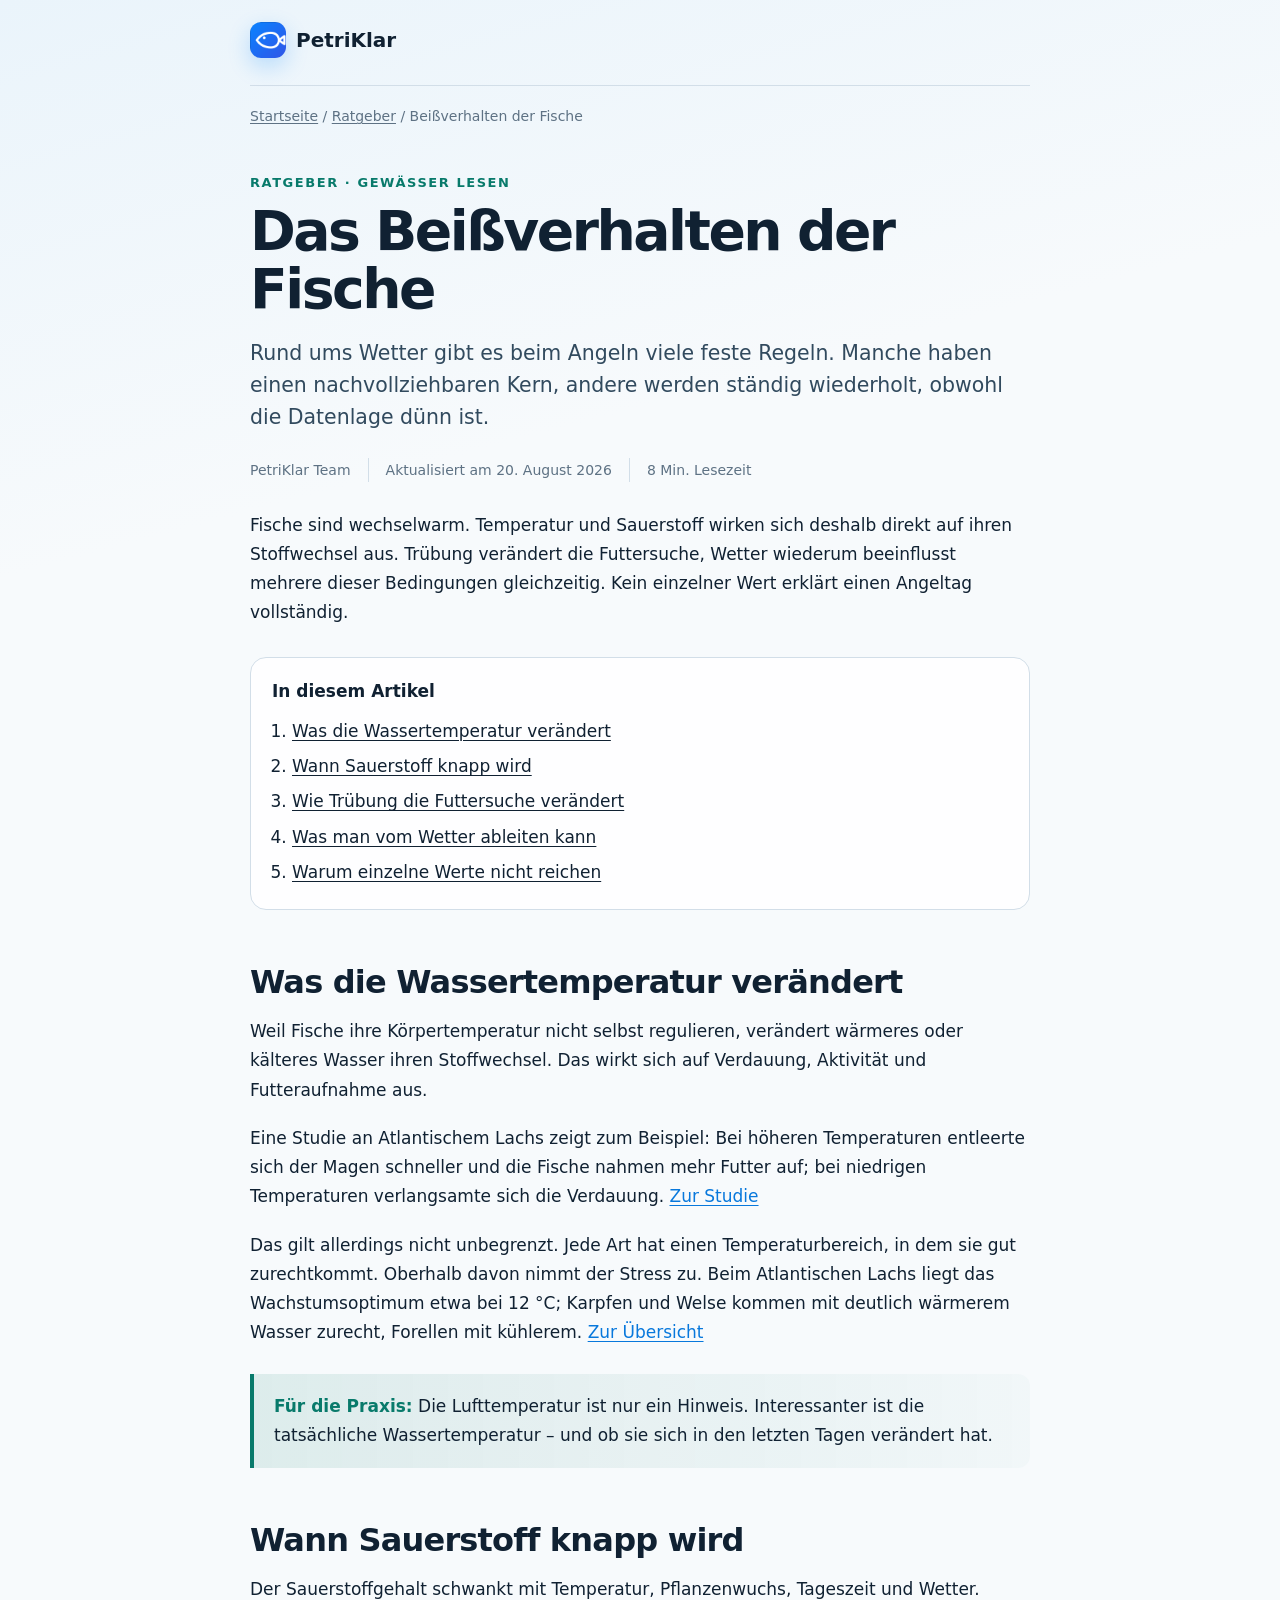
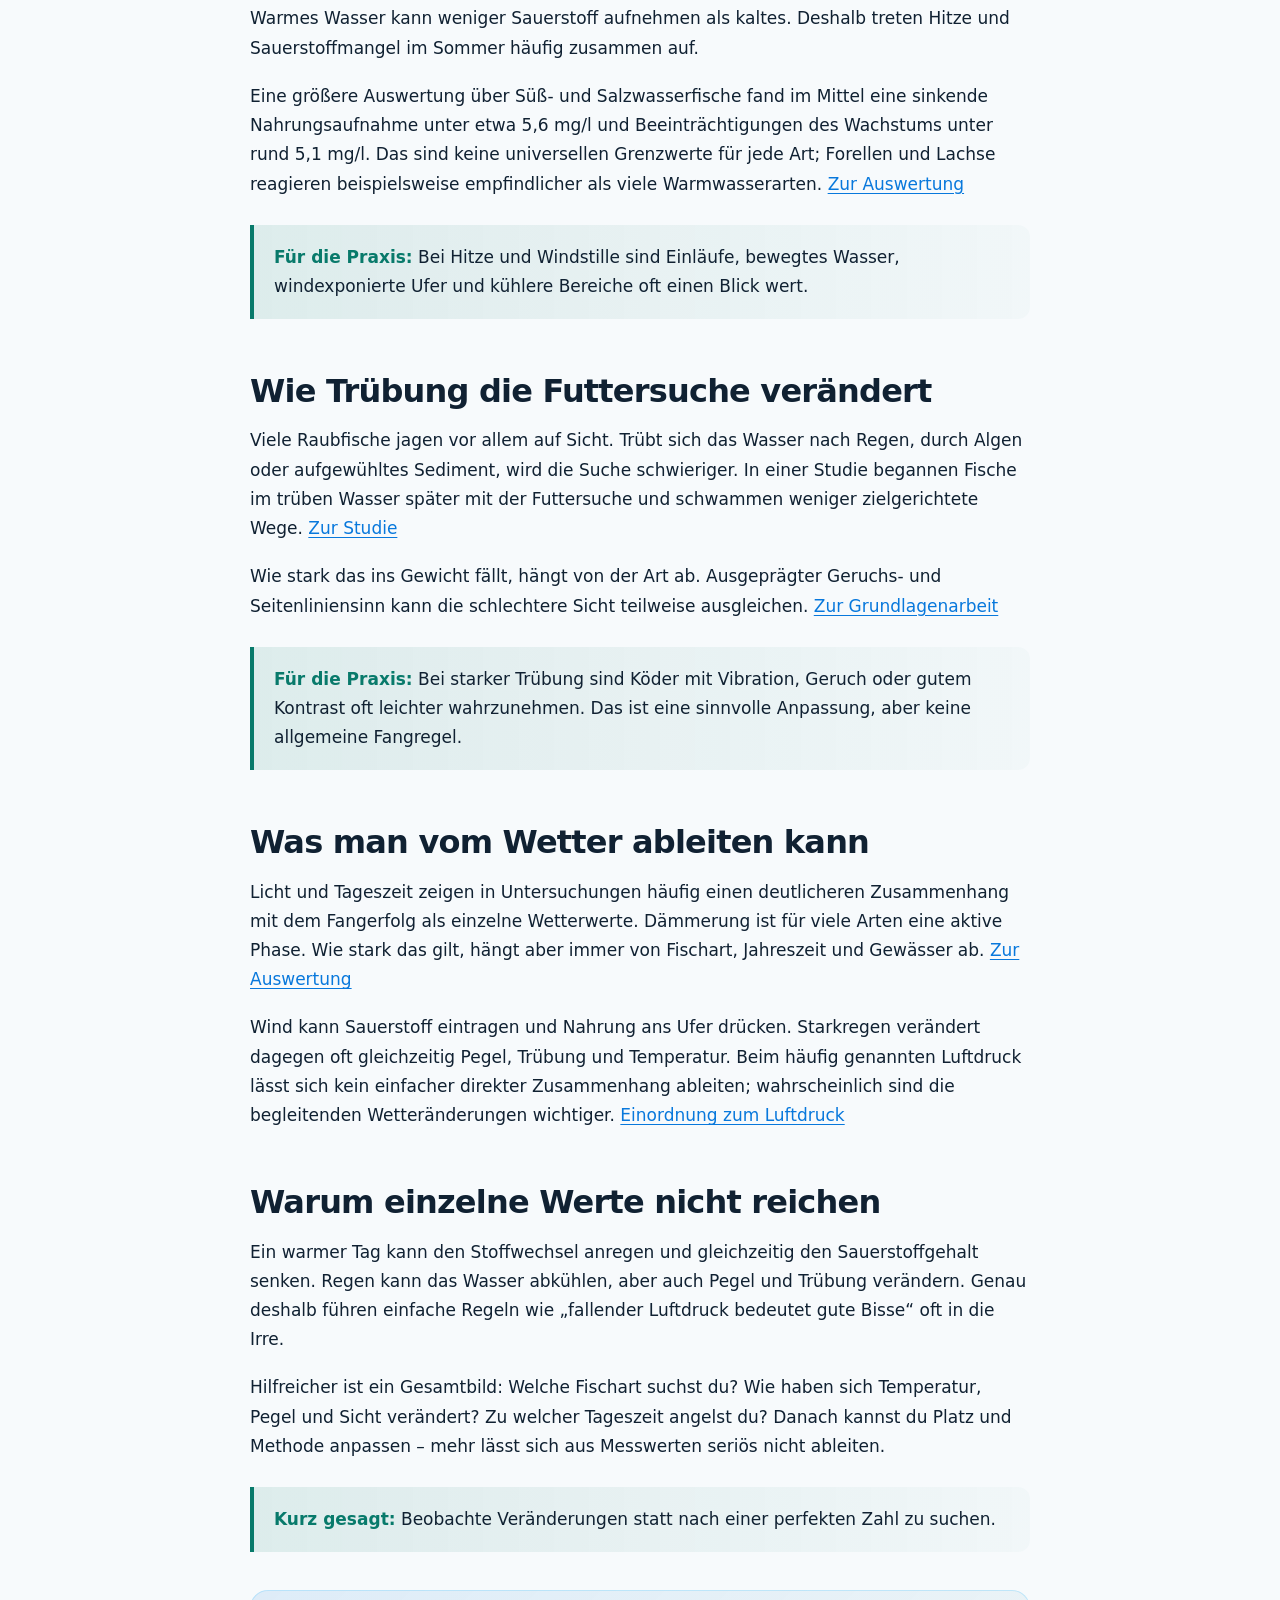
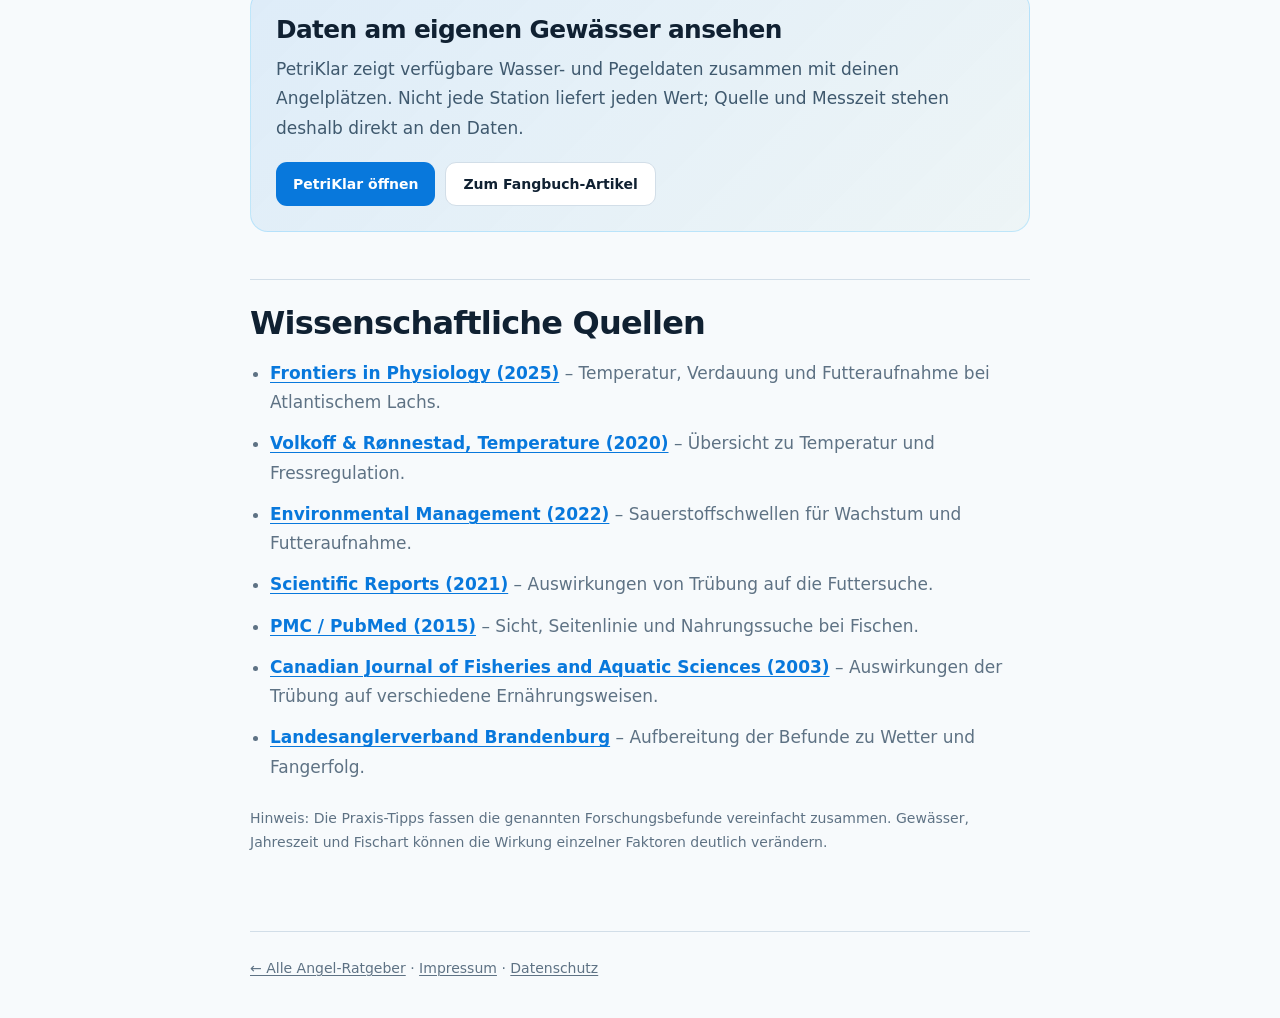
<file: ratgeber/beissverhalten-der-fische.html>
<!doctype html>
<html lang="de">
<head>
  <meta charset="utf-8">
  <meta name="viewport" content="width=device-width,initial-scale=1,viewport-fit=cover">
  <meta name="theme-color" content="#071019">
  <meta name="robots" content="index,follow,max-image-preview:large,max-snippet:-1,max-video-preview:-1">
  <title>Beißverhalten der Fische: Wetter, Temperatur &amp; Sauerstoff | PetriKlar</title>
  <meta name="description" content="Was Wassertemperatur, Sauerstoff, Trübung und Wetter mit dem Beißverhalten der Fische zu tun haben – mit Quellen und praktischer Einordnung.">
  <link rel="canonical" href="https://www.petriklar.com/ratgeber/beissverhalten-der-fische.html">
  <link rel="icon" href="../assets/icons/favicon.svg" type="image/svg+xml" sizes="any">
  <link rel="apple-touch-icon" href="../assets/icons/apple-touch-icon.png">
  <meta property="og:type" content="article">
  <meta property="og:locale" content="de_DE">
  <meta property="og:site_name" content="PetriKlar">
  <meta property="og:title" content="Beißverhalten der Fische: Wetter, Temperatur &amp; Sauerstoff">
  <meta property="og:description" content="Wassertemperatur, Sauerstoff, Trübung und Wetter mit Quellen und praktischer Einordnung.">
  <meta property="og:url" content="https://www.petriklar.com/ratgeber/beissverhalten-der-fische.html">
  <meta property="article:published_time" content="2026-08-19">
  <meta property="article:modified_time" content="2026-08-20">
  <meta name="twitter:card" content="summary">
  <meta name="twitter:title" content="Beißverhalten der Fische: Wetter, Temperatur &amp; Sauerstoff">
  <meta name="twitter:description" content="Wassertemperatur, Sauerstoff, Trübung und Wetter mit Quellen und praktischer Einordnung.">
  <link rel="stylesheet" href="ratgeber.css?v=2">
  <script type="application/ld+json">
  {"@context":"https://schema.org","@type":"BlogPosting","headline":"Das Beißverhalten der Fische","description":"Was Wassertemperatur, Sauerstoff, Trübung und Wetter mit dem Fress- und Beißverhalten von Fischen zu tun haben.","inLanguage":"de-DE","datePublished":"2026-08-19","dateModified":"2026-08-20","author":{"@type":"Organization","name":"PetriKlar Team","url":"https://www.petriklar.com/ratgeber/"},"publisher":{"@type":"Organization","name":"PetriKlar","url":"https://www.petriklar.com/","logo":{"@type":"ImageObject","url":"https://www.petriklar.com/assets/icons/petriklar-512.png","width":512,"height":512}},"mainEntityOfPage":{"@type":"WebPage","@id":"https://www.petriklar.com/ratgeber/beissverhalten-der-fische.html"}}
  </script>
  <script type="application/ld+json">
  {"@context":"https://schema.org","@type":"BreadcrumbList","itemListElement":[{"@type":"ListItem","position":1,"name":"Startseite","item":"https://www.petriklar.com/"},{"@type":"ListItem","position":2,"name":"Ratgeber","item":"https://www.petriklar.com/ratgeber/"},{"@type":"ListItem","position":3,"name":"Beißverhalten der Fische","item":"https://www.petriklar.com/ratgeber/beissverhalten-der-fische.html"}]}
  </script>
</head>
<body>
  <header class="shell site-head"><a class="brand" href="../" aria-label="PetriKlar Startseite"><img src="../assets/icons/petriklar-192.png" alt="" width="36" height="36">PetriKlar</a></header>
  <main class="shell">
    <nav class="crumbs" aria-label="Brotkrümelnavigation"><a href="../">Startseite</a> <span aria-hidden="true">/</span> <a href="./">Ratgeber</a> <span aria-hidden="true">/</span> Beißverhalten der Fische</nav>
    <article>
      <p class="eyebrow">Ratgeber · Gewässer lesen</p>
      <h1>Das Beißverhalten der Fische</h1>
      <p class="lead">Rund ums Wetter gibt es beim Angeln viele feste Regeln. Manche haben einen nachvollziehbaren Kern, andere werden ständig wiederholt, obwohl die Datenlage dünn ist.</p>
      <div class="meta"><span>PetriKlar Team</span><span>Aktualisiert am <time datetime="2026-08-20">20. August 2026</time></span><span>8 Min. Lesezeit</span></div>
      <p>Fische sind wechselwarm. Temperatur und Sauerstoff wirken sich deshalb direkt auf ihren Stoffwechsel aus. Trübung verändert die Futtersuche, Wetter wiederum beeinflusst mehrere dieser Bedingungen gleichzeitig. Kein einzelner Wert erklärt einen Angeltag vollständig.</p>
      <nav class="summary" aria-label="Inhaltsverzeichnis"><strong>In diesem Artikel</strong><ol><li><a href="#temperatur">Was die Wassertemperatur verändert</a></li><li><a href="#sauerstoff">Wann Sauerstoff knapp wird</a></li><li><a href="#truebung">Wie Trübung die Futtersuche verändert</a></li><li><a href="#wetter">Was man vom Wetter ableiten kann</a></li><li><a href="#zusammenspiel">Warum einzelne Werte nicht reichen</a></li></ol></nav>
      <section id="temperatur"><h2>Was die Wassertemperatur verändert</h2><p>Weil Fische ihre Körpertemperatur nicht selbst regulieren, verändert wärmeres oder kälteres Wasser ihren Stoffwechsel. Das wirkt sich auf Verdauung, Aktivität und Futteraufnahme aus.</p><p>Eine Studie an Atlantischem Lachs zeigt zum Beispiel: Bei höheren Temperaturen entleerte sich der Magen schneller und die Fische nahmen mehr Futter auf; bei niedrigen Temperaturen verlangsamte sich die Verdauung. <a href="https://www.frontiersin.org/journals/physiology/articles/10.3389/fphys.2025.1646208/pdf" target="_blank" rel="noopener noreferrer">Zur Studie</a></p><p>Das gilt allerdings nicht unbegrenzt. Jede Art hat einen Temperaturbereich, in dem sie gut zurechtkommt. Oberhalb davon nimmt der Stress zu. Beim Atlantischen Lachs liegt das Wachstumsoptimum etwa bei 12 °C; Karpfen und Welse kommen mit deutlich wärmerem Wasser zurecht, Forellen mit kühlerem. <a href="https://www.tandfonline.com/doi/full/10.1080/23328940.2020.1765950" target="_blank" rel="noopener noreferrer">Zur Übersicht</a></p><aside class="tip"><strong>Für die Praxis:</strong> Die Lufttemperatur ist nur ein Hinweis. Interessanter ist die tatsächliche Wassertemperatur – und ob sie sich in den letzten Tagen verändert hat.</aside></section>
      <section id="sauerstoff"><h2>Wann Sauerstoff knapp wird</h2><p>Der Sauerstoffgehalt schwankt mit Temperatur, Pflanzenwuchs, Tageszeit und Wetter. Warmes Wasser kann weniger Sauerstoff aufnehmen als kaltes. Deshalb treten Hitze und Sauerstoffmangel im Sommer häufig zusammen auf.</p><p>Eine größere Auswertung über Süß- und Salzwasserfische fand im Mittel eine sinkende Nahrungsaufnahme unter etwa 5,6 mg/l und Beeinträchtigungen des Wachstums unter rund 5,1 mg/l. Das sind keine universellen Grenzwerte für jede Art; Forellen und Lachse reagieren beispielsweise empfindlicher als viele Warmwasserarten. <a href="https://link.springer.com/article/10.1007/s00267-022-01678-9" target="_blank" rel="noopener noreferrer">Zur Auswertung</a></p><aside class="tip"><strong>Für die Praxis:</strong> Bei Hitze und Windstille sind Einläufe, bewegtes Wasser, windexponierte Ufer und kühlere Bereiche oft einen Blick wert.</aside></section>
      <section id="truebung"><h2>Wie Trübung die Futtersuche verändert</h2><p>Viele Raubfische jagen vor allem auf Sicht. Trübt sich das Wasser nach Regen, durch Algen oder aufgewühltes Sediment, wird die Suche schwieriger. In einer Studie begannen Fische im trüben Wasser später mit der Futtersuche und schwammen weniger zielgerichtete Wege. <a href="https://www.nature.com/articles/s41598-021-84814-5" target="_blank" rel="noopener noreferrer">Zur Studie</a></p><p>Wie stark das ins Gewicht fällt, hängt von der Art ab. Ausgeprägter Geruchs- und Seitenliniensinn kann die schlechtere Sicht teilweise ausgleichen. <a href="https://pmc.ncbi.nlm.nih.gov/articles/PMC4579029/" target="_blank" rel="noopener noreferrer">Zur Grundlagenarbeit</a></p><aside class="tip"><strong>Für die Praxis:</strong> Bei starker Trübung sind Köder mit Vibration, Geruch oder gutem Kontrast oft leichter wahrzunehmen. Das ist eine sinnvolle Anpassung, aber keine allgemeine Fangregel.</aside></section>
      <section id="wetter"><h2>Was man vom Wetter ableiten kann</h2><p>Licht und Tageszeit zeigen in Untersuchungen häufig einen deutlicheren Zusammenhang mit dem Fangerfolg als einzelne Wetterwerte. Dämmerung ist für viele Arten eine aktive Phase. Wie stark das gilt, hängt aber immer von Fischart, Jahreszeit und Gewässer ab. <a href="https://www.lavb.de/aus-der-fischereiforschung-beeinflusst-das-wetter-den-fangerfolg/" target="_blank" rel="noopener noreferrer">Zur Auswertung</a></p><p>Wind kann Sauerstoff eintragen und Nahrung ans Ufer drücken. Starkregen verändert dagegen oft gleichzeitig Pegel, Trübung und Temperatur. Beim häufig genannten Luftdruck lässt sich kein einfacher direkter Zusammenhang ableiten; wahrscheinlich sind die begleitenden Wetteränderungen wichtiger. <a href="https://activeanglingnz.com/2019/10/13/the-barometric-pressure-myth/" target="_blank" rel="noopener noreferrer">Einordnung zum Luftdruck</a></p></section>
      <section id="zusammenspiel"><h2>Warum einzelne Werte nicht reichen</h2><p>Ein warmer Tag kann den Stoffwechsel anregen und gleichzeitig den Sauerstoffgehalt senken. Regen kann das Wasser abkühlen, aber auch Pegel und Trübung verändern. Genau deshalb führen einfache Regeln wie „fallender Luftdruck bedeutet gute Bisse“ oft in die Irre.</p><p>Hilfreicher ist ein Gesamtbild: Welche Fischart suchst du? Wie haben sich Temperatur, Pegel und Sicht verändert? Zu welcher Tageszeit angelst du? Danach kannst du Platz und Methode anpassen – mehr lässt sich aus Messwerten seriös nicht ableiten.</p><aside class="tip"><strong>Kurz gesagt:</strong> Beobachte Veränderungen statt nach einer perfekten Zahl zu suchen.</aside></section>
      <aside class="app-cta"><h2>Daten am eigenen Gewässer ansehen</h2><p>PetriKlar zeigt verfügbare Wasser- und Pegeldaten zusammen mit deinen Angelplätzen. Nicht jede Station liefert jeden Wert; Quelle und Messzeit stehen deshalb direkt an den Daten.</p><div class="cta-actions"><a class="cta-button" href="../app.html">PetriKlar öffnen</a><a class="cta-button secondary" href="angel-app-digitales-fangbuch.html">Zum Fangbuch-Artikel</a></div></aside>
      <section class="sources" aria-labelledby="quellen"><h2 id="quellen">Wissenschaftliche Quellen</h2><ul><li><a href="https://www.frontiersin.org/journals/physiology/articles/10.3389/fphys.2025.1646208/pdf" target="_blank" rel="noopener noreferrer">Frontiers in Physiology (2025)</a> – Temperatur, Verdauung und Futteraufnahme bei Atlantischem Lachs.</li><li><a href="https://www.tandfonline.com/doi/full/10.1080/23328940.2020.1765950" target="_blank" rel="noopener noreferrer">Volkoff &amp; Rønnestad, Temperature (2020)</a> – Übersicht zu Temperatur und Fressregulation.</li><li><a href="https://link.springer.com/article/10.1007/s00267-022-01678-9" target="_blank" rel="noopener noreferrer">Environmental Management (2022)</a> – Sauerstoffschwellen für Wachstum und Futteraufnahme.</li><li><a href="https://www.nature.com/articles/s41598-021-84814-5" target="_blank" rel="noopener noreferrer">Scientific Reports (2021)</a> – Auswirkungen von Trübung auf die Futtersuche.</li><li><a href="https://pmc.ncbi.nlm.nih.gov/articles/PMC4579029/" target="_blank" rel="noopener noreferrer">PMC / PubMed (2015)</a> – Sicht, Seitenlinie und Nahrungssuche bei Fischen.</li><li><a href="https://cdnsciencepub.com/doi/10.1139/f03-123" target="_blank" rel="noopener noreferrer">Canadian Journal of Fisheries and Aquatic Sciences (2003)</a> – Auswirkungen der Trübung auf verschiedene Ernährungsweisen.</li><li><a href="https://www.lavb.de/aus-der-fischereiforschung-beeinflusst-das-wetter-den-fangerfolg/" target="_blank" rel="noopener noreferrer">Landesanglerverband Brandenburg</a> – Aufbereitung der Befunde zu Wetter und Fangerfolg.</li></ul><p class="notice">Hinweis: Die Praxis-Tipps fassen die genannten Forschungsbefunde vereinfacht zusammen. Gewässer, Jahreszeit und Fischart können die Wirkung einzelner Faktoren deutlich verändern.</p></section>
    </article>
  </main>
  <footer class="shell site-foot"><a href="./">← Alle Angel-Ratgeber</a> · <a href="../legal/impressum.html">Impressum</a> · <a href="../legal/datenschutz.html">Datenschutz</a></footer>
</body>
</html>
</file>
<file: landing.css>
:root{
  color-scheme:dark;
  --bg:#05080d;
  --bg2:#08111a;
  --panel:#0d1620;
  --panel2:#111c27;
  --line:rgba(255,255,255,.11);
  --text:#f4f8fb;
  --muted:#98a7b6;
  --blue:#0a84ff;
  --cyan:#64d2ff;
  --green:#30d158;
  --radius:24px;
}
*{box-sizing:border-box}
html{scroll-behavior:smooth;scroll-padding-top:90px}
body{margin:0;background:var(--bg);color:var(--text);font-family:-apple-system,BlinkMacSystemFont,"SF Pro Display","Segoe UI",sans-serif;line-height:1.5;overflow-x:hidden}
a{color:inherit;text-decoration:none}
svg{fill:none;stroke:currentColor;stroke-width:1.8;stroke-linecap:round;stroke-linejoin:round}
.site-header{position:sticky;top:0;z-index:50;min-height:72px;display:flex;align-items:center;gap:32px;padding:12px max(24px,calc((100vw - 1180px)/2));border-bottom:1px solid rgba(255,255,255,.07);background:rgba(5,8,13,.78);backdrop-filter:blur(24px) saturate(150%);-webkit-backdrop-filter:blur(24px) saturate(150%)}
.brand{display:inline-flex;align-items:center;gap:11px;font-size:20px;font-weight:800;letter-spacing:-.04em;white-space:nowrap}.brand img{border-radius:13px;box-shadow:0 8px 24px rgba(10,132,255,.25)}
nav{display:flex;gap:28px;margin-left:auto}nav a{color:#b7c2cd;font-size:14px;font-weight:650;transition:color .2s}nav a:hover{color:#fff}
.header-cta{display:inline-flex;align-items:center;justify-content:center;min-height:40px;padding:0 18px;border-radius:12px;background:#fff;color:#071018;font-size:14px;font-weight:800}
.hero{position:relative;max-width:1240px;min-height:720px;display:grid;grid-template-columns:minmax(0,1fr) minmax(420px,.88fr);align-items:center;gap:72px;margin:0 auto;padding:90px 30px 100px}
.hero:before{content:"";position:absolute;width:650px;height:650px;left:-420px;top:-100px;border-radius:50%;background:rgba(10,132,255,.12);filter:blur(90px);pointer-events:none}
.eyebrow{display:flex;align-items:center;gap:9px;color:var(--cyan);font-size:12px;font-weight:800;letter-spacing:.11em;text-transform:uppercase}.eyebrow span{width:7px;height:7px;border-radius:50%;background:var(--cyan);box-shadow:0 0 16px var(--cyan)}
h1{max-width:720px;margin:22px 0 24px;font-size:clamp(3.4rem,6vw,6.15rem);line-height:.95;letter-spacing:-.075em;font-weight:820}h1 strong{color:var(--cyan);font-weight:inherit}
.hero-lead{max-width:650px;margin:0;color:#acbac7;font-size:clamp(1.08rem,1.6vw,1.28rem);line-height:1.65}
.hero-actions{display:flex;align-items:center;gap:13px;margin-top:34px}.button{min-height:52px;display:inline-flex;align-items:center;justify-content:center;gap:8px;padding:0 22px;border:1px solid var(--line);border-radius:15px;font-size:15px;font-weight:800;transition:transform .2s,background .2s,border-color .2s}.button svg{width:18px;height:18px}.button:hover{transform:translateY(-2px)}.button.primary{border-color:transparent;background:var(--blue);box-shadow:0 14px 38px rgba(10,132,255,.28)}.button.primary:hover{background:#2696ff}.button.secondary{background:rgba(255,255,255,.055)}.button.secondary:hover{background:rgba(255,255,255,.1);border-color:rgba(255,255,255,.2)}
.hero-note{display:flex;align-items:center;gap:8px;margin:21px 0 0;color:#778898;font-size:12px}.hero-note svg{width:17px;height:17px;color:var(--green)}
.hero-demo{position:relative;display:flex;justify-content:center}.demo-glow{position:absolute;inset:12% 0;background:rgba(10,132,255,.24);filter:blur(70px);border-radius:50%}
.app-window{position:relative;width:min(100%,500px);overflow:hidden;border:1px solid rgba(255,255,255,.16);border-radius:30px;background:linear-gradient(160deg,rgba(17,28,39,.98),rgba(7,12,18,.98));box-shadow:0 38px 100px rgba(0,0,0,.55),inset 0 1px rgba(255,255,255,.06);transform:none}
.window-head{height:68px;display:flex;align-items:center;justify-content:space-between;padding:13px 17px;border-bottom:1px solid rgba(255,255,255,.07)}.mini-brand{display:flex;align-items:center;gap:9px;font-size:14px;font-weight:800}.mini-brand img{border-radius:10px}.account-dot{width:35px;height:35px;display:grid;place-items:center;border:1px solid var(--line);border-radius:11px;color:var(--cyan)}.account-dot svg{width:20px;height:20px}
.demo-label{padding:24px 22px 10px;color:#718293;font-size:10px;font-weight:800;letter-spacing:.13em}.spot-card{margin:0 15px 18px;padding:16px;border:1px solid rgba(255,255,255,.1);border-radius:20px;background:rgba(255,255,255,.035)}
.spot-top{display:grid;grid-template-columns:36px 1fr auto;align-items:center;gap:10px}.spot-top>div:nth-child(2){display:flex;flex-direction:column}.spot-top strong{font-size:14px}.spot-top span:not(.condition){color:#8393a3;font-size:10.5px}.pin{width:34px;height:34px;display:grid;place-items:center;border-radius:11px;background:rgba(48,209,88,.12);color:var(--green)}.pin svg{width:20px;height:20px}.condition{padding:5px 10px;border-radius:100px;font-size:10px;font-weight:800}.condition.good{background:rgba(48,209,88,.13);color:#67ed83}
.bite-card{display:flex;align-items:center;gap:12px;margin-top:16px;padding:14px;border:1px solid rgba(48,209,88,.22);border-radius:15px;background:linear-gradient(120deg,rgba(48,209,88,.1),rgba(10,132,255,.06))}.bite-icon{width:40px;height:40px;display:grid;place-items:center;border-radius:50%;background:rgba(48,209,88,.15);color:#66e985}.bite-icon svg{width:23px;height:23px}.bite-card>div:last-child{display:flex;flex-direction:column}.bite-card span,.bite-card small{color:#7f918e;font-size:9.5px}.bite-card strong{font-size:14px}
.sensor-grid{display:grid;grid-template-columns:repeat(3,1fr);gap:8px;margin-top:12px}.sensor-grid>div{min-width:0;padding:12px 10px;border-radius:13px;background:rgba(255,255,255,.045)}.sensor-grid span,.sensor-grid small{display:block;overflow:hidden;color:#738393;font-size:8.5px;text-overflow:ellipsis;white-space:nowrap}.sensor-grid strong{display:block;margin:3px 0;color:#e6f5ff;font-size:13px}
.demo-tabs{height:58px;display:flex;align-items:center;justify-content:space-around;border-top:1px solid rgba(255,255,255,.07);background:rgba(4,8,12,.72)}.demo-tabs span{width:45px;height:34px;display:grid;place-items:center;border-radius:10px;color:#596a79}.demo-tabs span.active{background:rgba(10,132,255,.15);color:var(--cyan)}.demo-tabs svg{width:20px;height:20px}
.trust-strip{max-width:1120px;display:grid;grid-template-columns:repeat(4,1fr);margin:0 auto;border-top:1px solid var(--line);border-bottom:1px solid var(--line)}.trust-strip>div{display:flex;align-items:center;justify-content:center;gap:10px;padding:25px 16px;color:#9daab6;font-size:13px;font-weight:650}.trust-strip>div+div{border-left:1px solid var(--line)}.trust-strip svg{width:21px;height:21px;color:var(--cyan)}
.section{max-width:1180px;margin:0 auto;padding:130px 30px}.section-head{max-width:700px}.section-head h2,.privacy-card h2,.final-cta h2{margin:18px 0 20px;font-size:clamp(2.5rem,5vw,4.4rem);line-height:1.03;letter-spacing:-.06em}.section-head>p{max-width:630px;color:var(--muted);font-size:17px;line-height:1.7}.section-head.centered{max-width:820px;margin:0 auto;text-align:center}.section-head.centered .eyebrow{justify-content:center}
.network-section{padding-bottom:90px}.network-head{max-width:860px}.network-head>p{max-width:790px}.network-panel{position:relative;overflow:hidden;margin-top:54px;padding:30px;border:1px solid rgba(100,210,255,.2);border-radius:32px;background:radial-gradient(circle at 50% 0,rgba(10,132,255,.15),transparent 45%),linear-gradient(145deg,rgba(17,28,39,.96),rgba(7,13,19,.98));box-shadow:0 32px 80px rgba(0,0,0,.28)}
.network-flow{display:grid;grid-template-columns:1fr 38px 1fr 38px 1fr 38px 1fr;align-items:center;gap:0}.network-flow>div{min-height:170px;display:flex;flex-direction:column;align-items:center;justify-content:center;padding:20px 13px;border:1px solid var(--line);border-radius:21px;background:rgba(255,255,255,.035);text-align:center}.network-flow>i{height:2px;background:linear-gradient(90deg,rgba(100,210,255,.15),var(--cyan),rgba(100,210,255,.15));box-shadow:0 0 12px rgba(100,210,255,.35)}.flow-icon{width:50px;height:50px;display:grid;place-items:center;margin-bottom:16px;border-radius:16px;background:rgba(10,132,255,.14);color:var(--cyan)}.flow-icon svg{width:26px;height:26px}.network-flow strong{font-size:14px}.network-flow small{max-width:180px;margin-top:7px;color:#7f91a2;font-size:11px;line-height:1.45}
.parameter-grid{display:grid;grid-template-columns:repeat(2,1fr);gap:11px;margin-top:20px}.parameter-grid article{display:flex;align-items:center;gap:14px;padding:17px 18px;border:1px solid rgba(255,255,255,.08);border-radius:16px;background:rgba(4,9,14,.45)}.parameter-grid article>div{display:flex;flex-direction:column}.parameter-grid strong{font-size:13px}.parameter-grid small{margin-top:3px;color:#758697;font-size:11px}.parameter-dot{flex:0 0 auto;width:13px;height:13px;border-radius:50%;box-shadow:0 0 14px currentColor}.parameter-dot.level{color:#9aa5b1;background:#9aa5b1}.parameter-dot.temperature{color:#f15b5b;background:#f15b5b}.parameter-dot.oxygen{color:#3b9cff;background:#3b9cff}.parameter-dot.turbidity{color:#a66a43;background:#a66a43}.network-note{margin:19px 4px 0;color:#6f8191;font-size:11px;line-height:1.55;text-align:center}
.feature-grid{display:grid;grid-template-columns:repeat(2,1fr);gap:17px;margin-top:56px}.feature{position:relative;min-height:330px;overflow:hidden;padding:34px;border:1px solid var(--line);border-radius:var(--radius);background:linear-gradient(145deg,rgba(17,28,39,.92),rgba(9,15,22,.94))}.feature-wide{grid-column:1/-1;min-height:360px}.feature-icon{width:48px;height:48px;display:grid;place-items:center;margin-bottom:24px;border:1px solid rgba(100,210,255,.22);border-radius:15px;background:rgba(10,132,255,.1);color:var(--cyan)}.feature-icon svg{width:25px;height:25px}.feature-kicker{color:#6f8395;font-size:10px;font-weight:800;letter-spacing:.14em}.feature h3{max-width:570px;margin:10px 0 13px;font-size:clamp(1.55rem,3vw,2.45rem);line-height:1.1;letter-spacing:-.045em}.feature p{max-width:600px;margin:0;color:var(--muted);font-size:15px;line-height:1.7}
.water-feature{display:grid;grid-template-columns:minmax(0,1fr) .7fr;align-items:center;padding:44px}.water-feature>div:nth-child(2){position:relative;z-index:2}.water-lines{position:absolute;right:-30px;bottom:-30px;width:48%;height:85%;display:flex;align-items:flex-end;gap:10px;opacity:.85;transform:skewX(-10deg)}.water-lines i{flex:1;min-width:20px;border-radius:10px 10px 0 0;background:linear-gradient(to top,rgba(10,132,255,.08),rgba(100,210,255,.65))}.water-lines i:nth-child(1){height:32%}.water-lines i:nth-child(2){height:48%}.water-lines i:nth-child(3){height:41%}.water-lines i:nth-child(4){height:67%}.water-lines i:nth-child(5){height:60%}.water-lines i:nth-child(6){height:82%}
.report-feature{display:grid;grid-template-columns:1fr .8fr;align-items:center;gap:50px}.report-sheet{width:270px;height:320px;justify-self:center;padding:28px 24px;border-radius:8px;background:#eef3f7;color:#162433;box-shadow:0 26px 60px rgba(0,0,0,.35);transform:rotate(3deg)}.report-sheet b{font-size:13px;letter-spacing:.12em}.report-sheet>span{display:block;height:7px;margin-top:15px;border-radius:4px;background:#c6d2dc}.report-sheet>span:nth-of-type(1){width:80%}.report-sheet>span:nth-of-type(2){width:55%}.report-sheet>div{display:grid;grid-template-columns:repeat(3,1fr);gap:7px;height:90px;margin:24px 0}.report-sheet i{border-radius:5px;background:#d4dee6}.report-sheet>span:nth-last-child(1){width:65%}
.steps-section{max-width:none;background:linear-gradient(180deg,transparent,rgba(10,132,255,.055),transparent)}.steps-section>.section-head,.steps{max-width:1120px}.steps-section>.section-head{margin-left:auto;margin-right:auto}.steps{display:grid;grid-template-columns:repeat(3,1fr);gap:16px;margin:55px auto 0}.steps article{position:relative;min-height:310px;padding:31px;border:1px solid var(--line);border-radius:var(--radius);background:rgba(12,21,30,.86)}.step-number{position:absolute;right:24px;top:17px;color:rgba(255,255,255,.07);font-size:54px;font-weight:900;letter-spacing:-.08em}.step-icon{width:52px;height:52px;display:grid;place-items:center;margin-bottom:45px;border-radius:16px;background:rgba(10,132,255,.13);color:var(--cyan)}.step-icon svg{width:26px;height:26px}.steps h3{margin:0 0 12px;font-size:21px;letter-spacing:-.035em}.steps p{margin:0;color:var(--muted);font-size:14px;line-height:1.65}
.privacy-section{padding-top:70px}.privacy-card{display:grid;grid-template-columns:160px 1fr;gap:35px;align-items:start;padding:60px;border:1px solid rgba(48,209,88,.2);border-radius:32px;background:radial-gradient(circle at 15% 20%,rgba(48,209,88,.12),transparent 35%),linear-gradient(145deg,#101b21,#091016)}.privacy-icon{width:125px;height:125px;display:grid;place-items:center;border:1px solid rgba(48,209,88,.3);border-radius:36px;background:rgba(48,209,88,.09);color:#63e67f}.privacy-icon svg{width:58px;height:58px}.privacy-card h2{font-size:clamp(2.3rem,4.5vw,4rem)}.privacy-card p{max-width:750px;color:var(--muted);font-size:16px;line-height:1.75}.privacy-card a{display:inline-flex;align-items:center;gap:6px;margin-top:15px;color:var(--cyan);font-size:14px;font-weight:750}.privacy-card a svg{width:17px;height:17px}
.final-cta{position:relative;min-height:560px;display:flex;flex-direction:column;align-items:center;justify-content:center;overflow:hidden;padding:90px 25px;text-align:center}.final-cta img{position:relative;border-radius:23px;box-shadow:0 16px 45px rgba(10,132,255,.35)}.final-cta h2{position:relative;margin-bottom:10px}.final-cta p{position:relative;margin:0 0 28px;color:var(--muted);font-size:17px}.final-cta .button{position:relative}.cta-rings{position:absolute;width:650px;height:650px;border:1px solid rgba(10,132,255,.12);border-radius:50%;box-shadow:0 0 0 80px rgba(10,132,255,.035),0 0 0 160px rgba(10,132,255,.025),inset 0 0 120px rgba(10,132,255,.08)}
footer{max-width:1120px;margin:0 auto;padding:45px 24px 35px;border-top:1px solid var(--line);text-align:center}.footer-brand{justify-content:center}.footer-brand img{border-radius:11px}footer>p{margin:13px 0 22px;color:#778898;font-size:13px}.footer-links{display:flex;justify-content:center;flex-wrap:wrap;gap:22px;margin-bottom:25px}.footer-links a{color:#a0afbd;font-size:13px}.footer-links a:hover{color:#fff}footer small{color:#596a78;font-size:11px}
@media(max-width:900px){
  .site-header{padding-left:18px;padding-right:18px}.site-header nav{display:none}.site-header .theme-toggle{margin-left:auto}.header-cta{margin-left:0}
  .hero{min-height:auto;grid-template-columns:1fr;gap:65px;padding-top:70px}.hero-copy{text-align:center}.hero-copy .eyebrow,.hero-note,.hero-actions{justify-content:center}.hero-lead{margin-left:auto;margin-right:auto}
  .hero-demo{max-width:560px;margin:0 auto}.app-window{transform:none}
  .trust-strip{grid-template-columns:repeat(2,1fr)}.trust-strip>div:nth-child(3){border-left:0;border-top:1px solid var(--line)}.trust-strip>div:nth-child(4){border-top:1px solid var(--line)}
  .network-flow{grid-template-columns:repeat(2,1fr);gap:12px}.network-flow>i{display:none}.network-flow>div{min-height:155px}.parameter-grid{grid-template-columns:1fr}
  .water-feature{grid-template-columns:1fr;padding:34px}.water-lines{width:44%;opacity:.35}.report-feature{grid-template-columns:1fr}.report-sheet{margin-top:20px}
  .steps{grid-template-columns:1fr}.steps article{min-height:230px}.step-icon{margin-bottom:30px}
  .privacy-card{grid-template-columns:1fr;padding:42px}.privacy-icon{width:90px;height:90px;border-radius:26px}.privacy-icon svg{width:42px;height:42px}
}
@media(max-width:620px){
  .site-header{min-height:64px}.brand{font-size:18px}.brand img{width:40px;height:40px}.header-cta{min-height:38px;padding:0 14px}
  .hero{padding:58px 18px 75px}.hero h1{font-size:clamp(3.05rem,15vw,4.5rem)}.hero-actions{flex-direction:column;align-items:stretch}.hero-actions .button{width:100%}.hero-note{align-items:flex-start;text-align:left}
  .app-window{border-radius:24px}.sensor-grid{grid-template-columns:1fr}.sensor-grid>div{display:grid;grid-template-columns:1fr auto;align-items:center}.sensor-grid small{grid-column:1/-1}.sensor-grid strong{grid-column:2;grid-row:1;margin:0}.spot-top{grid-template-columns:36px 1fr}.condition{grid-column:2;justify-self:start}.bite-card{align-items:flex-start}
  .trust-strip>div{min-height:78px;flex-direction:column;gap:6px;padding:14px 8px;text-align:center;font-size:11px}
  .network-section{padding-bottom:55px}.network-panel{margin-top:38px;padding:18px;border-radius:24px}.network-flow{grid-template-columns:1fr}.network-flow>div{min-height:135px}.parameter-grid article{align-items:flex-start;padding:15px}.parameter-grid small{line-height:1.45}
  .section{padding:95px 18px}.section-head h2,.privacy-card h2,.final-cta h2{font-size:2.65rem}.feature-grid{grid-template-columns:1fr}.feature,.feature-wide{grid-column:auto;min-height:auto;padding:27px}.water-feature{min-height:390px}.water-lines{width:62%;height:45%}.report-sheet{width:220px;height:270px}
  .privacy-section{padding-top:45px}.privacy-card{padding:30px 24px;border-radius:25px}.final-cta{min-height:510px}.footer-links{gap:14px}
}
@media(prefers-reduced-motion:reduce){html{scroll-behavior:auto}.button{transition:none}}

/* Theme control and light appearance */
.theme-toggle{flex:0 0 auto;width:40px;height:40px;display:inline-flex;align-items:center;justify-content:center;padding:0;border:1px solid var(--line);border-radius:12px;background:rgba(255,255,255,.055);color:var(--text);font:700 21px/1 -apple-system,BlinkMacSystemFont,"Segoe UI",sans-serif;cursor:pointer;transition:transform 120ms cubic-bezier(.23,1,.32,1),background-color 180ms ease,border-color 180ms ease}
.theme-toggle:active{transform:scale(.95)}.theme-toggle:focus-visible{outline:3px solid rgba(100,210,255,.45);outline-offset:2px}
.theme-toggle[aria-pressed="true"]{border-color:rgba(100,210,255,.32);background:rgba(10,132,255,.14);color:var(--cyan)}

html[data-theme="light"]{
  color-scheme:light;
  --bg:#f5f7fb;--bg2:#eaf0f6;--panel:#fff;--panel2:#f2f6fa;
  --line:rgba(18,39,58,.13);--text:#102132;--muted:#5f7080;--blue:#0878dc;--cyan:#0878dc;--green:#16883b;
}
html[data-theme="light"] body{background:linear-gradient(180deg,#fbfdff,#f2f6fa);color:var(--text)}
html[data-theme="light"] .site-header{border-bottom-color:rgba(18,39,58,.1);background:rgba(250,252,255,.84);box-shadow:0 8px 30px rgba(39,69,91,.06)}
html[data-theme="light"] .site-header nav a{color:#536575}html[data-theme="light"] .site-header nav a:hover{color:#102132}
html[data-theme="light"] .header-cta{background:#102132;color:#fff}
html[data-theme="light"] .theme-toggle{background:#fff;color:#26394b;box-shadow:0 4px 16px rgba(39,69,91,.08)}
html[data-theme="light"] .hero:before{background:rgba(10,132,255,.09)}
html[data-theme="light"] .hero-lead,html[data-theme="light"] .hero-note,html[data-theme="light"] footer>p{color:#607486}
html[data-theme="light"] .button.secondary{background:#fff;box-shadow:0 8px 24px rgba(39,69,91,.08)}
html[data-theme="light"] .app-window{border-color:rgba(18,39,58,.16);background:linear-gradient(160deg,#fff,#edf3f8);box-shadow:0 34px 80px rgba(39,69,91,.2),inset 0 1px #fff}
html[data-theme="light"] .window-head,html[data-theme="light"] .demo-tabs{border-color:rgba(18,39,58,.1);background:rgba(242,246,250,.88)}
html[data-theme="light"] .spot-card,html[data-theme="light"] .sensor-grid>div{border-color:rgba(18,39,58,.1);background:rgba(18,39,58,.045)}
html[data-theme="light"] .spot-top span:not(.condition),html[data-theme="light"] .bite-card span,html[data-theme="light"] .bite-card small,html[data-theme="light"] .sensor-grid span,html[data-theme="light"] .sensor-grid small,html[data-theme="light"] .demo-label{color:#667b8d}
html[data-theme="light"] .sensor-grid strong{color:#102132}
html[data-theme="light"] .trust-strip>div{color:#526576}html[data-theme="light"] .trust-strip>div+div{border-color:var(--line)}
html[data-theme="light"] .network-panel,html[data-theme="light"] .feature,html[data-theme="light"] .steps article{border-color:var(--line);background:linear-gradient(145deg,#fff,#f2f6fa);box-shadow:0 20px 55px rgba(39,69,91,.08)}
html[data-theme="light"] .network-flow>div,html[data-theme="light"] .parameter-grid article{border-color:var(--line);background:rgba(18,39,58,.035)}
html[data-theme="light"] .network-flow small,html[data-theme="light"] .parameter-grid small,html[data-theme="light"] .feature-kicker,html[data-theme="light"] .network-note{color:#66798a}
html[data-theme="light"] .steps-section{background:linear-gradient(180deg,transparent,rgba(10,132,255,.045),transparent)}
html[data-theme="light"] .step-number{color:rgba(16,33,50,.08)}
html[data-theme="light"] .privacy-card{border-color:rgba(22,136,59,.2);background:radial-gradient(circle at 15% 20%,rgba(48,209,88,.1),transparent 35%),linear-gradient(145deg,#fff,#edf7f1)}
html[data-theme="light"] .footer-links a{color:#526576}html[data-theme="light"] footer small{color:#718293}

@media (hover:hover) and (pointer:fine){.theme-toggle:hover{background:rgba(255,255,255,.1)}html[data-theme="light"] .theme-toggle:hover{background:#edf3f8}}
@media(max-width:620px){.site-header{gap:10px}.theme-toggle{width:38px;height:38px;border-radius:11px}.header-cta{margin-left:0;white-space:nowrap}}

/* Editorial guide cards */
.guide-section{padding-top:80px}.home-guide-grid{display:grid;grid-template-columns:repeat(2,minmax(0,1fr));gap:18px;margin-top:48px}.home-guide-card{position:relative;display:flex;min-height:300px;overflow:hidden;border:1px solid var(--line);border-radius:var(--radius);background:rgba(12,21,30,.86);transition:transform 180ms cubic-bezier(.23,1,.32,1),border-color 180ms ease,box-shadow 180ms ease}.home-guide-card::before{content:"";position:absolute;top:0;left:30px;width:48px;height:3px;border-radius:0 0 999px 999px;background:var(--cyan)}.home-guide-copy{display:flex;flex:1;flex-direction:column;padding:38px 30px 30px}.home-guide-copy>span{color:var(--cyan);font-size:11px;font-weight:800;letter-spacing:.1em;text-transform:uppercase}.home-guide-copy h3{margin:14px 0 13px;font-size:clamp(1.5rem,2.5vw,2rem);line-height:1.14;letter-spacing:-.04em}.home-guide-copy h3 a:focus-visible,.guide-link:focus-visible{outline:3px solid rgba(100,210,255,.42);outline-offset:4px}.home-guide-copy p{margin:0;color:var(--muted);font-size:15px;line-height:1.65}.guide-link{display:inline-flex;align-items:center;gap:7px;margin-top:auto;padding-top:28px;color:var(--cyan);font-size:14px;font-weight:800}.guide-link span{transition:transform 180ms cubic-bezier(.23,1,.32,1)}
html[data-theme="light"] .home-guide-card{border-color:var(--line);background:linear-gradient(145deg,#fff,#f2f6fa);box-shadow:0 20px 55px rgba(39,69,91,.08)}
@media (hover:hover) and (pointer:fine){.home-guide-card:hover{transform:translateY(-3px);border-color:rgba(100,210,255,.3);box-shadow:0 24px 70px rgba(0,0,0,.2)}.guide-link:hover span{transform:translateX(3px)}}
@media(max-width:900px){.home-guide-grid{grid-template-columns:1fr}}
@media(max-width:620px){.guide-section{padding-top:65px}.home-guide-grid{margin-top:36px}.home-guide-copy{padding:23px 22px 25px}}
@media(prefers-reduced-motion:reduce){.home-guide-card,.guide-link span{transition:none}}
</file>
<file: ratgeber/ratgeber.css>
:root{
  color-scheme:dark;
  --bg:#071019;--surface:#101d2a;--surface2:#16283a;--line:#294158;
  --text:#edf5fb;--muted:#aabdd0;--blue:#58c8ff;--teal:#56dfca;--gold:#f7c65c;--max:780px;
}
*{box-sizing:border-box}
html{scroll-behavior:smooth;scroll-padding-top:1.5rem}
body{margin:0;background:linear-gradient(165deg,#0d2133 0,#071019 35rem);color:var(--text);font:17px/1.72 system-ui,-apple-system,BlinkMacSystemFont,"Segoe UI",sans-serif}
a{color:var(--blue);text-decoration-thickness:.08em;text-underline-offset:.16em}
a:hover{color:#b5ecff}
img{max-width:100%;height:auto}
.shell{width:min(calc(100% - 32px),var(--max));margin:auto}
.site-head{padding:22px 0 18px;border-bottom:1px solid var(--line)}
.brand{display:inline-flex;align-items:center;gap:10px;color:var(--text);font-size:20px;font-weight:800;text-decoration:none}
.brand img{width:36px;height:36px;border-radius:11px;box-shadow:0 8px 22px rgba(10,132,255,.24)}
.crumbs{padding:18px 0;color:var(--muted);font-size:14px}
.crumbs a{color:var(--muted)}
main{padding-bottom:52px}
.eyebrow{margin:26px 0 8px;color:var(--teal);font-size:13px;font-weight:750;letter-spacing:.12em;text-transform:uppercase}
h1{margin:0 0 18px;font-size:clamp(2rem,7vw,3.45rem);line-height:1.05;letter-spacing:-.045em}
h2{margin:54px 0 16px;font-size:clamp(1.45rem,4vw,2rem);line-height:1.16;letter-spacing:-.025em}
h3{margin:28px 0 8px;font-size:1.2rem;line-height:1.25}
p{margin:0 0 19px}
.lead{color:#d8e7f3;font-size:clamp(1.1rem,2.8vw,1.28rem);line-height:1.58}
.meta{display:flex;flex-wrap:wrap;gap:10px 17px;margin:24px 0 29px;color:var(--muted);font-size:14px}
.meta span+span{border-left:1px solid var(--line);padding-left:17px}
.summary{margin:29px 0 34px;padding:19px 21px;border:1px solid var(--line);border-radius:16px;background:rgba(16,29,42,.9)}
.summary strong{display:block;margin-bottom:8px}
.summary ol{margin:0;padding-left:20px}
.summary li{padding:3px 0}
.summary a{color:var(--text)}
.tip{margin:26px 0;padding:18px 20px;border-left:4px solid var(--teal);border-radius:0 12px 12px 0;background:linear-gradient(90deg,rgba(86,223,202,.12),rgba(86,223,202,.035))}
.tip strong{color:var(--teal)}
.checklist{margin:24px 0;padding:0;list-style:none}
.checklist li{position:relative;margin:0 0 10px;padding:13px 15px 13px 44px;border:1px solid var(--line);border-radius:12px;background:rgba(16,29,42,.72)}
.checklist li::before{content:"✓";position:absolute;left:15px;top:12px;color:var(--teal);font-weight:900}
.app-cta{margin:38px 0;padding:25px;border:1px solid rgba(88,200,255,.3);border-radius:18px;background:linear-gradient(135deg,rgba(88,200,255,.13),rgba(86,223,202,.05))}
.app-cta h2{margin:0 0 10px;font-size:1.55rem}
.app-cta p{color:#cedfea}
.cta-actions{display:flex;flex-wrap:wrap;gap:10px;margin-top:18px}
.cta-button{display:inline-flex;align-items:center;justify-content:center;min-height:44px;padding:0 17px;border-radius:11px;background:var(--blue);color:#06131d;font-size:14px;font-weight:800;text-decoration:none}
.cta-button.secondary{border:1px solid var(--line);background:rgba(255,255,255,.05);color:var(--text)}
.sources{margin-top:47px;padding:25px 0 6px;border-top:1px solid var(--line)}
.sources h2{margin-top:0}
.sources ul{padding-left:20px}
.sources li{margin:0 0 12px;color:var(--muted)}
.sources a{font-weight:650}
.notice{margin-top:24px;color:var(--muted);font-size:14px}
.site-foot{padding:24px 0 38px;border-top:1px solid var(--line);color:var(--muted);font-size:14px}
.site-foot a{color:var(--muted)}

.collection{width:min(calc(100% - 32px),980px);padding-bottom:70px}
.collection-intro{max-width:760px;padding:42px 0 28px}
.collection-intro h1{margin-bottom:20px}
.guide-grid{display:grid;grid-template-columns:repeat(2,minmax(0,1fr));gap:18px}
.guide-card{position:relative;display:flex;min-width:0;min-height:260px;flex-direction:column;overflow:hidden;border:1px solid var(--line);border-radius:18px;background:rgba(16,29,42,.9);color:var(--text);text-decoration:none;transition:transform 160ms cubic-bezier(.23,1,.32,1),border-color 180ms ease,background-color 180ms ease}.guide-card::before{content:"";width:44px;height:3px;margin:25px 0 0 24px;border-radius:999px;background:var(--teal)}
.guide-card-copy{display:flex;flex:1;flex-direction:column;padding:18px 24px 24px}
.guide-card small{color:var(--teal);font-size:11px;font-weight:800;letter-spacing:.08em;text-transform:uppercase}
.guide-card strong{margin:8px 0;font-size:1.25rem;line-height:1.25}
.guide-card p{margin:0;color:var(--muted);font-size:14px;line-height:1.55}
.card-link{margin-top:auto;padding-top:22px;color:var(--blue);font-size:13px;font-weight:750}
.collection .app-cta{margin-top:28px}

@media (hover:hover) and (pointer:fine){.guide-card:hover{transform:translateY(-3px);border-color:rgba(88,200,255,.45);background:#132536}.cta-button:hover{color:#06131d}.cta-button.secondary:hover{color:var(--text);background:rgba(255,255,255,.1)}}
@media(max-width:650px){
  body{font-size:16px}.shell,.collection{width:min(calc(100% - 24px),var(--max))}.site-head{padding-top:14px}.crumbs{padding:14px 0}.eyebrow{margin-top:17px}.meta{margin:20px 0 24px}.meta span+span{border:0;padding-left:0}.summary{margin:25px 0 30px;padding:16px}h2{margin-top:42px}.tip{padding:16px}.sources{margin-top:38px}.guide-grid{grid-template-columns:1fr}.collection-intro{padding-top:30px}.app-cta{padding:20px}.cta-actions{flex-direction:column}.cta-button{width:100%}
}
@media(prefers-reduced-motion:reduce){html{scroll-behavior:auto}.guide-card{transition:none}}
@media(prefers-color-scheme:light){
  :root{color-scheme:light;--bg:#f5f8fb;--surface:#fff;--surface2:#edf3f8;--line:#d2dee8;--text:#102132;--muted:#5e7284;--blue:#0878dc;--teal:#087a6b}
  body{background:linear-gradient(165deg,#eaf4fb 0,#f7fafc 35rem)}
  a:hover{color:#065ba8}.lead{color:#314a5e}
  .summary,.checklist li,.guide-card{background:rgba(255,255,255,.9)}.tip{background:linear-gradient(90deg,rgba(8,122,107,.11),rgba(8,122,107,.025))}
  .app-cta{background:linear-gradient(135deg,rgba(8,120,220,.1),rgba(8,122,107,.04))}.app-cta p{color:#3f596e}.cta-button{color:#fff}.cta-button.secondary{background:#fff;color:var(--text)}
}
@media(prefers-color-scheme:light) and (hover:hover) and (pointer:fine){.guide-card:hover{background:#fff}.cta-button:hover{color:#fff}.cta-button.secondary:hover{color:var(--text);background:#edf3f8}}
</file>
<file: legal/legal.css>
:root{color-scheme:dark;--bg:#05070b;--card:#14171d;--card2:#1b1f27;--line:#303642;--text:#f5f7fb;--muted:#aab4c7;--blue:#0a84ff;--red:#ff6961}
.brand img{border-radius:12px;box-shadow:0 8px 24px rgba(10,132,255,.28)}.breadcrumbs{margin:0 0 24px;color:#778297;font-size:13px}.breadcrumbs a{color:#aab4c7;text-decoration:none}.breadcrumbs span{margin-left:5px}
*{box-sizing:border-box}html{background:var(--bg)}body{margin:0;background:radial-gradient(circle at 50% -10%,rgba(10,132,255,.18),transparent 28rem),var(--bg);color:var(--text);font:15.5px/1.65 system-ui,-apple-system,BlinkMacSystemFont,"SF Pro Text","Segoe UI",sans-serif;min-height:100vh}a{color:#64d2ff}a:hover{text-decoration:none}.sitehead{position:sticky;top:0;z-index:5;display:flex;align-items:center;justify-content:space-between;gap:18px;padding:14px max(18px,env(safe-area-inset-left));background:rgba(5,7,11,.82);border-bottom:1px solid rgba(255,255,255,.1);backdrop-filter:blur(22px);-webkit-backdrop-filter:blur(22px)}.brand{display:flex;align-items:center;gap:11px;color:#fff;text-decoration:none;font-weight:800;font-size:18px}.brand-icon{width:38px;height:38px;border-radius:12px;display:grid;place-items:center;background:linear-gradient(145deg,#0a84ff,#3156e8);box-shadow:0 8px 24px rgba(10,132,255,.28)}.brand-icon svg{width:23px;fill:none;stroke:#fff;stroke-width:2;stroke-linecap:round;stroke-linejoin:round}.sitehead nav{display:flex;gap:13px;flex-wrap:wrap}.sitehead nav a{color:var(--muted);text-decoration:none;font-size:13px}.legal-main{width:min(880px,calc(100% - 32px));margin:42px auto 80px}.eyebrow{color:#64d2ff;font-size:12px;font-weight:800;text-transform:uppercase;letter-spacing:.12em}.legal-main h1{font-size:clamp(32px,7vw,52px);line-height:1.05;letter-spacing:-.04em;margin:8px 0 14px}.lead{font-size:18px;color:var(--muted);max-width:720px}.legal-card,.legal-main section{margin:20px 0;padding:22px 24px;border:1px solid var(--line);border-radius:20px;background:linear-gradient(160deg,rgba(255,255,255,.035),transparent),var(--card)}.legal-main section h2,.legal-card h2{font-size:20px;margin:0 0 10px}.legal-main section h3{font-size:16px;margin:22px 0 6px}.legal-main p{margin:8px 0}.legal-main ul,.legal-main ol{padding-left:22px}.legal-main li{margin:5px 0}.draft-warning{border-color:rgba(255,105,97,.5)!important;background:rgba(255,105,97,.1)!important;color:#ffd0cd}.button{display:inline-flex;align-items:center;justify-content:center;min-height:44px;padding:10px 16px;border-radius:12px;background:var(--blue);color:white;text-decoration:none;font-weight:750;border:0;cursor:pointer}.button.secondary{background:var(--card2);border:1px solid var(--line)}.buttonrow{display:flex;flex-wrap:wrap;gap:10px;margin-top:18px}.steps{counter-reset:item;list-style:none;padding:0!important}.steps li{position:relative;padding:15px 15px 15px 54px;background:var(--card2);border:1px solid var(--line);border-radius:15px;margin:10px 0}.steps li:before{counter-increment:item;content:counter(item);position:absolute;left:14px;top:13px;width:28px;height:28px;border-radius:50%;display:grid;place-items:center;background:var(--blue);color:#fff;font-weight:800}.sitefoot{width:min(880px,calc(100% - 32px));margin:0 auto 28px;padding-top:18px;border-top:1px solid var(--line);color:#778297;font-size:12px}.legal-meta{color:#778297;font-size:13px}.contact-box{font-style:normal;background:var(--card2);padding:15px;border-radius:13px;margin:12px 0}.danger{color:#ff9b96}.checklist label{display:flex;gap:10px;align-items:flex-start;margin:9px 0}.checklist input{margin-top:6px}@media(max-width:640px){.sitehead{align-items:flex-start}.sitehead nav{justify-content:flex-end;gap:8px}.sitehead nav a:nth-child(-n+2){display:none}.legal-main{margin-top:28px}.legal-card,.legal-main section{padding:19px 17px;border-radius:17px}.buttonrow{flex-direction:column}.button{width:100%}}
</file>
